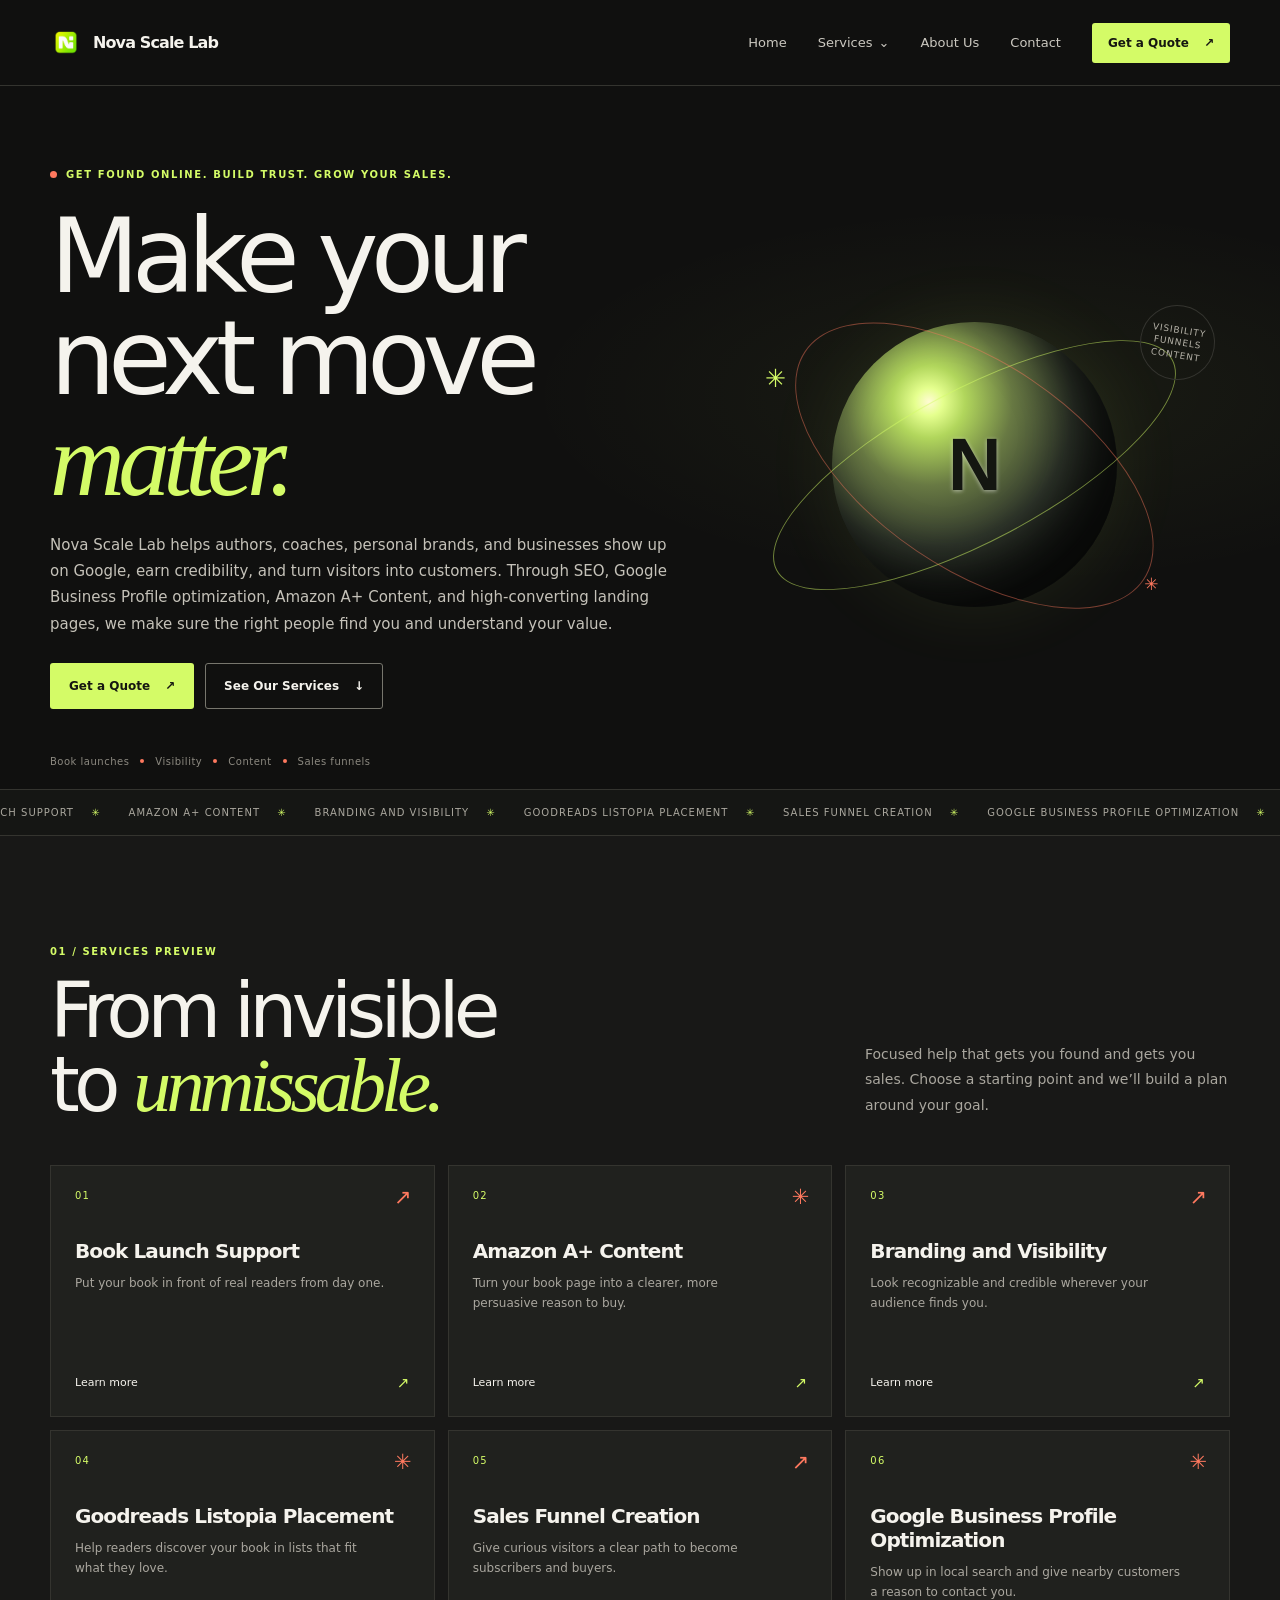
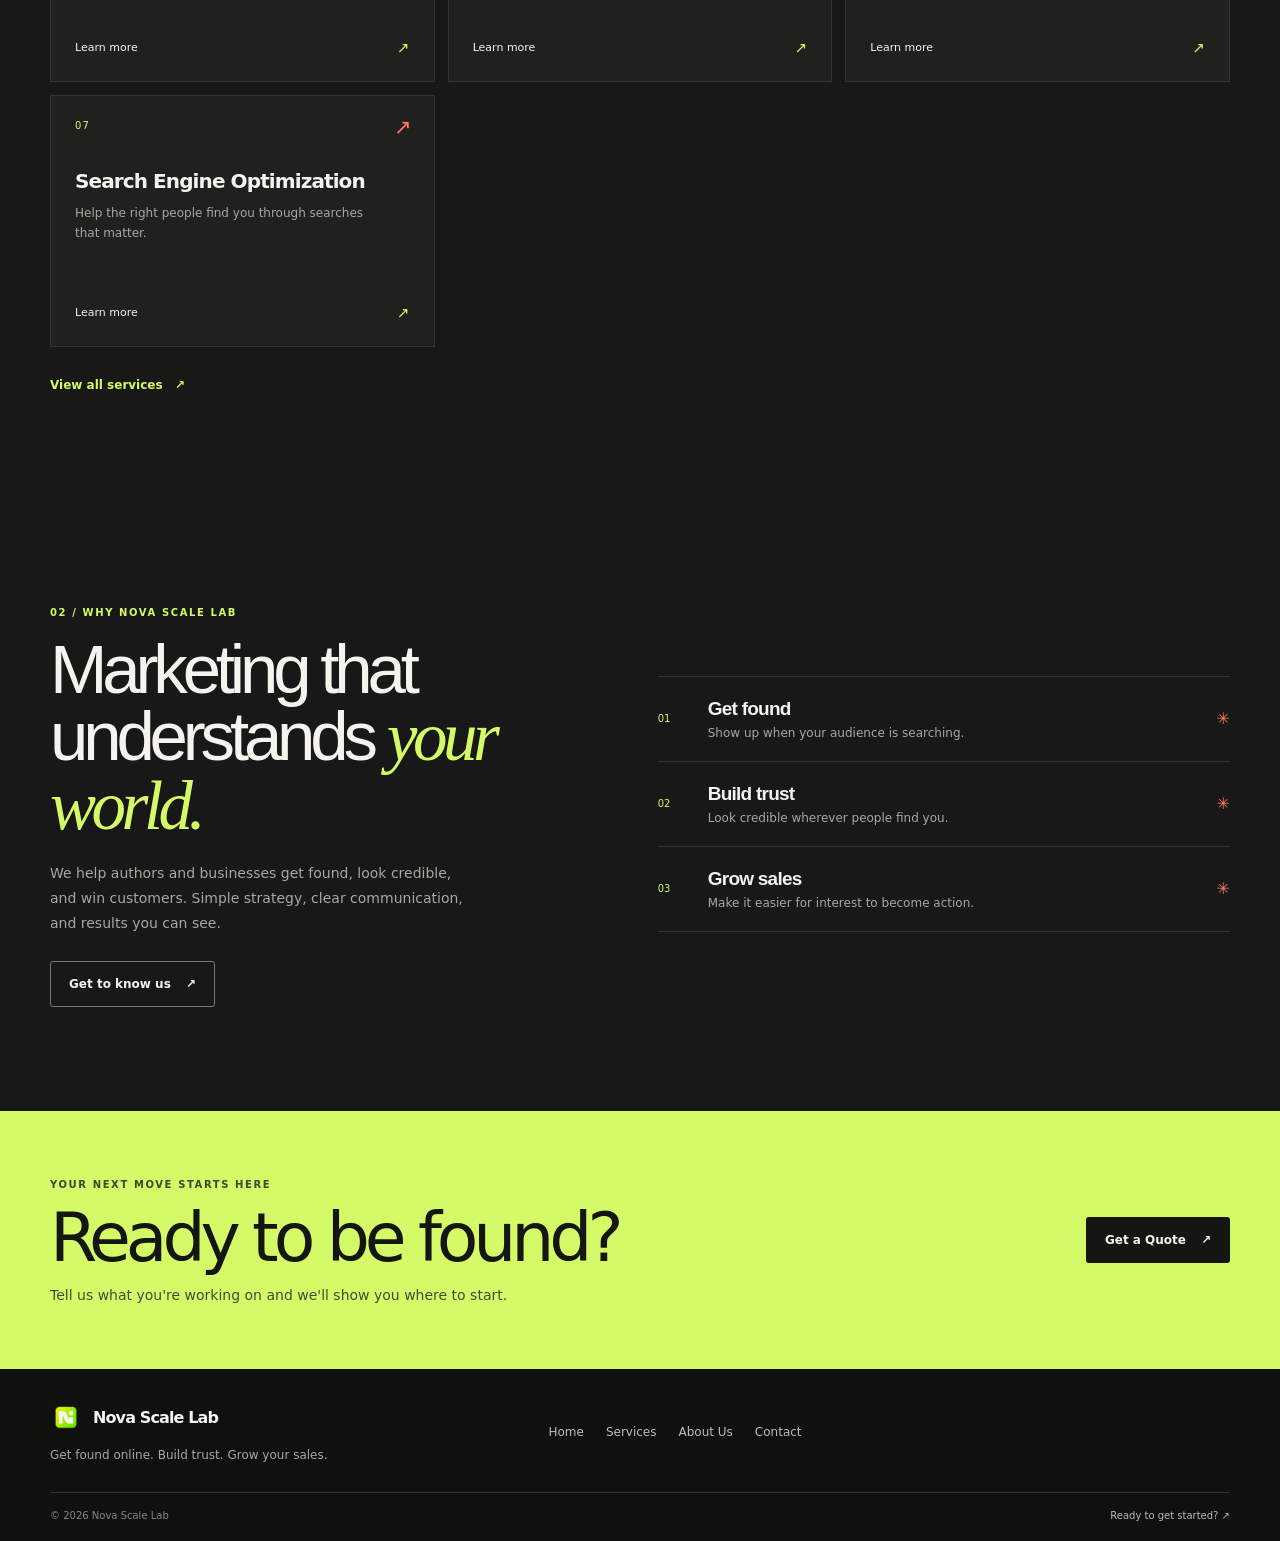
<file: index.html>
<!doctype html>
<html lang="en">
    <head>
        <meta charset="utf-8">
        <meta name="viewport" content="width=device-width, initial-scale=1">
        <meta name="theme-color" content="#10100f">
        <link rel="icon" type="image/png" href="favicon.png">
        <meta name="description" content="Get found online, build trust, and grow sales with Nova Scale Lab. SEO, book launch support, brand visibility, and digital growth services.">
        <title>Home | Nova Scale Lab</title>
        <link rel="stylesheet" href="css/style.css">
        <link rel="stylesheet" href="css/home.css">
    </head>
    <body>
        <header class="site-header">
            <div class="wrap header-inner">
                <a class="brand" href="index.html" aria-label="Nova Scale Lab home">
                    <span class="brand-mark" aria-hidden="true"></span>
                    <span>Nova Scale Lab</span>
                </a>
                <button class="menu-toggle" type="button" aria-expanded="false" aria-controls="primary-nav">
                    <span class="menu-lines" aria-hidden="true">☰</span>
                    <span class="sr-only">Open menu</span>
                </button>
                <nav class="primary-nav" id="primary-nav" aria-label="Main navigation">
                    <a href="index.html">Home</a>
                    <div class="nav-services">
                        <a class="nav-services-link" href="services.html">Services <span aria-hidden="true">⌄</span></a>
                        <div class="service-dropdown">
                            <a href="book-launch-support.html">Book Launch Support</a>
                            <a href="amazon-a-plus-content.html">Amazon A+ Content</a>
                            <a href="branding-visibility.html">Branding and Visibility</a>
                            <a href="goodreads-listopia-placement.html">Goodreads Listopia Placement</a>
                            <a href="sales-funnel-creation.html">Sales Funnel Creation</a>
                            <a href="google-business-profile-optimization.html">Google Business Profile Optimization</a>
                            <a href="search-engine-optimization.html">Search Engine Optimization</a>
                        </div>
                    </div>
                    <a href="about.html">About Us</a>
                    <a href="contact.html">Contact</a>
                    <a class="button button-primary nav-quote" href="contact.html">Get a Quote <span aria-hidden="true">↗</span></a>
                </nav>
            </div>
        </header>
        <main>
            <section class="home-hero">
                <div class="wrap hero-layout">
                    <div class="hero-copy">
                        <span class="eyebrow">
                            <span class="eyebrow-dot"></span> Get found online. Build trust. Grow your sales.
                        </span>
                        <h1>Make your next move <em>matter.</em></h1>
                        <p>Nova Scale Lab helps authors, coaches, personal brands, and businesses show up on Google, earn credibility, and turn visitors into customers. Through SEO, Google Business Profile optimization, Amazon A+ Content, and high-converting landing pages, we make sure the right people find you and understand your value.</p>
                        <div class="hero-actions">
                            <a class="button button-primary" href="contact.html">Get a Quote <span aria-hidden="true">↗</span></a>
                            <a class="button button-outline" href="#services-preview">See Our Services <span aria-hidden="true">↓</span></a>
                        </div>
                        <div class="hero-proof">
                            <span>Book launches</span><i></i>
                            <span>Visibility</span><i></i>
                            <span>Content</span><i></i>
                            <span>Sales funnels</span>
                        </div>
                    </div>
                    <div class="hero-art" aria-label="Abstract Nova Scale Lab visibility graphic">
                        <div class="art-orbit orbit-one"></div>
                        <div class="art-orbit orbit-two"></div>
                        <div class="art-sun">
                            <span>N</span>
                        </div>
                        <div class="art-caption">VISIBILITY<br>FUNNELS<br>CONTENT</div>
                        <span class="art-star star-one">✳</span>
                        <span class="art-star star-two">✳</span>
                    </div>
                </div>
                <!-- <a class="scroll-cue" href="#services-preview">
                    <span>Explore what we do</span><span class="scroll-arrow" aria-hidden="true">↓</span>
                </a> -->
            </section>
            <div class="service-ticker" aria-label="Our services">
                <div class="wrap ticker-track">
                    <span>Book Launch Support <b>✳</b></span>
                    <span>Amazon A+ Content <b>✳</b></span>
                    <span>Branding and Visibility <b>✳</b></span>
                    <span>Goodreads Listopia Placement <b>✳</b></span>
                    <span>Sales Funnel Creation <b>✳</b></span>
                    <span>Google Business Profile Optimization <b>✳</b></span>
                    <span>Search Engine Optimization <b>✳</b></span>
                </div>
            </div>
            <section class="home-services section-pad" id="services-preview">
                <div class="wrap">
                    <div class="section-intro"><div>
                        <span class="eyebrow">01 / Services preview</span>
                        <h2>From invisible<br>to <em>unmissable.</em></h2></div>
                        <p>Focused help that gets you found and gets you sales. Choose a starting point and we’ll build a plan around your goal.</p>
                    </div>
                    <div class="service-card-grid">
                        <a class="service-card" href="book-launch-support.html">
                            <span class="card-number">01</span>
                            <span class="card-icon" aria-hidden="true">↗</span>
                            <h3>Book Launch Support</h3>
                            <p>Put your book in front of real readers from day one.</p>
                            <span class="card-link">Learn more <b aria-hidden="true">↗</b></span>
                        </a>
                        <a class="service-card" href="amazon-a-plus-content.html">
                            <span class="card-number">02</span>
                            <span class="card-icon" aria-hidden="true">✳</span>
                            <h3>Amazon A+ Content</h3>
                            <p>Turn your book page into a clearer, more persuasive reason to buy.</p>
                            <span class="card-link">Learn more <b aria-hidden="true">↗</b></span>
                        </a>
                        <a class="service-card" href="branding-visibility.html">
                            <span class="card-number">03</span>
                            <span class="card-icon" aria-hidden="true">↗</span>
                            <h3>Branding and Visibility</h3>
                            <p>Look recognizable and credible wherever your audience finds you.</p>
                            <span class="card-link">Learn more <b aria-hidden="true">↗</b></span>
                        </a>
                        <a class="service-card" href="goodreads-listopia-placement.html">
                            <span class="card-number">04</span>
                            <span class="card-icon" aria-hidden="true">✳</span>
                            <h3>Goodreads Listopia Placement</h3>
                            <p>Help readers discover your book in lists that fit what they love.</p>
                            <span class="card-link">Learn more <b aria-hidden="true">↗</b></span>
                        </a>
                        <a class="service-card" href="sales-funnel-creation.html">
                            <span class="card-number">05</span>
                            <span class="card-icon" aria-hidden="true">↗</span>
                            <h3>Sales Funnel Creation</h3>
                            <p>Give curious visitors a clear path to become subscribers and buyers.</p>
                            <span class="card-link">Learn more <b aria-hidden="true">↗</b></span>
                        </a>
                        <a class="service-card" href="google-business-profile-optimization.html">
                            <span class="card-number">06</span>
                            <span class="card-icon" aria-hidden="true">✳</span>
                            <h3>Google Business Profile Optimization</h3>
                            <p>Show up in local search and give nearby customers a reason to contact you.</p>
                            <span class="card-link">Learn more <b aria-hidden="true">↗</b></span>
                        </a>
                        <a class="service-card" href="search-engine-optimization.html">
                            <span class="card-number">07</span>
                            <span class="card-icon" aria-hidden="true">↗</span>
                            <h3>Search Engine Optimization</h3>
                            <p>Help the right people find you through searches that matter.</p>
                            <span class="card-link">Learn more <b aria-hidden="true">↗</b></span>
                        </a>
                    </div>
                    <div class="section-action">
                        <a class="text-link" href="services.html">View all services <span aria-hidden="true">↗</span></a>
                    </div>
                </div>
            </section>
            <section class="why-section section-pad">
                <div class="wrap why-layout">
                    <div>
                        <span class="eyebrow">02 / Why Nova Scale Lab</span>
                        <h2>Marketing that understands <em>your world.</em></h2>
                        <p>We help authors and businesses get found, look credible, and win customers. Simple strategy, clear communication, and results you can see.</p>
                        <a class="button button-outline" href="about.html">Get to know us <span aria-hidden="true">↗</span></a>
                    </div>
                    <div class="promise-list">
                        <article>
                            <span>01</span>
                            <div>
                                <h3>Get found</h3>
                                <p>Show up when your audience is searching.</p>
                            </div>
                            <span class="promise-mark">✳</span>
                        </article>
                        <article>
                            <span>02</span>
                            <div>
                                <h3>Build trust</h3>
                                <p>Look credible wherever people find you.</p>
                            </div>
                            <span class="promise-mark">✳</span>
                        </article>
                        <article>
                            <span>03</span>
                            <div>
                                <h3>Grow sales</h3>
                                <p>Make it easier for interest to become action.</p>
                            </div>
                            <span class="promise-mark">✳</span>
                        </article>
                    </div>
                </div>
            </section>
            <section class="closing-cta">
                <div class="wrap cta-inner">
                    <div>
                        <span class="eyebrow">Your next move starts here</span>
                        <h2>Ready to be found?</h2>
                        <p>Tell us what you're working on and we'll show you where to start.</p>
                    </div>
                    <a class="button button-dark" href="contact.html">Get a Quote <span aria-hidden="true">↗</span></a>
                </div>
            </section>
        </main>
        <footer class="site-footer">
            <div class="wrap footer-main">
                <div>
                    <a class="brand" href="index.html">
                        <span class="brand-mark" aria-hidden="true"></span>
                        <span>Nova Scale Lab</span>
                    </a>
                    <p>Get found online. Build trust. Grow your sales.</p>
                </div>
                <nav class="footer-links" aria-label="Footer navigation">
                    <a href="index.html">Home</a>
                    <a href="services.html">Services</a>
                    <a href="about.html">About Us</a>
                    <a href="contact.html">Contact</a>
                </nav>
                <!-- <a class="footer-email" href="mailto:hello@novascalelab.com">hello@novascalelab.com <span aria-hidden="true">↗</span></a>-->
            </div>
            <div class="wrap footer-bottom">
                <span>© <span data-year>2026</span> Nova Scale Lab</span>
                <a href="contact.html">Ready to get started? <span aria-hidden="true">↗</span></a>
            </div>
        </footer>
        <script src="js/home.js" defer></script>
        <script src="js/common.js" defer></script>
    </body>
</html>
</file>
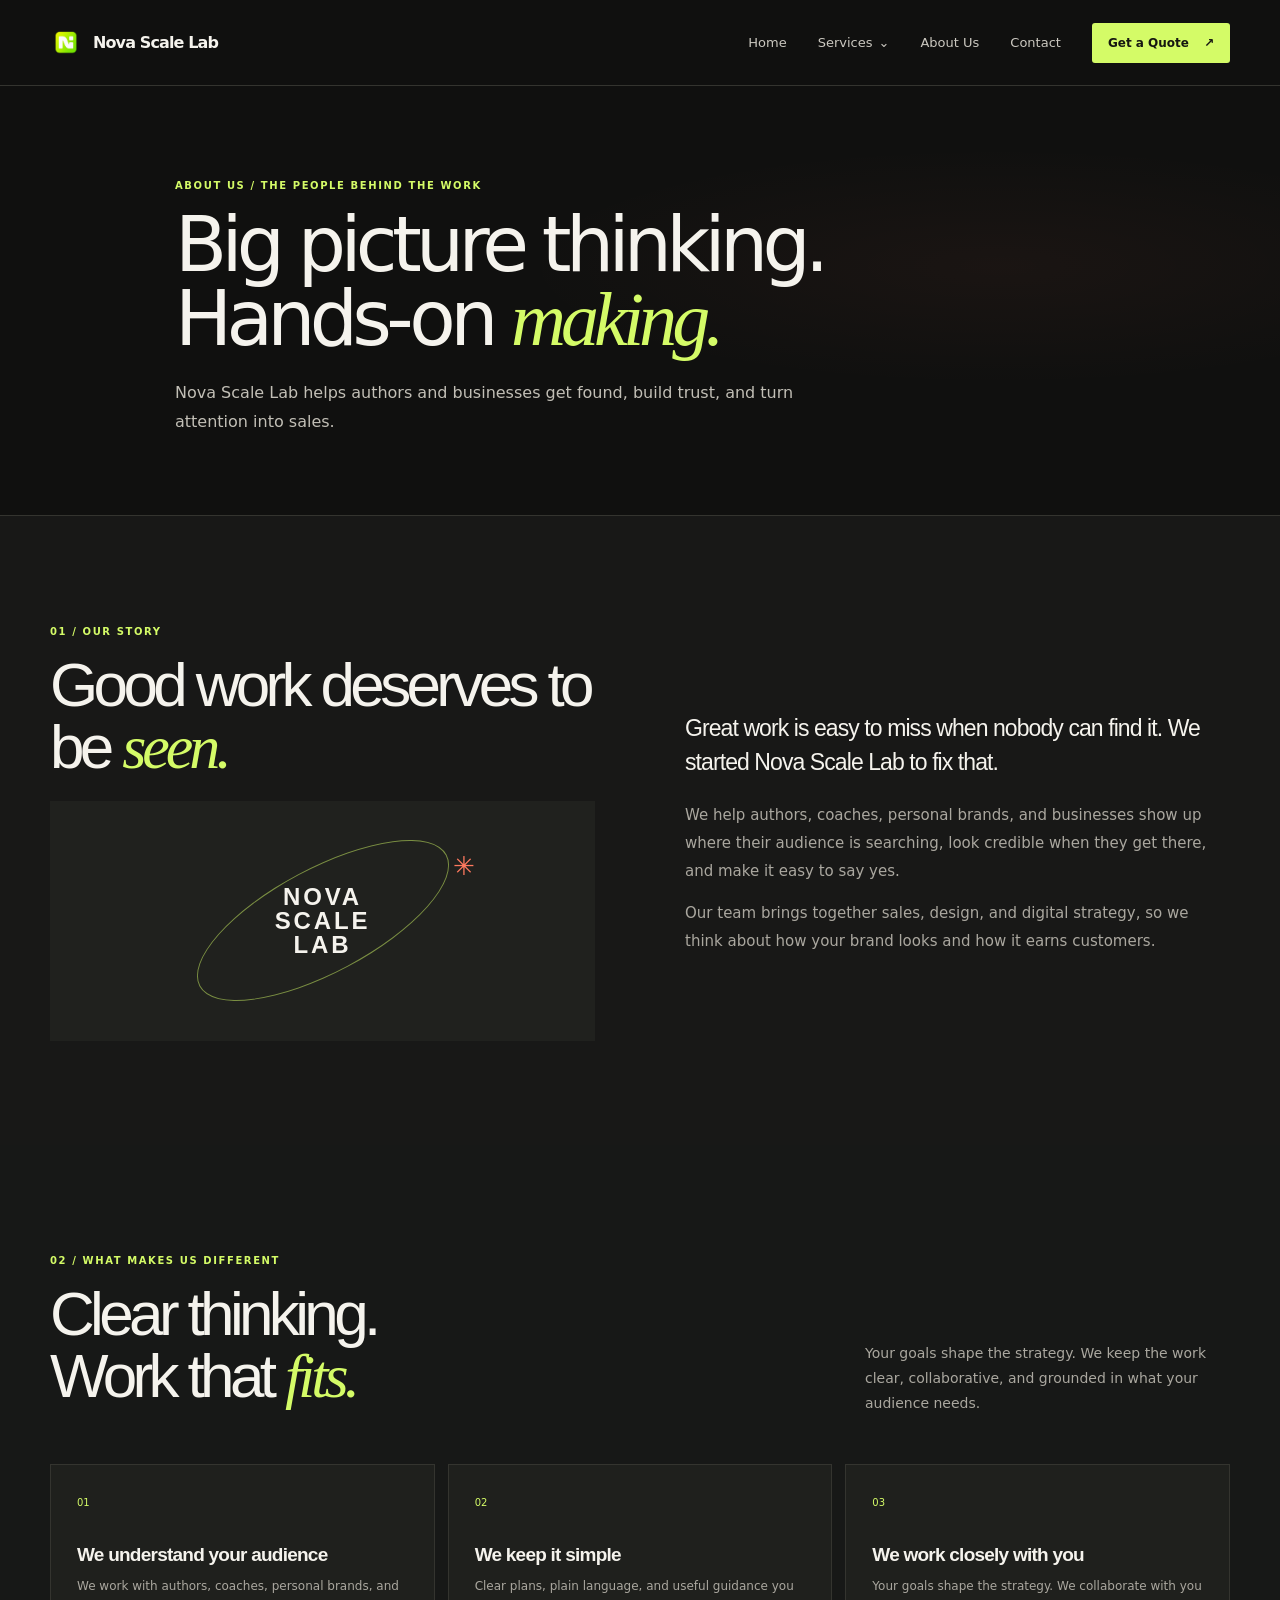
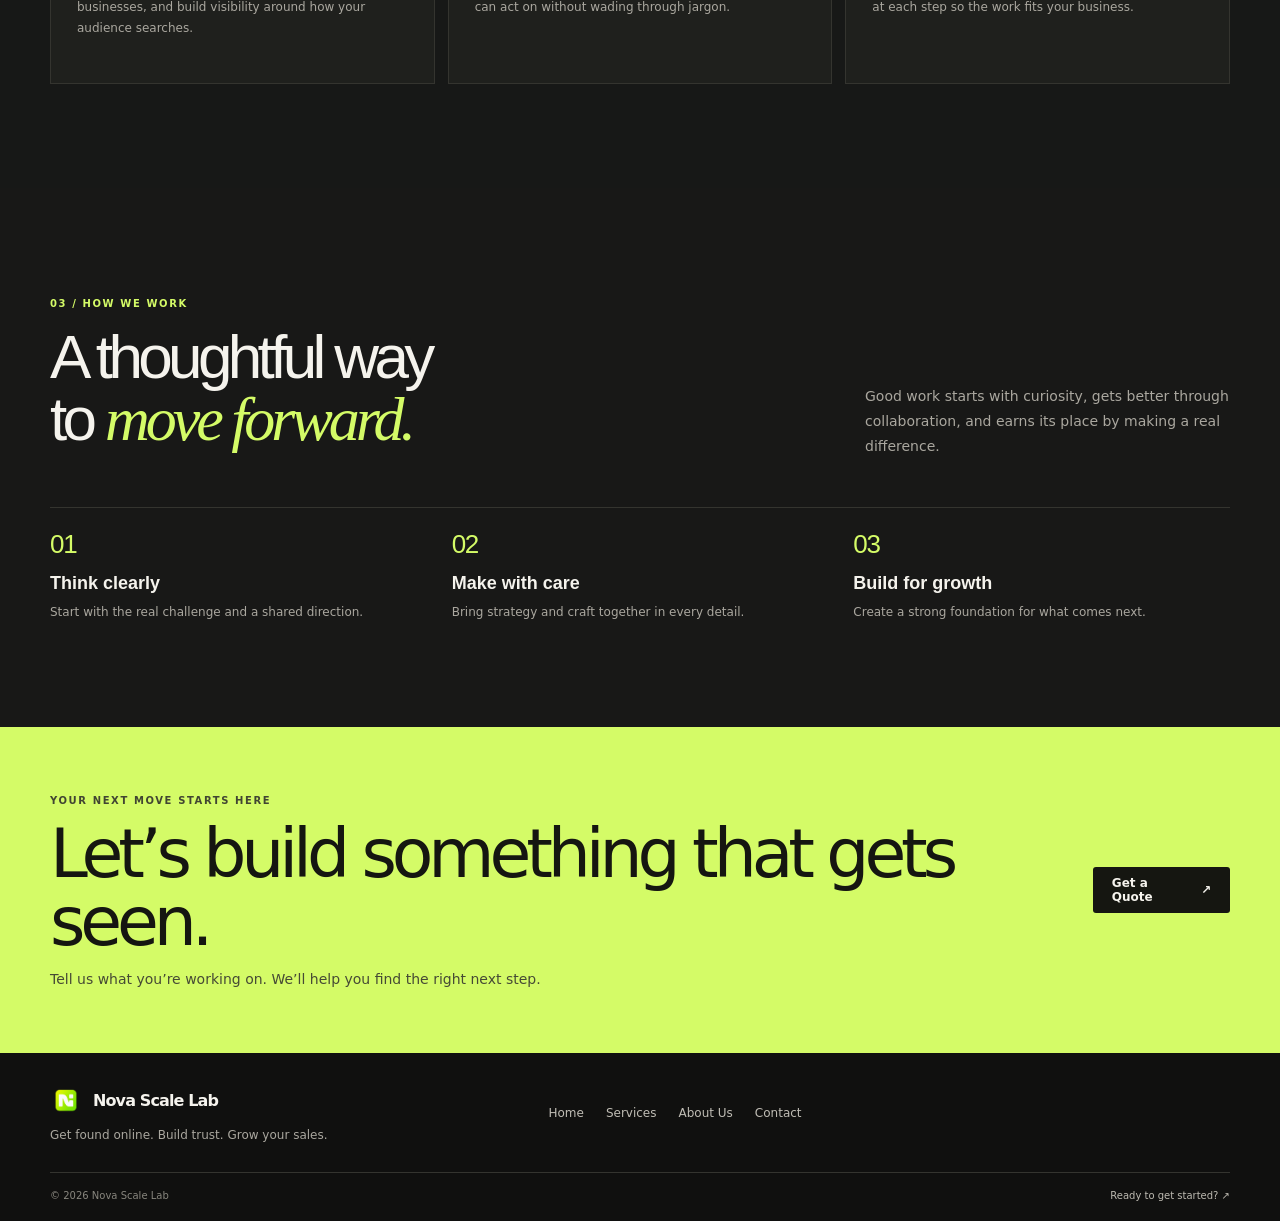
<file: about.html>
<!doctype html>
<html lang="en">
    <head>
        <meta charset="utf-8">
        <meta name="viewport" content="width=device-width, initial-scale=1">
        <meta name="theme-color" content="#10100f">
        <link rel="icon" type="image/png" href="favicon.png">
        <meta name="description" content="Meet Nova Scale Lab, a digital growth studio helping authors, coaches, personal brands, and businesses get seen.">
        <title>About Us | Nova Scale Lab</title>
        <link rel="stylesheet" href="css/style.css">
        <link rel="stylesheet" href="css/about.css">
    </head>
    <body>
        <header class="site-header">
            <div class="wrap header-inner">
                <a class="brand" href="index.html" aria-label="Nova Scale Lab home">
                    <span class="brand-mark" aria-hidden="true">✳</span><span>Nova Scale Lab</span>
                </a>
                <button class="menu-toggle" type="button" aria-expanded="false" aria-controls="primary-nav">
                    <span class="menu-lines" aria-hidden="true">☰</span>
                    <span class="sr-only">Open menu</span>
                </button>
                <nav class="primary-nav" id="primary-nav" aria-label="Main navigation">
                    <a href="index.html">Home</a>
                    <div class="nav-services">
                        <a class="nav-services-link" href="services.html">Services <span aria-hidden="true">⌄</span></a>
                        <div class="service-dropdown">
                            <a href="book-launch-support.html">Book Launch Support</a>
                            <a href="amazon-a-plus-content.html">Amazon A+ Content</a>
                            <a href="branding-visibility.html">Branding and Visibility</a>
                            <a href="goodreads-listopia-placement.html">Goodreads Listopia Placement</a>
                            <a href="sales-funnel-creation.html">Sales Funnel Creation</a>
                            <a href="google-business-profile-optimization.html">Google Business Profile Optimization</a>
                            <a href="search-engine-optimization.html">Search Engine Optimization</a>
                        </div>
                    </div>
                    <a href="about.html">About Us</a>
                    <a href="contact.html">Contact</a>
                    <a class="button button-primary nav-quote" href="contact.html">Get a Quote <span aria-hidden="true">↗</span></a>
                </nav>
            </div>
        </header>
        <main>
            <section class="page-hero about-page-hero">
                <div class="wrap page-hero-inner">
                    <span class="eyebrow">About us / The people behind the work</span>
                    <h1>Big picture thinking.<br>Hands-on <em>making.</em></h1>
                    <p>Nova Scale Lab helps authors and businesses get found, build trust, and turn attention into sales.</p>
                </div>
            </section>
            <section class="story-section section-pad">
                <div class="wrap story-layout">
                    <div class="story-heading">
                        <span class="eyebrow">01 / Our story</span>
                        <h2>Good work deserves to be <em>seen.</em></h2>
                        <div class="story-graphic" aria-hidden="true">
                            <span class="story-orbit"></span>
                            <span class="story-star">✳</span>
                            <span class="story-word">NOVA<br>SCALE<br>LAB</span>
                        </div>
                    </div>
                    <div class="story-copy">
                        <p class="lead">Great work is easy to miss when nobody can find it. We started Nova Scale Lab to fix that.</p>
                        <p>We help authors, coaches, personal brands, and businesses show up where their audience is searching, look credible when they get there, and make it easy to say yes.</p>
                        <p>Our team brings together sales, design, and digital strategy, so we think about how your brand looks and how it earns customers.</p>
                    </div>
                </div>
            </section>
            <section class="difference-section section-pad">
                <div class="wrap">
                    <div class="section-intro">
                        <div>
                            <span class="eyebrow">02 / What makes us different</span>
                            <h2>Clear thinking.<br>Work that <em>fits.</em></h2>
                        </div>
                        <p>Your goals shape the strategy. We keep the work clear, collaborative, and grounded in what your audience needs.</p>
                    </div>
                    <div class="difference-grid">
                        <article>
                            <span>01</span>
                            <h3>We understand your audience</h3>
                            <p>We work with authors, coaches, personal brands, and businesses, and build visibility around how your audience searches.</p>
                        </article>
                        <article>
                            <span>02</span>
                            <h3>We keep it simple</h3>
                            <p>Clear plans, plain language, and useful guidance you can act on without wading through jargon.</p>
                        </article>
                        <article>
                            <span>03</span>
                            <h3>We work closely with you</h3>
                            <p>Your goals shape the strategy. We collaborate with you at each step so the work fits your business.</p>
                        </article>
                    </div>
                </div>
            </section>
            <section class="how-section section-pad">
                <div class="wrap">
                    <div class="section-intro">
                        <div>
                            <span class="eyebrow">03 / How we work</span>
                            <h2>A thoughtful way<br>to <em>move forward.</em></h2>
                        </div>
                        <p>Good work starts with curiosity, gets better through collaboration, and earns its place by making a real difference.</p>
                    </div>
                    <div class="principle-grid">
                        <article>
                            <strong>01</strong>
                            <h3>Think clearly</h3>
                            <p>Start with the real challenge and a shared direction.</p>
                        </article>
                        <article>
                            <strong>02</strong>
                            <h3>Make with care</h3>
                            <p>Bring strategy and craft together in every detail.</p>
                        </article>
                        <article>
                            <strong>03</strong>
                            <h3>Build for growth</h3>
                            <p>Create a strong foundation for what comes next.</p>
                        </article>
                    </div>
                </div>
            </section>
            <section class="closing-cta">
                <div class="wrap cta-inner">
                    <div>
                        <span class="eyebrow">Your next move starts here</span>
                        <h2>Let’s build something that gets seen.</h2>
                        <p>Tell us what you’re working on. We’ll help you find the right next step.</p>
                    </div>
                    <a class="button button-dark" href="contact.html">Get a Quote <span aria-hidden="true">↗</span></a>
                </div>
            </section>
        </main>
        <footer class="site-footer">
            <div class="wrap footer-main">
                <div>
                    <a class="brand" href="index.html">
                        <span class="brand-mark" aria-hidden="true">✳</span><span>Nova Scale Lab</span>
                    </a>
                    <p>Get found online. Build trust. Grow your sales.</p>
                </div>
                <nav class="footer-links" aria-label="Footer navigation">
                    <a href="index.html">Home</a>
                    <a href="services.html">Services</a>
                    <a href="about.html">About Us</a>
                    <a href="contact.html">Contact</a>
                </nav>
                <!-- <a class="footer-email" href="mailto:hello@novascalelab.com">hello@novascalelab.com <span aria-hidden="true">↗</span></a>-->
            </div>
            <div class="wrap footer-bottom">
                <span>© <span data-year>2026</span> Nova Scale Lab</span>
                <a href="contact.html">Ready to get started? <span aria-hidden="true">↗</span></a>
            </div>
        </footer>
        <script src="js/common.js" defer></script>
    </body>
</html>
</file>
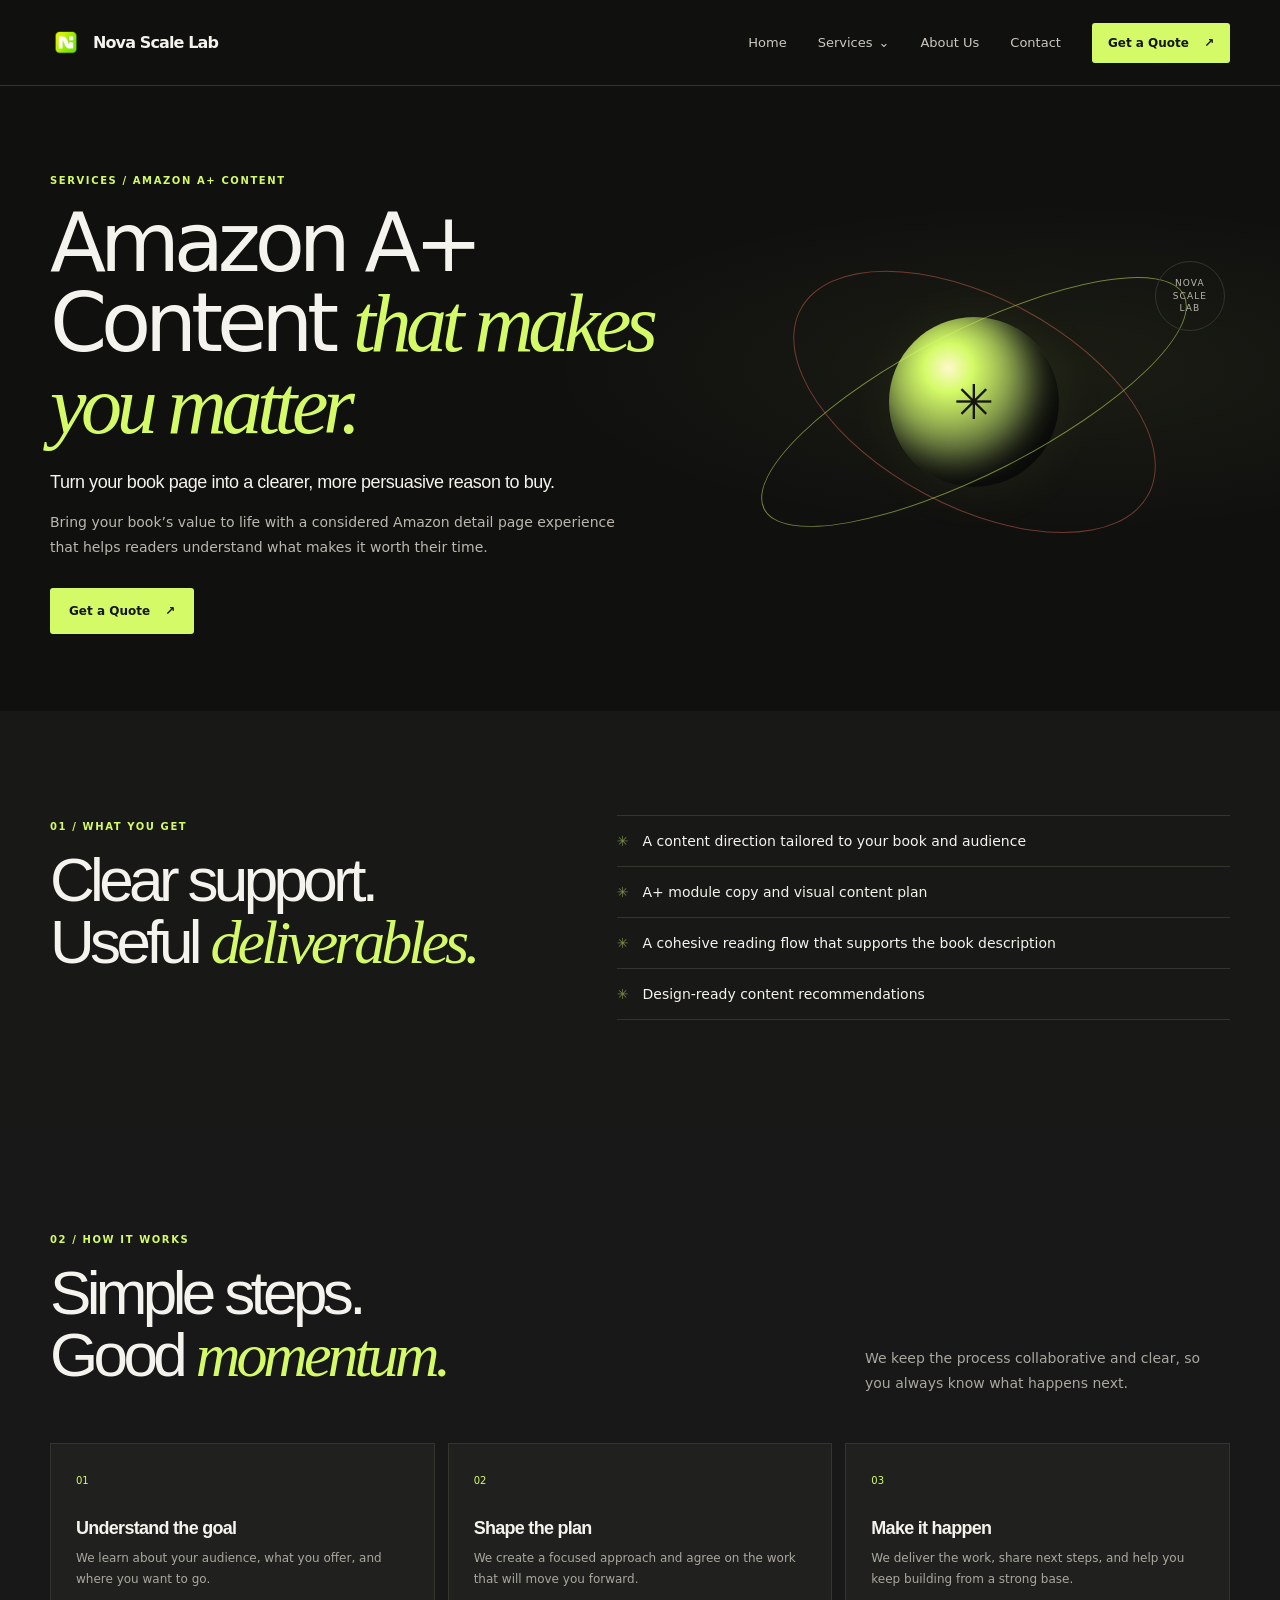
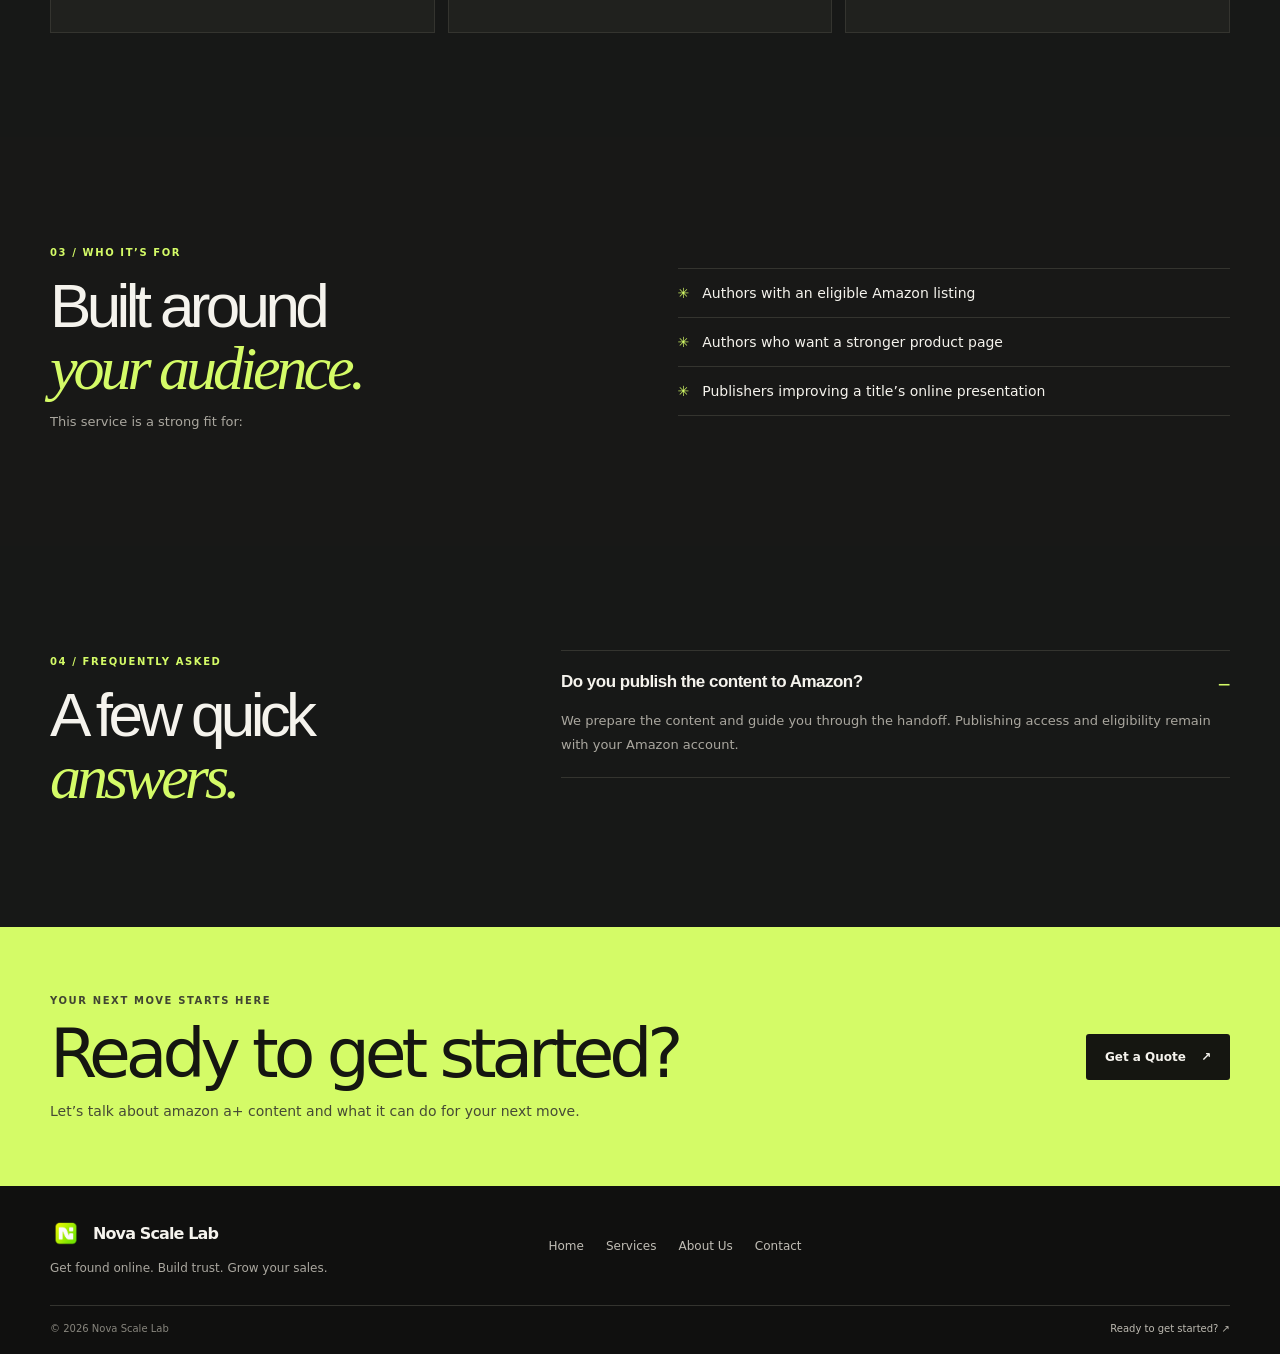
<file: amazon-a-plus-content.html>
<!doctype html>
<html lang="en">
    <head>
        <meta charset="utf-8">
        <meta name="viewport" content="width=device-width, initial-scale=1">
        <meta name="theme-color" content="#10100f">
        <link rel="icon" type="image/png" href="favicon.png">
        <meta name="description" content="Bring your book’s value to life with a considered Amazon detail page experience that helps readers understand what makes it worth their time.">
        <title>Amazon A+ Content | Nova Scale Lab</title>
        <link rel="stylesheet" href="css/style.css">
        <link rel="stylesheet" href="css/service-detail.css">
    </head>
    <body>
        <header class="site-header">
            <div class="wrap header-inner">
                <a class="brand" href="index.html" aria-label="Nova Scale Lab home">
                    <span class="brand-mark" aria-hidden="true">✳</span>
                    <span>Nova Scale Lab</span>
                </a>
                <button class="menu-toggle" type="button" aria-expanded="false" aria-controls="primary-nav">
                    <span class="menu-lines" aria-hidden="true">☰</span>
                    <span class="sr-only">Open menu</span>
                </button>
                <nav class="primary-nav" id="primary-nav" aria-label="Main navigation">
                    <a href="index.html">Home</a>
                    <div class="nav-services">
                        <a class="nav-services-link" href="services.html">Services <span aria-hidden="true">⌄</span></a>
                        <div class="service-dropdown">
                            <a href="book-launch-support.html">Book Launch Support</a>
                            <a href="amazon-a-plus-content.html">Amazon A+ Content</a>
                            <a href="branding-visibility.html">Branding and Visibility</a>
                            <a href="goodreads-listopia-placement.html">Goodreads Listopia Placement</a>
                            <a href="sales-funnel-creation.html">Sales Funnel Creation</a>
                            <a href="google-business-profile-optimization.html">Google Business Profile Optimization</a>
                            <a href="search-engine-optimization.html">Search Engine Optimization</a>
                        </div>
                    </div>
                    <a href="about.html">About Us</a>
                    <a href="contact.html">Contact</a>
                    <a class="button button-primary nav-quote" href="contact.html">Get a Quote <span aria-hidden="true">↗</span></a>
                </nav>
            </div>
        </header>
        <main>
            <section class="detail-hero">
                <div class="wrap detail-hero-grid">
                    <div>
                        <span class="eyebrow">Services / Amazon A+ Content</span>
                        <h1>Amazon A+ Content <em>that makes you matter.</em></h1>
                        <p class="detail-promise">Turn your book page into a clearer, more persuasive reason to buy.</p>
                        <p>Bring your book’s value to life with a considered Amazon detail page experience that helps readers understand what makes it worth their time.</p>
                        <a class="button button-primary" href="contact.html?service=amazon-a-plus-content">Get a Quote <span aria-hidden="true">↗</span></a>
                    </div>
                    <div class="detail-art" aria-hidden="true">
                        <span class="detail-art-ring"></span>
                        <span class="detail-art-core">✳</span>
                        <span class="detail-art-label">NOVA<br>SCALE<br>LAB</span>
                    </div>
                </div>
            </section>
            <section class="included-section section-pad">
                <div class="wrap detail-split">
                    <div>
                        <span class="eyebrow">01 / What you get</span>
                        <h2>Clear support.<br>Useful <em>deliverables.</em></h2>
                    </div>
                    <ul class="included-list">
                        <li><span>✳</span>A content direction tailored to your book and audience</li>
                        <li><span>✳</span>A+ module copy and visual content plan</li>
                        <li><span>✳</span>A cohesive reading flow that supports the book description</li>
                        <li><span>✳</span>Design-ready content recommendations</li>
                    </ul>
                </div>
            </section>
            <section class="process-section section-pad">
                <div class="wrap">
                    <div class="section-intro">
                        <div>
                            <span class="eyebrow">02 / How it works</span>
                            <h2>Simple steps.<br>Good <em>momentum.</em></h2>
                        </div>
                        <p>We keep the process collaborative and clear, so you always know what happens next.</p>
                    </div>
                    <div class="process-grid">
                        <article>
                            <span>01</span>
                            <h3>Understand the goal</h3>
                            <p>We learn about your audience, what you offer, and where you want to go.</p>
                        </article>
                        <article>
                            <span>02</span>
                            <h3>Shape the plan</h3>
                            <p>We create a focused approach and agree on the work that will move you forward.</p>
                        </article>
                        <article>
                            <span>03</span>
                            <h3>Make it happen</h3>
                            <p>We deliver the work, share next steps, and help you keep building from a strong base.</p>
                        </article>
                    </div>
                </div>
            </section>
            <section class="audience-section section-pad">
                <div class="wrap audience-layout">
                    <div>
                        <span class="eyebrow">03 / Who it’s for</span>
                        <h2>Built around<br><em>your audience.</em></h2>
                        <p>This service is a strong fit for:</p>
                    </div>
                    <ul class="audience-list">
                        <li>Authors with an eligible Amazon listing</li>
                        <li>Authors who want a stronger product page</li>
                        <li>Publishers improving a title’s online presentation</li>
                    </ul>
                </div>
            </section>
            <section class="faq-section section-pad">
                <div class="wrap faq-layout">
                    <div>
                        <span class="eyebrow">04 / Frequently asked</span>
                        <h2>A few quick <em>answers.</em></h2>
                    </div>
                    <details class="faq-item" open>
                        <summary>Do you publish the content to Amazon?</summary>
                        <p>We prepare the content and guide you through the handoff. Publishing access and eligibility remain with your Amazon account.</p>
                    </details>
                </div>
            </section>
            <section class="closing-cta">
                <div class="wrap cta-inner">
                    <div>
                        <span class="eyebrow">Your next move starts here</span>
                        <h2>Ready to get started?</h2>
                        <p>Let’s talk about amazon a+ content and what it can do for your next move.</p>
                    </div>
                    <a class="button button-dark" href="contact.html">Get a Quote <span aria-hidden="true">↗</span></a>
                </div>
            </section>
        </main>
        <footer class="site-footer">
            <div class="wrap footer-main">
                <div>
                    <a class="brand" href="index.html">
                        <span class="brand-mark" aria-hidden="true">✳</span>
                        <span>Nova Scale Lab</span>
                    </a>
                    <p>Get found online. Build trust. Grow your sales.</p>
                </div>
                <nav class="footer-links" aria-label="Footer navigation">
                    <a href="index.html">Home</a>
                    <a href="services.html">Services</a>
                    <a href="about.html">About Us</a>
                    <a href="contact.html">Contact</a>
                </nav>
                <!-- <a class="footer-email" href="mailto:hello@novascalelab.com">hello@novascalelab.com <span aria-hidden="true">↗</span></a>-->
            </div>
            <div class="wrap footer-bottom">
                <span>© <span data-year>2026</span> Nova Scale Lab</span>
                <a href="contact.html">Ready to get started? <span aria-hidden="true">↗</span></a>
            </div>
        </footer>
        <script src="js/service-detail.js" defer></script>
        <script src="js/common.js" defer></script>
        <script src="js/service-detail.js" defer></script>
    </body>
</html>
</file>
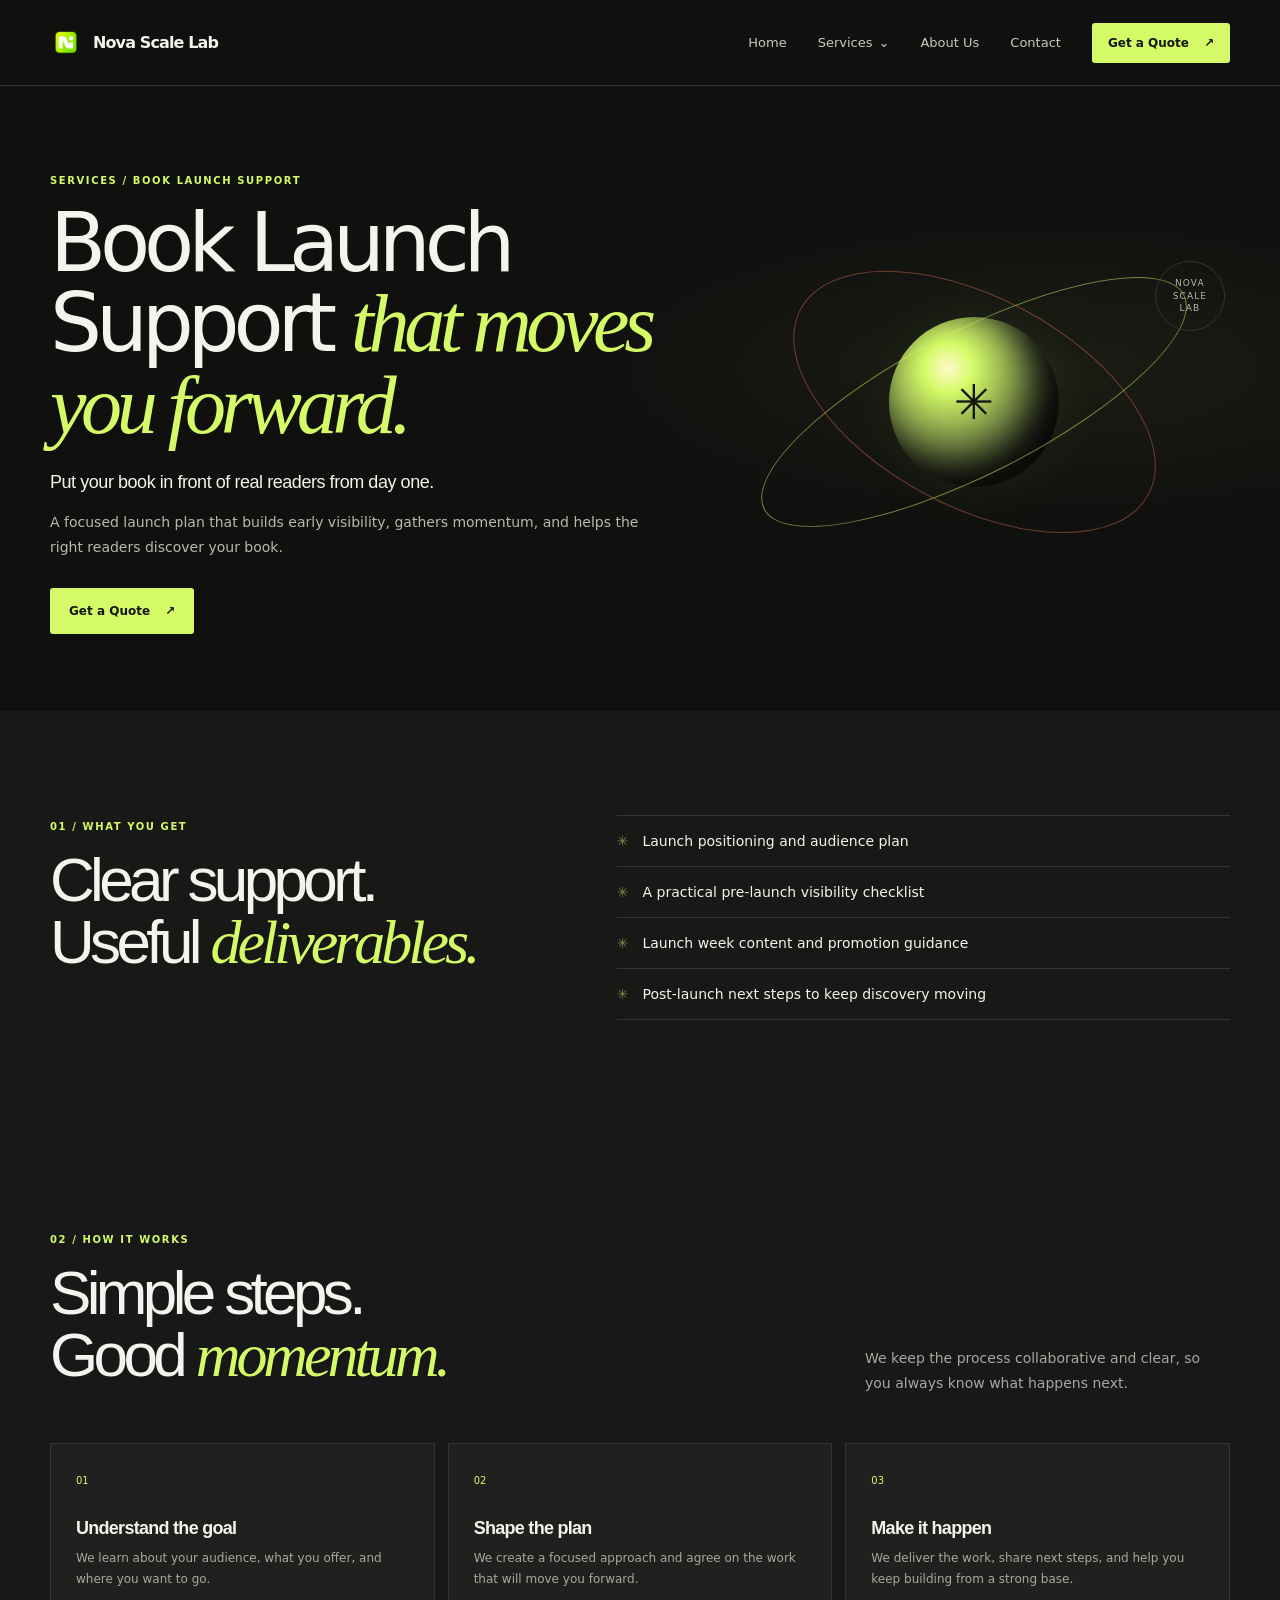
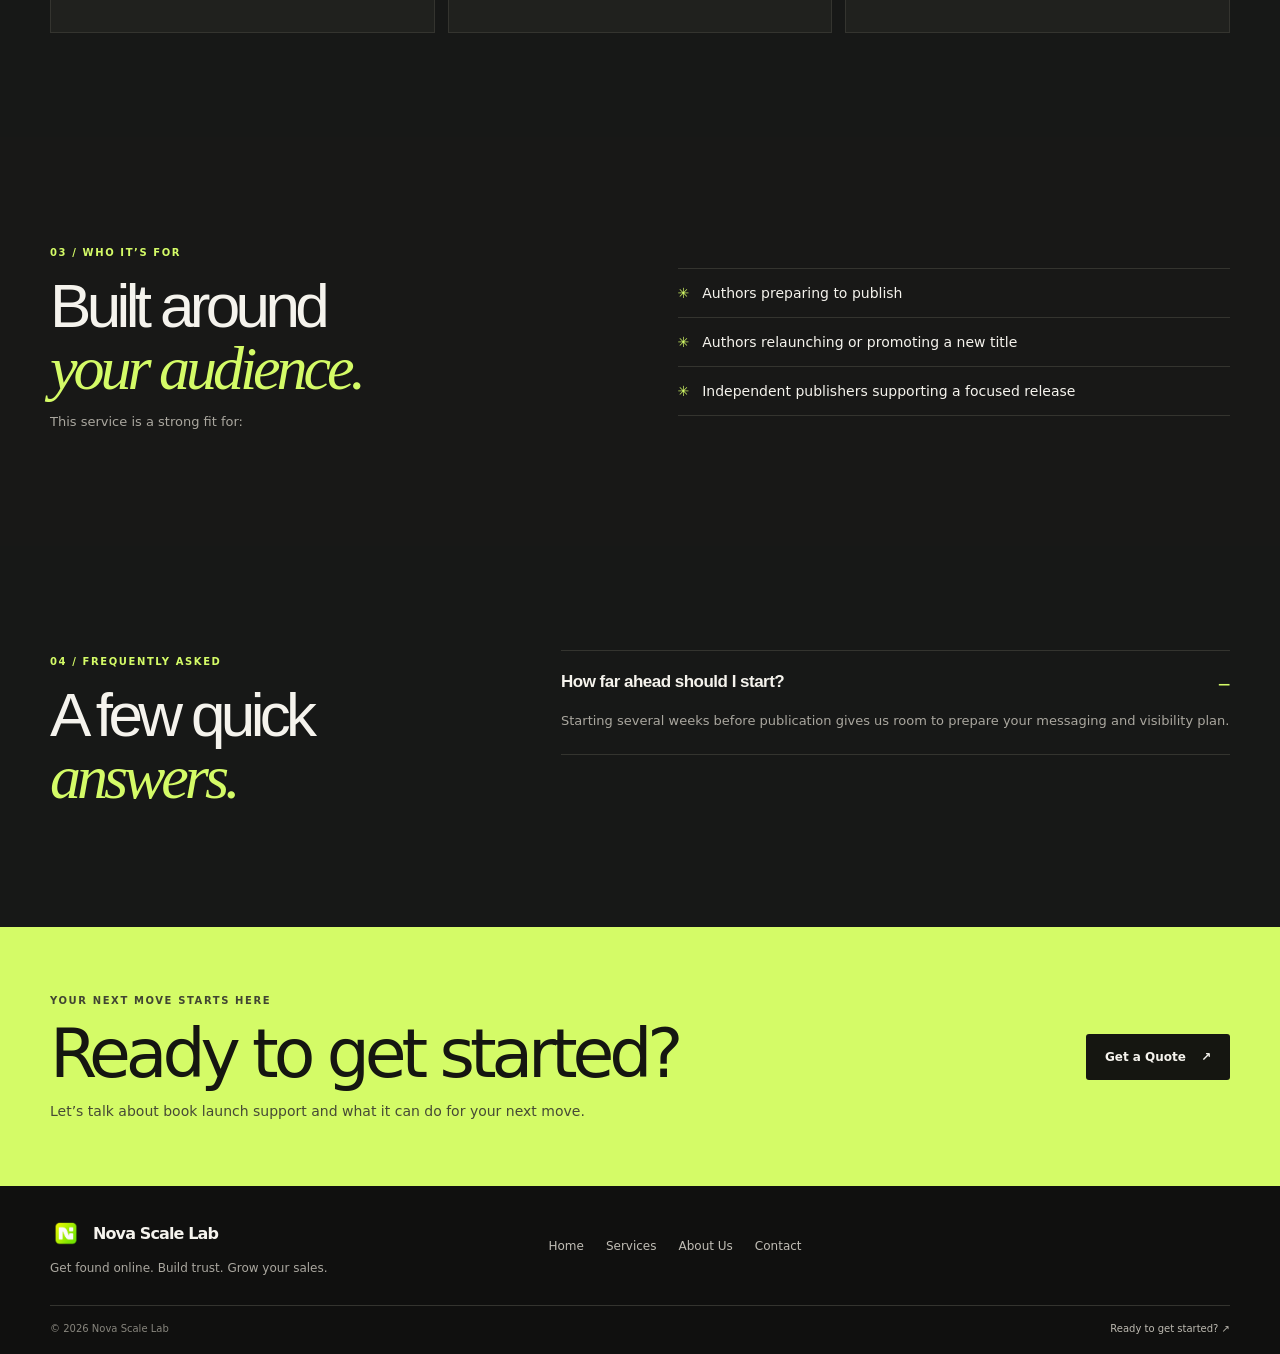
<file: book-launch-support.html>
<!doctype html>
<html lang="en">
    <head>
        <meta charset="utf-8">
        <meta name="viewport" content="width=device-width, initial-scale=1">
        <meta name="theme-color" content="#10100f">
        <link rel="icon" type="image/png" href="favicon.png">
        <meta name="description" content="A focused launch plan that builds early visibility, gathers momentum, and helps the right readers discover your book.">
        <title>Book Launch Support | Nova Scale Lab</title>
        <link rel="stylesheet" href="css/style.css">
        <link rel="stylesheet" href="css/service-detail.css">
    </head>
    <body>
        <header class="site-header">
            <div class="wrap header-inner">
                <a class="brand" href="index.html" aria-label="Nova Scale Lab home">
                    <span class="brand-mark" aria-hidden="true">✳</span>
                    <span>Nova Scale Lab</span>
                </a>
                <button class="menu-toggle" type="button" aria-expanded="false" aria-controls="primary-nav">
                    <span class="menu-lines" aria-hidden="true">☰</span>
                    <span class="sr-only">Open menu</span>
                </button>
                <nav class="primary-nav" id="primary-nav" aria-label="Main navigation">
                    <a href="index.html">Home</a>
                    <div class="nav-services">
                        <a class="nav-services-link" href="services.html">Services <span aria-hidden="true">⌄</span></a>
                        <div class="service-dropdown">
                            <a href="book-launch-support.html">Book Launch Support</a>
                            <a href="amazon-a-plus-content.html">Amazon A+ Content</a>
                            <a href="branding-visibility.html">Branding and Visibility</a>
                            <a href="goodreads-listopia-placement.html">Goodreads Listopia Placement</a>
                            <a href="sales-funnel-creation.html">Sales Funnel Creation</a>
                            <a href="google-business-profile-optimization.html">Google Business Profile Optimization</a>
                            <a href="search-engine-optimization.html">Search Engine Optimization</a>
                        </div>
                    </div>
                    <a href="about.html">About Us</a>
                    <a href="contact.html">Contact</a>
                    <a class="button button-primary nav-quote" href="contact.html">Get a Quote <span aria-hidden="true">↗</span></a>
                </nav>
            </div>
        </header>
        <main>
            <section class="detail-hero">
                <div class="wrap detail-hero-grid">
                    <div>
                        <span class="eyebrow">Services / Book Launch Support</span>
                        <h1>Book Launch Support <em>that moves you forward.</em></h1>
                        <p class="detail-promise">Put your book in front of real readers from day one.</p>
                        <p>A focused launch plan that builds early visibility, gathers momentum, and helps the right readers discover your book.</p>
                        <a class="button button-primary" href="contact.html?service=book-launch-support">Get a Quote <span aria-hidden="true">↗</span></a>
                    </div>
                    <div class="detail-art" aria-hidden="true">
                        <span class="detail-art-ring"></span>
                        <span class="detail-art-core">✳</span>
                        <span class="detail-art-label">NOVA<br>SCALE<br>LAB</span>
                    </div>
                </div>
            </section>
            <section class="included-section section-pad">
                <div class="wrap detail-split">
                    <div><span class="eyebrow">01 / What you get</span>
                        <h2>Clear support.<br>Useful <em>deliverables.</em></h2>
                    </div>
                    <ul class="included-list">
                        <li><span>✳</span>Launch positioning and audience plan</li>
                        <li><span>✳</span>A practical pre-launch visibility checklist</li>
                        <li><span>✳</span>Launch week content and promotion guidance</li>
                        <li><span>✳</span>Post-launch next steps to keep discovery moving</li>
                    </ul>
                </div>
            </section>
            <section class="process-section section-pad">
                <div class="wrap">
                    <div class="section-intro">
                        <div>
                            <span class="eyebrow">02 / How it works</span>
                            <h2>Simple steps.<br>Good <em>momentum.</em></h2>
                        </div>
                        <p>We keep the process collaborative and clear, so you always know what happens next.</p>
                    </div>
                    <div class="process-grid">
                        <article>
                            <span>01</span>
                            <h3>Understand the goal</h3>
                            <p>We learn about your audience, what you offer, and where you want to go.</p>
                        </article>
                        <article>
                            <span>02</span>
                            <h3>Shape the plan</h3>
                            <p>We create a focused approach and agree on the work that will move you forward.</p>
                        </article>
                        <article>
                            <span>03</span>
                            <h3>Make it happen</h3>
                            <p>We deliver the work, share next steps, and help you keep building from a strong base.</p>
                        </article>
                    </div>
                </div>
            </section>
            <section class="audience-section section-pad">
                <div class="wrap audience-layout">
                    <div>
                        <span class="eyebrow">03 / Who it’s for</span>
                        <h2>Built around<br><em>your audience.</em></h2>
                        <p>This service is a strong fit for:</p>
                    </div>
                    <ul class="audience-list">
                        <li>Authors preparing to publish</li>
                        <li>Authors relaunching or promoting a new title</li>
                        <li>Independent publishers supporting a focused release</li>
                    </ul>
                </div>
            </section>
            <section class="faq-section section-pad">
                <div class="wrap faq-layout">
                    <div>
                        <span class="eyebrow">04 / Frequently asked</span>
                        <h2>A few quick <em>answers.</em></h2>
                    </div>
                    <details class="faq-item" open>
                        <summary>How far ahead should I start?</summary>
                        <p>Starting several weeks before publication gives us room to prepare your messaging and visibility plan.</p>
                    </details>
                </div>
            </section>
            <section class="closing-cta">
                <div class="wrap cta-inner">
                    <div>
                        <span class="eyebrow">Your next move starts here</span>
                        <h2>Ready to get started?</h2>
                        <p>Let’s talk about book launch support and what it can do for your next move.</p>
                    </div>
                    <a class="button button-dark" href="contact.html">Get a Quote <span aria-hidden="true">↗</span></a>
                </div>
            </section>
        </main>
        <footer class="site-footer">
            <div class="wrap footer-main">
                <div>
                    <a class="brand" href="index.html">
                        <span class="brand-mark" aria-hidden="true">✳</span>
                        <span>Nova Scale Lab</span>
                    </a>
                    <p>Get found online. Build trust. Grow your sales.</p>
                </div>
                <nav class="footer-links" aria-label="Footer navigation">
                    <a href="index.html">Home</a>
                    <a href="services.html">Services</a>
                    <a href="about.html">About Us</a>
                    <a href="contact.html">Contact</a>
                </nav>
                <!-- <a class="footer-email" href="mailto:hello@novascalelab.com">hello@novascalelab.com <span aria-hidden="true">↗</span></a>-->
            </div>
            <div class="wrap footer-bottom">
                <span>© <span data-year>2026</span> Nova Scale Lab</span>
                <a href="contact.html">Ready to get started? <span aria-hidden="true">↗</span></a>
            </div>
        </footer>
        <script src="js/service-detail.js" defer></script>
        <script src="js/common.js" defer></script>
        <script src="js/service-detail.js" defer></script>
    </body>
</html>
</file>
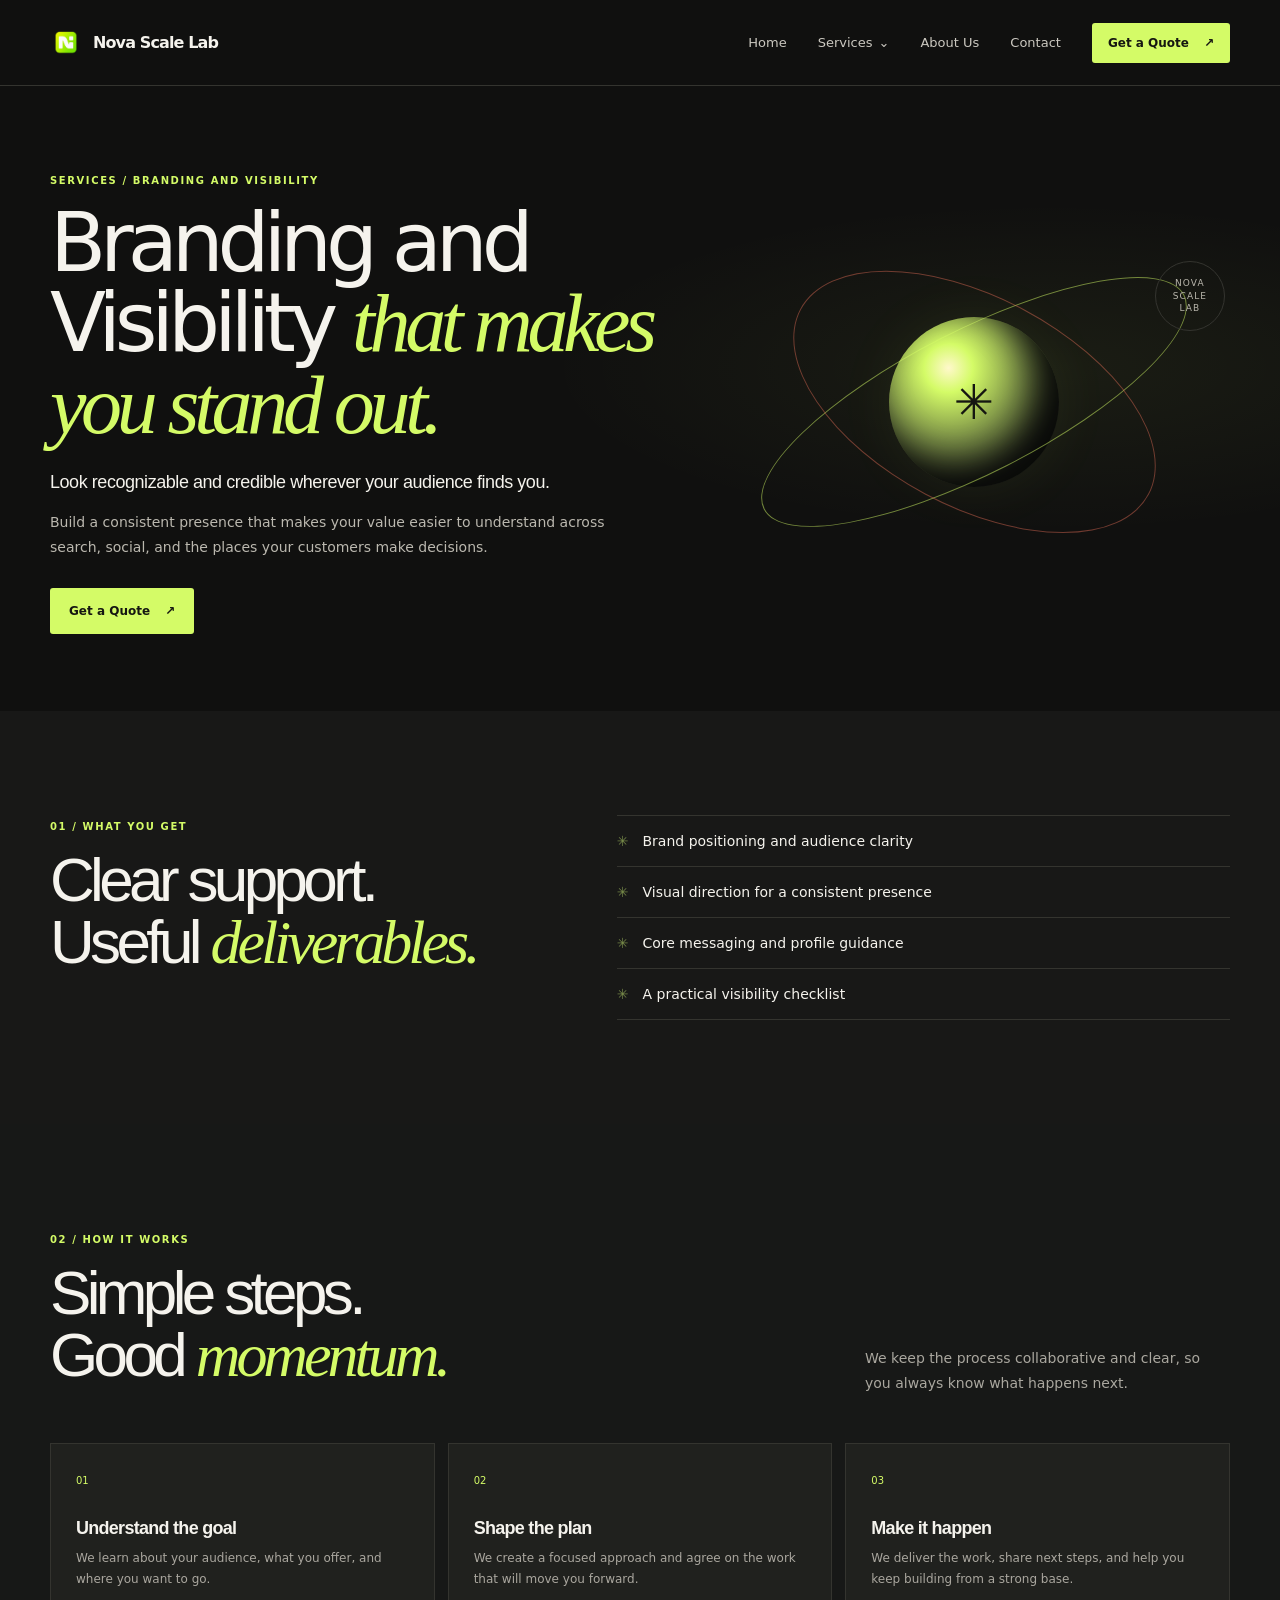
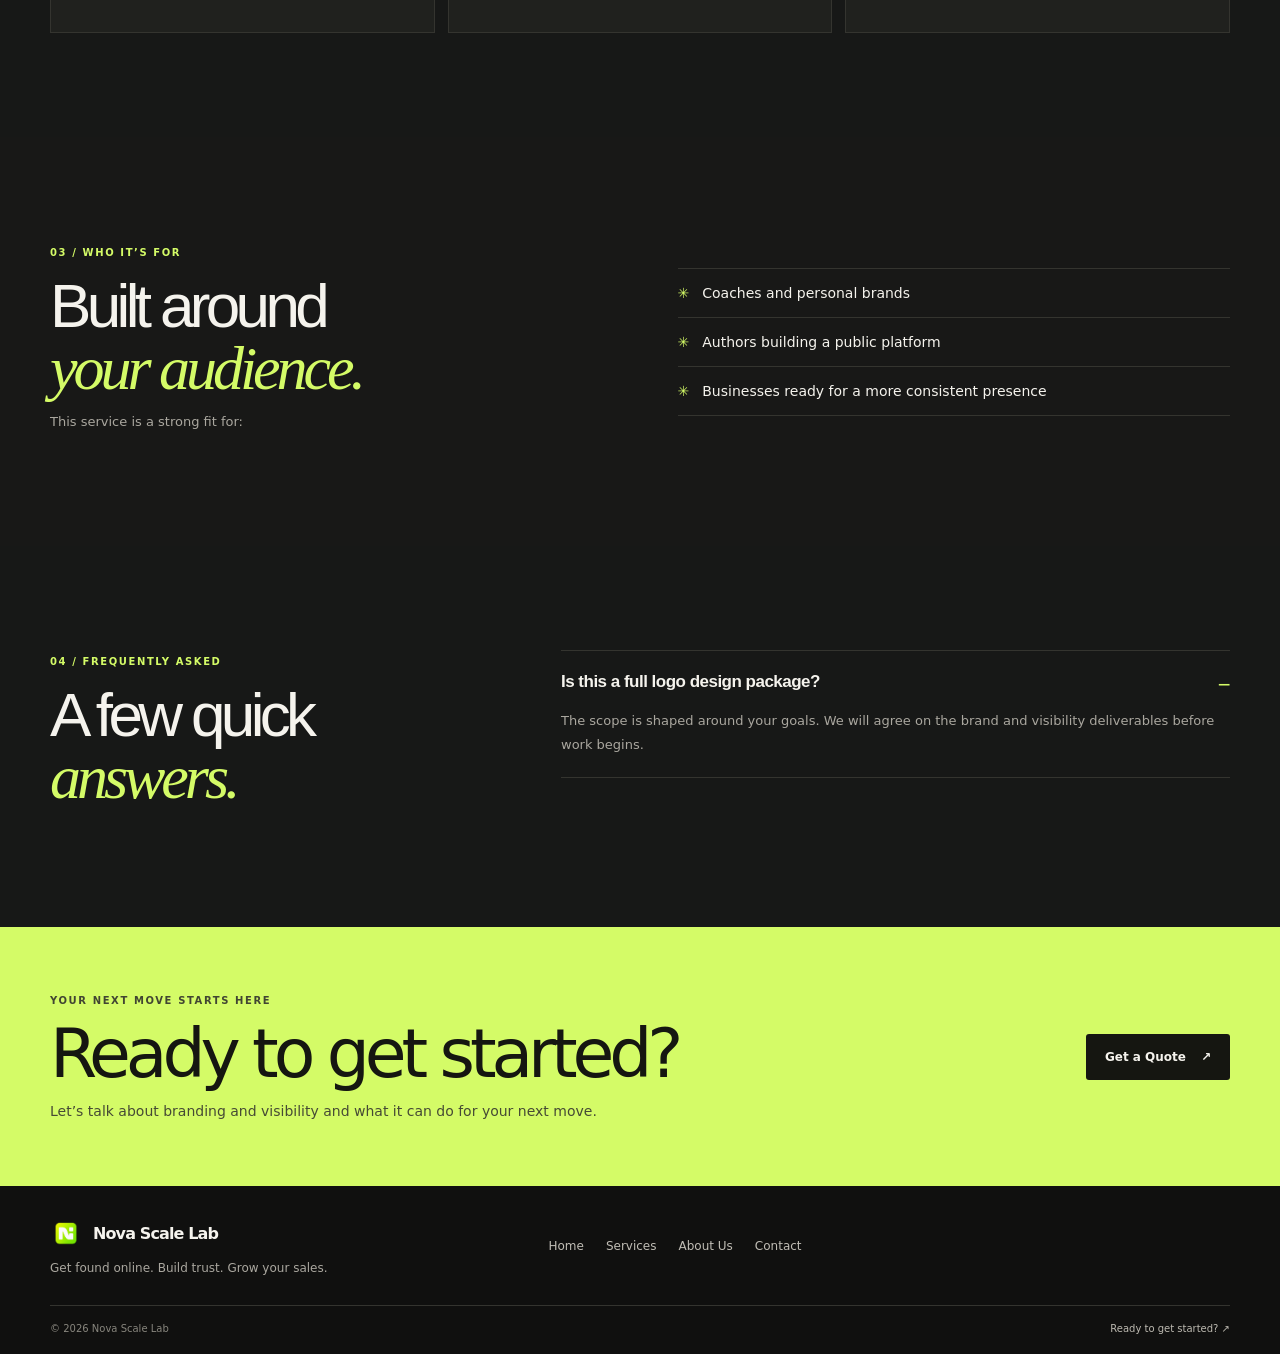
<file: branding-visibility.html>
<!doctype html>
<html lang="en">
    <head>
        <meta charset="utf-8">
        <meta name="viewport" content="width=device-width, initial-scale=1">
        <meta name="theme-color" content="#10100f">
        <link rel="icon" type="image/png" href="favicon.png">
        <meta name="description" content="Build a consistent presence that makes your value easier to understand across search, social, and the places your customers make decisions.">
        <title>Branding and Visibility | Nova Scale Lab</title>
        <link rel="stylesheet" href="css/style.css">
        <link rel="stylesheet" href="css/service-detail.css">
    </head>
    <body>
        <header class="site-header">
            <div class="wrap header-inner">
                <a class="brand" href="index.html" aria-label="Nova Scale Lab home">
                    <span class="brand-mark" aria-hidden="true">✳</span>
                    <span>Nova Scale Lab</span>
                </a>
                <button class="menu-toggle" type="button" aria-expanded="false" aria-controls="primary-nav">
                    <span class="menu-lines" aria-hidden="true">☰</span>
                    <span class="sr-only">Open menu</span>
                </button>
                <nav class="primary-nav" id="primary-nav" aria-label="Main navigation">
                    <a href="index.html">Home</a>
                    <div class="nav-services">
                        <a class="nav-services-link" href="services.html">Services <span aria-hidden="true">⌄</span></a>
                        <div class="service-dropdown">
                            <a href="book-launch-support.html">Book Launch Support</a>
                            <a href="amazon-a-plus-content.html">Amazon A+ Content</a>
                            <a href="branding-visibility.html">Branding and Visibility</a>
                            <a href="goodreads-listopia-placement.html">Goodreads Listopia Placement</a>
                            <a href="sales-funnel-creation.html">Sales Funnel Creation</a>
                            <a href="google-business-profile-optimization.html">Google Business Profile Optimization</a>
                            <a href="search-engine-optimization.html">Search Engine Optimization</a>
                        </div>
                    </div>
                    <a href="about.html">About Us</a>
                    <a href="contact.html">Contact</a>
                    <a class="button button-primary nav-quote" href="contact.html">Get a Quote <span aria-hidden="true">↗</span></a>
                </nav>
            </div>
        </header>
        <main>
            <section class="detail-hero">
                <div class="wrap detail-hero-grid">
                    <div>
                        <span class="eyebrow">Services / Branding and Visibility</span>
                        <h1>Branding and Visibility <em>that makes you stand out.</em></h1>
                        <p class="detail-promise">Look recognizable and credible wherever your audience finds you.</p>
                        <p>Build a consistent presence that makes your value easier to understand across search, social, and the places your customers make decisions.</p>
                        <a class="button button-primary" href="contact.html?service=branding-visibility">Get a Quote <span aria-hidden="true">↗</span></a>
                    </div>
                    <div class="detail-art" aria-hidden="true">
                        <span class="detail-art-ring"></span>
                        <span class="detail-art-core">✳</span>
                        <span class="detail-art-label">NOVA<br>SCALE<br>LAB</span>
                    </div>
                </div>
            </section>
            <section class="included-section section-pad">
                <div class="wrap detail-split">
                    <div>
                        <span class="eyebrow">01 / What you get</span>
                        <h2>Clear support.<br>Useful <em>deliverables.</em></h2>
                    </div>
                    <ul class="included-list">
                        <li><span>✳</span>Brand positioning and audience clarity</li>
                        <li><span>✳</span>Visual direction for a consistent presence</li>
                        <li><span>✳</span>Core messaging and profile guidance</li>
                        <li><span>✳</span>A practical visibility checklist</li>
                    </ul>
                </div>
            </section>
            <section class="process-section section-pad">
                <div class="wrap">
                    <div class="section-intro">
                        <div>
                            <span class="eyebrow">02 / How it works</span>
                            <h2>Simple steps.<br>Good <em>momentum.</em></h2>
                        </div>
                        <p>We keep the process collaborative and clear, so you always know what happens next.</p>
                    </div>
                    <div class="process-grid">
                        <article>
                            <span>01</span><h3>Understand the goal</h3>
                            <p>We learn about your audience, what you offer, and where you want to go.</p>
                        </article>
                        <article>
                            <span>02</span><h3>Shape the plan</h3>
                            <p>We create a focused approach and agree on the work that will move you forward.</p>
                        </article>
                        <article>
                            <span>03</span><h3>Make it happen</h3>
                            <p>We deliver the work, share next steps, and help you keep building from a strong base.</p>
                        </article>
                    </div>
                </div>
            </section>
            <section class="audience-section section-pad">
                <div class="wrap audience-layout">
                    <div>
                        <span class="eyebrow">03 / Who it’s for</span>
                        <h2>Built around<br><em>your audience.</em></h2>
                        <p>This service is a strong fit for:</p>
                    </div>
                    <ul class="audience-list">
                        <li>Coaches and personal brands</li>
                        <li>Authors building a public platform</li>
                        <li>Businesses ready for a more consistent presence</li>
                    </ul>
                </div>
            </section>
            <section class="faq-section section-pad">
                <div class="wrap faq-layout">
                    <div>
                        <span class="eyebrow">04 / Frequently asked</span>
                        <h2>A few quick <em>answers.</em></h2>
                    </div>
                    <details class="faq-item" open>
                        <summary>Is this a full logo design package?</summary>
                        <p>The scope is shaped around your goals. We will agree on the brand and visibility deliverables before work begins.</p>
                    </details>
                </div>
            </section>
            <section class="closing-cta">
                <div class="wrap cta-inner">
                    <div>
                        <span class="eyebrow">Your next move starts here</span>
                        <h2>Ready to get started?</h2>
                        <p>Let’s talk about branding and visibility and what it can do for your next move.</p>
                    </div>
                    <a class="button button-dark" href="contact.html">Get a Quote <span aria-hidden="true">↗</span></a>
                </div>
            </section>
        </main>
        <footer class="site-footer">
            <div class="wrap footer-main">
                <div>
                    <a class="brand" href="index.html">
                        <span class="brand-mark" aria-hidden="true">✳</span>
                        <span>Nova Scale Lab</span>
                    </a>
                    <p>Get found online. Build trust. Grow your sales.</p>
                </div>
                <nav class="footer-links" aria-label="Footer navigation">
                    <a href="index.html">Home</a>
                    <a href="services.html">Services</a>
                    <a href="about.html">About Us</a>
                    <a href="contact.html">Contact</a>
                </nav>
                <!-- <a class="footer-email" href="mailto:hello@novascalelab.com">hello@novascalelab.com <span aria-hidden="true">↗</span></a> -->
            </div>
            <div class="wrap footer-bottom">
                <span>© <span data-year>2026</span> Nova Scale Lab</span>
                <a href="contact.html">Ready to get started? <span aria-hidden="true">↗</span></a>
            </div>
        </footer>
        <script src="js/service-detail.js" defer></script>
        <script src="js/common.js" defer></script>
        <script src="js/service-detail.js" defer></script>
    </body>
</html>
</file>
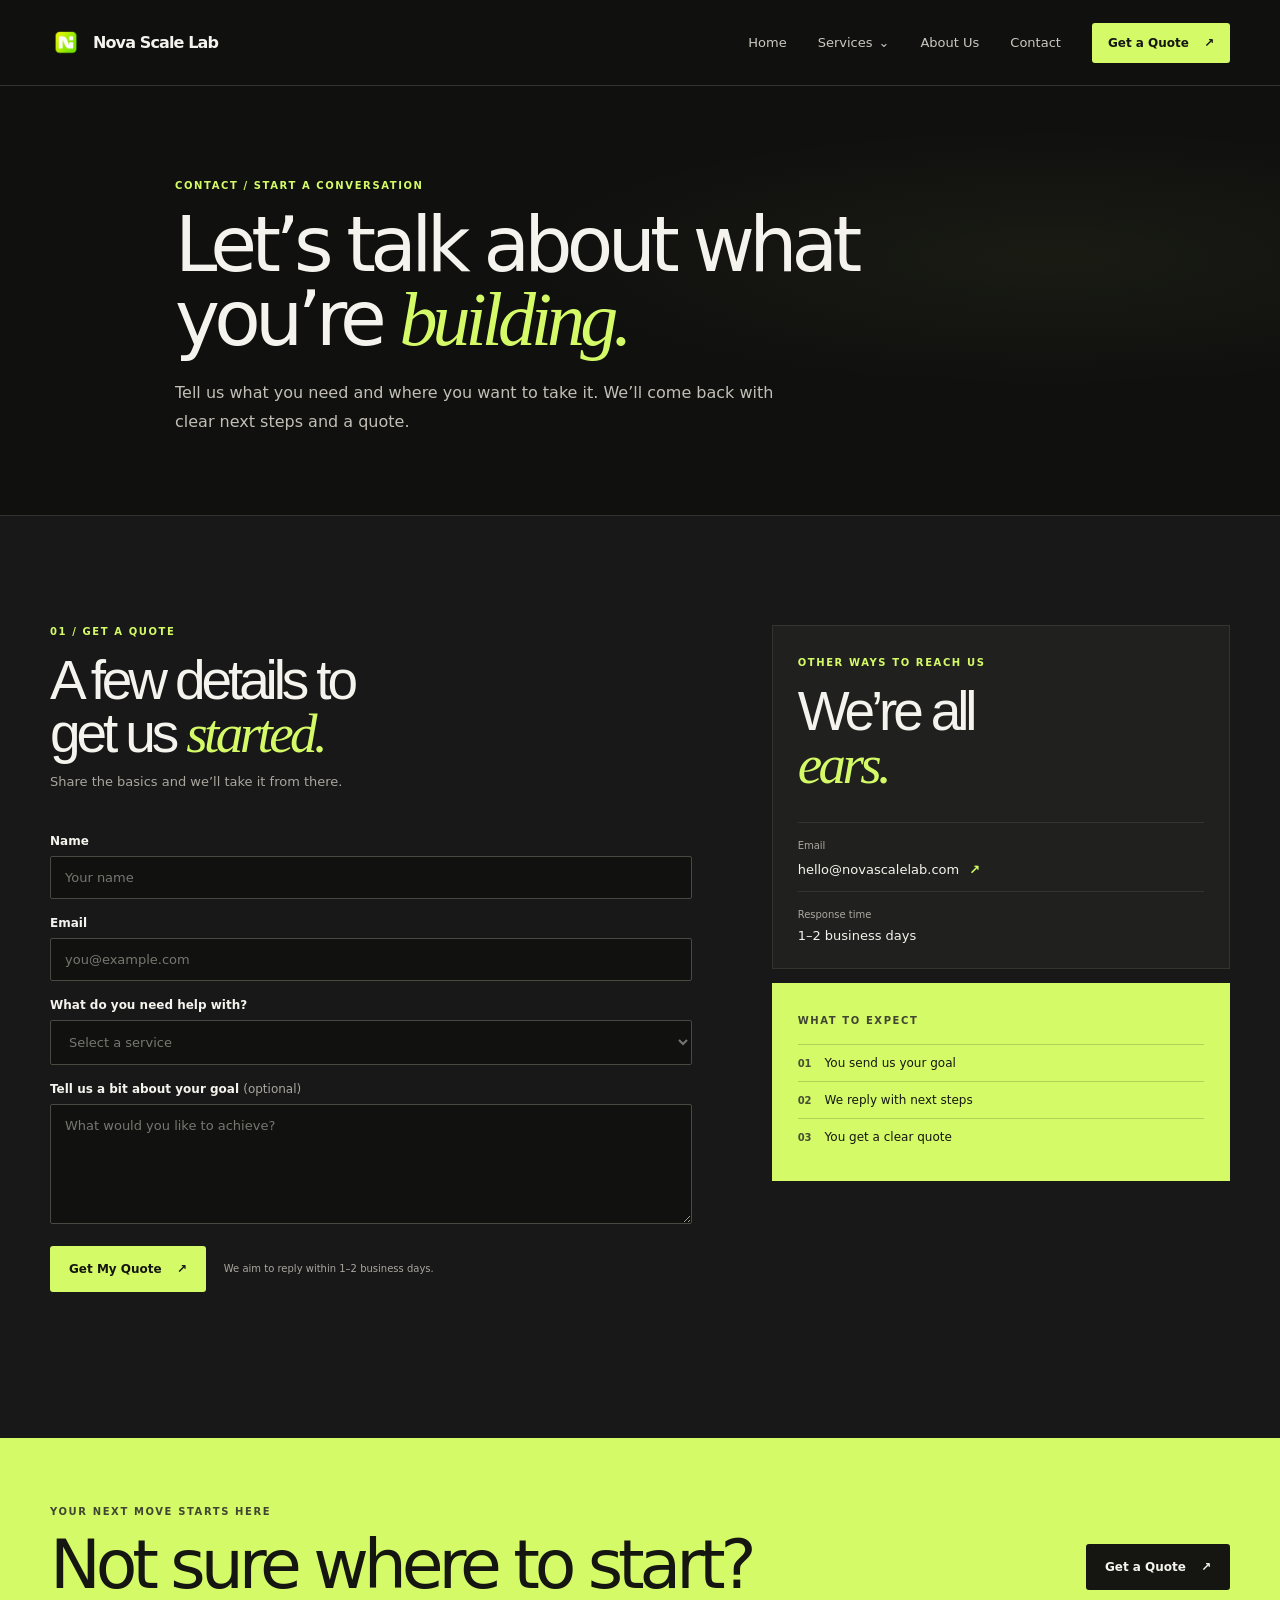
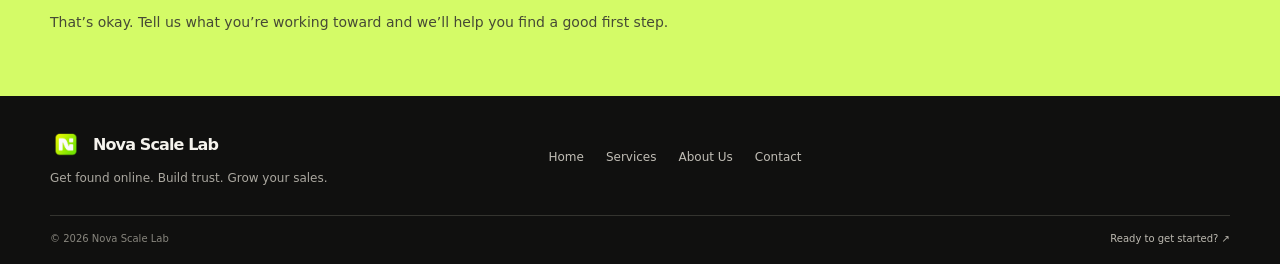
<file: contact.html>
<!doctype html>
<html lang="en">
    <head>
        <meta charset="utf-8">
        <meta name="viewport" content="width=device-width, initial-scale=1">
        <meta name="theme-color" content="#10100f">
        <link rel="icon" type="image/png" href="favicon.png">
        <meta name="description" content="Tell Nova Scale Lab what you are building and request a quote for digital growth services.">
        <title>Contact | Nova Scale Lab</title>
        <link rel="stylesheet" href="css/style.css">
        <link rel="stylesheet" href="css/contact.css">
    </head>
    <body>
        <header class="site-header">
            <div class="wrap header-inner">
                <a class="brand" href="index.html" aria-label="Nova Scale Lab home">
                    <span class="brand-mark" aria-hidden="true">✳</span><span>Nova Scale Lab</span>
                </a>
                <button class="menu-toggle" type="button" aria-expanded="false" aria-controls="primary-nav">
                    <span class="menu-lines" aria-hidden="true">☰</span>
                    <span class="sr-only">Open menu</span>
                </button>
                <nav class="primary-nav" id="primary-nav" aria-label="Main navigation">
                    <a href="index.html">Home</a>
                    <div class="nav-services">
                        <a class="nav-services-link" href="services.html">Services <span aria-hidden="true">⌄</span></a>
                        <div class="service-dropdown"><a href="book-launch-support.html">Book Launch Support</a>
                            <a href="amazon-a-plus-content.html">Amazon A+ Content</a>
                            <a href="branding-visibility.html">Branding and Visibility</a>
                            <a href="goodreads-listopia-placement.html">Goodreads Listopia Placement</a>
                            <a href="sales-funnel-creation.html">Sales Funnel Creation</a>
                            <a href="google-business-profile-optimization.html">Google Business Profile Optimization</a>
                            <a href="search-engine-optimization.html">Search Engine Optimization</a>
                        </div>
                    </div>
                    <a href="about.html">About Us</a>
                    <a href="contact.html">Contact</a>
                    <a class="button button-primary nav-quote" href="contact.html">Get a Quote <span aria-hidden="true">↗</span></a>
                </nav>
            </div>
        </header>
        <main>
            <section class="page-hero contact-page-hero">
                <div class="wrap page-hero-inner">
                    <span class="eyebrow">Contact / Start a conversation</span>
                    <h1>Let’s talk about what you’re <em>building.</em></h1>
                    <p>Tell us what you need and where you want to take it. We’ll come back with clear next steps and a quote.</p>
                </div>
            </section>
            <section class="contact-section section-pad">
                <div class="wrap contact-layout">
                    <div class="contact-form-column">
                        <div class="form-heading">
                            <span class="eyebrow">01 / Get a quote</span>
                            <h2>A few details to<br>get us <em>started.</em></h2>
                            <p>Share the basics and we’ll take it from there.</p>
                        </div>
                        <form id="quote-form" class="quote-form">
                            <label for="name">Name</label>
                            <input id="name" name="name" autocomplete="name" required placeholder="Your name">
                            <label for="email">Email</label>
                            <input id="email" name="email" type="email" autocomplete="email" required placeholder="you@example.com">
                            <label for="service">What do you need help with?</label>
                            <select id="service" name="service" required>
                                <option value="" disabled selected>Select a service</option>
                                <option value="book-launch-support">Book Launch Support</option>\
                                <option value="amazon-a-plus-content">Amazon A+ Content</option>
                                <option value="branding-visibility">Branding and Visibility</option>
                                <option value="goodreads-listopia-placement">Goodreads Listopia Placement</option>
                                <option value="sales-funnel-creation">Sales Funnel Creation</option>
                                <option value="google-business-profile-optimization">Google Business Profile Optimization</option>
                                <option value="search-engine-optimization">Search Engine Optimization</option>
                                <option value="not-sure-yet">Not sure yet</option>
                            </select>
                            <label for="goal">Tell us a bit about your goal <span>(optional)</span></label>
                            <textarea id="goal" name="goal" rows="5" placeholder="What would you like to achieve?"></textarea>
                            <div class="form-submit-row">
                                <button class="button button-primary" type="submit">Get My Quote <span aria-hidden="true">↗</span></button>
                                <p>We aim to reply within 1–2 business days.</p>
                            </div>
                            <p class="form-status" id="form-status" aria-live="polite"></p>
                        </form>
                    </div>
                    <aside class="contact-aside">
                        <div class="contact-info-card">
                            <span class="eyebrow">Other ways to reach us</span>
                            <h2>We’re all<br><em>ears.</em></h2>
                            <div class="contact-detail">
                                <span>Email</span>
                                <a href="mailto:hello@novascalelab.com">hello@novascalelab.com <b>↗</b></a>
                            </div>
                            <div class="contact-detail">
                                <span>Response time</span>
                                <p>1–2 business days</p>
                            </div>
                        </div>
                        <div class="expect-card">
                            <span class="eyebrow">What to expect</span>
                            <ol>
                                <li><span>01</span>You send us your goal</li>
                                <li><span>02</span>We reply with next steps</li>
                                <li><span>03</span>You get a clear quote</li>
                            </ol>
                        </div>
                    </aside>
                </div>
            </section>
            <section class="closing-cta">
                <div class="wrap cta-inner">
                    <div>
                        <span class="eyebrow">Your next move starts here</span>
                        <h2>Not sure where to start?</h2>
                        <p>That’s okay. Tell us what you’re working toward and we’ll help you find a good first step.</p>
                    </div>
                    <a class="button button-dark" href="contact.html">Get a Quote <span aria-hidden="true">↗</span></a>
                </div>
            </section>
        </main>
        <footer class="site-footer">
            <div class="wrap footer-main">
                <div>
                    <a class="brand" href="index.html">
                        <span class="brand-mark" aria-hidden="true">✳</span>
                        <span>Nova Scale Lab</span>
                    </a>
                    <p>Get found online. Build trust. Grow your sales.</p>
                </div>
                <nav class="footer-links" aria-label="Footer navigation">
                    <a href="index.html">Home</a>
                    <a href="services.html">Services</a>
                    <a href="about.html">About Us</a>
                    <a href="contact.html">Contact</a>
                </nav>
                <!-- <a class="footer-email" href="mailto:hello@novascalelab.com">hello@novascalelab.com <span aria-hidden="true">↗</span></a>-->
            </div>
            <div class="wrap footer-bottom">
                <span>© <span data-year>2026</span> Nova Scale Lab</span>
                <a href="contact.html">Ready to get started? <span aria-hidden="true">↗</span></a>
            </div>
        </footer>
        <script src="js/contact.js" defer></script>
        <script src="js/common.js" defer></script>
        <script src="js/contact.js" defer></script>
    </body>
</html>
</file>
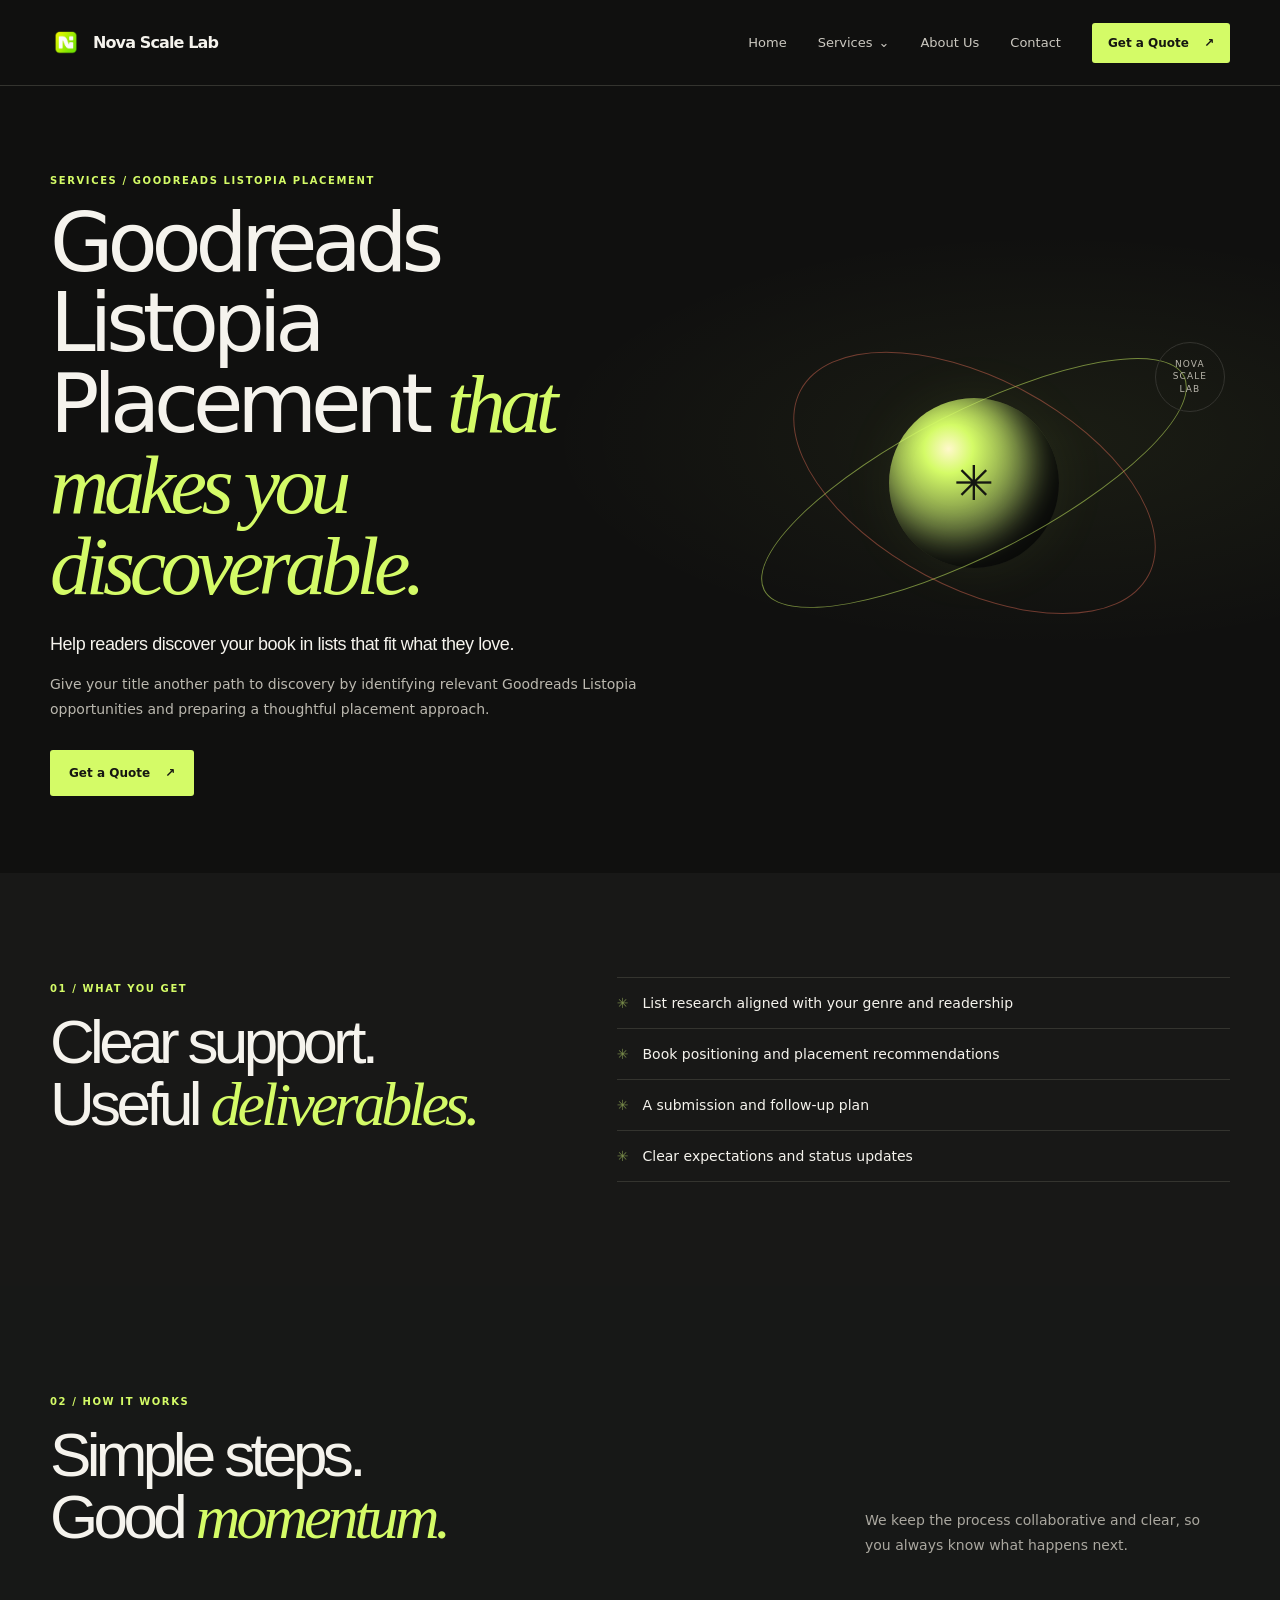
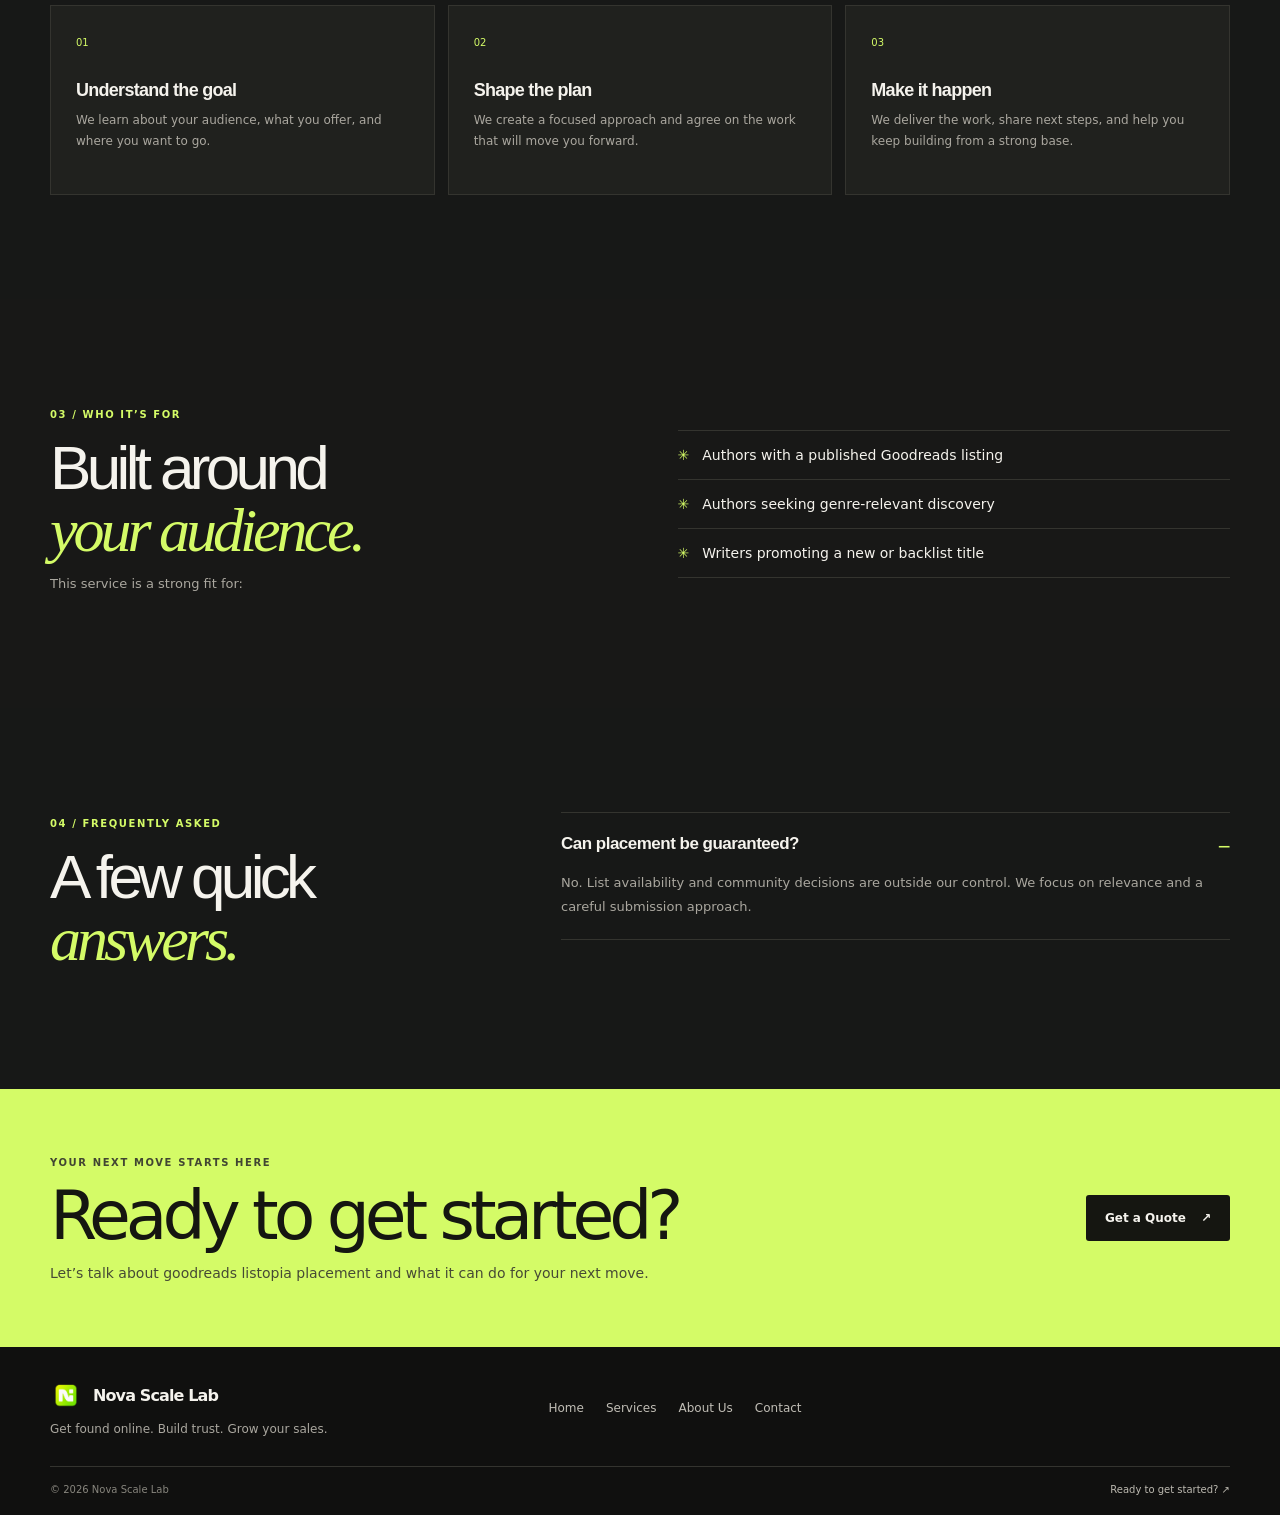
<file: goodreads-listopia-placement.html>
<!doctype html>
<html lang="en">
    <head>
        <meta charset="utf-8">
        <meta name="viewport" content="width=device-width, initial-scale=1">
        <meta name="theme-color" content="#10100f">
        <link rel="icon" type="image/png" href="favicon.png">
        <meta name="description" content="Give your title another path to discovery by identifying relevant Goodreads Listopia opportunities and preparing a thoughtful placement approach.">
        <title>Goodreads Listopia Placement | Nova Scale Lab</title>
        <link rel="stylesheet" href="css/style.css">
        <link rel="stylesheet" href="css/service-detail.css">
    </head>
    <body>
        <header class="site-header">
            <div class="wrap header-inner">
                <a class="brand" href="index.html" aria-label="Nova Scale Lab home">
                    <span class="brand-mark" aria-hidden="true">✳</span><span>Nova Scale Lab</span>
                </a>
                <button class="menu-toggle" type="button" aria-expanded="false" aria-controls="primary-nav">
                    <span class="menu-lines" aria-hidden="true">☰</span>
                    <span class="sr-only">Open menu</span>
                </button>
                <nav class="primary-nav" id="primary-nav" aria-label="Main navigation">
                    <a href="index.html">Home</a>
                    <div class="nav-services">
                        <a class="nav-services-link" href="services.html">Services <span aria-hidden="true">⌄</span></a>
                        <div class="service-dropdown">
                            <a href="book-launch-support.html">Book Launch Support</a>
                            <a href="amazon-a-plus-content.html">Amazon A+ Content</a>
                            <a href="branding-visibility.html">Branding and Visibility</a>
                            <a href="goodreads-listopia-placement.html">Goodreads Listopia Placement</a>
                            <a href="sales-funnel-creation.html">Sales Funnel Creation</a>
                            <a href="google-business-profile-optimization.html">Google Business Profile Optimization</a>
                            <a href="search-engine-optimization.html">Search Engine Optimization</a>
                        </div>
                    </div>
                    <a href="about.html">About Us</a>
                    <a href="contact.html">Contact</a>
                    <a class="button button-primary nav-quote" href="contact.html">Get a Quote <span aria-hidden="true">↗</span></a>
                </nav>
            </div>
        </header>
        <main>
            <section class="detail-hero">
                <div class="wrap detail-hero-grid">
                    <div>
                        <span class="eyebrow">Services / Goodreads Listopia Placement</span>
                        <h1>Goodreads Listopia Placement <em>that makes you discoverable.</em></h1>
                        <p class="detail-promise">Help readers discover your book in lists that fit what they love.</p>
                        <p>Give your title another path to discovery by identifying relevant Goodreads Listopia opportunities and preparing a thoughtful placement approach.</p>
                        <a class="button button-primary" href="contact.html?service=goodreads-listopia-placement">Get a Quote <span aria-hidden="true">↗</span></a>
                    </div>
                    <div class="detail-art" aria-hidden="true">
                        <span class="detail-art-ring"></span>
                        <span class="detail-art-core">✳</span>
                        <span class="detail-art-label">NOVA<br>SCALE<br>LAB</span>
                    </div>
                </div>
            </section>
            <section class="included-section section-pad">
                <div class="wrap detail-split">
                    <div>
                        <span class="eyebrow">01 / What you get</span>
                        <h2>Clear support.<br>Useful <em>deliverables.</em></h2>
                    </div>
                    <ul class="included-list">
                        <li><span>✳</span>List research aligned with your genre and readership</li>
                        <li><span>✳</span>Book positioning and placement recommendations</li>
                        <li><span>✳</span>A submission and follow-up plan</li>
                        <li><span>✳</span>Clear expectations and status updates</li>
                    </ul>
                </div>
            </section>
            <section class="process-section section-pad">
                <div class="wrap">
                    <div class="section-intro">
                        <div>
                            <span class="eyebrow">02 / How it works</span>
                            <h2>Simple steps.<br>Good <em>momentum.</em></h2>
                        </div>
                        <p>We keep the process collaborative and clear, so you always know what happens next.</p>
                    </div>
                    <div class="process-grid">
                        <article>
                            <span>01</span><h3>Understand the goal</h3>
                            <p>We learn about your audience, what you offer, and where you want to go.</p>
                        </article>
                        <article>
                            <span>02</span><h3>Shape the plan</h3>
                            <p>We create a focused approach and agree on the work that will move you forward.</p>
                        </article>
                        <article>
                            <span>03</span><h3>Make it happen</h3>
                            <p>We deliver the work, share next steps, and help you keep building from a strong base.</p>
                        </article>
                    </div>
                </div>
            </section>
            <section class="audience-section section-pad">
                <div class="wrap audience-layout">
                    <div>
                        <span class="eyebrow">03 / Who it’s for</span>
                        <h2>Built around<br><em>your audience.</em></h2>
                        <p>This service is a strong fit for:</p>
                    </div>
                    <ul class="audience-list">
                        <li>Authors with a published Goodreads listing</li>
                        <li>Authors seeking genre-relevant discovery</li>
                        <li>Writers promoting a new or backlist title</li>
                    </ul>
                </div>
            </section>
            <section class="faq-section section-pad">
                <div class="wrap faq-layout">
                    <div>
                        <span class="eyebrow">04 / Frequently asked</span>
                        <h2>A few quick <em>answers.</em></h2>
                    </div>
                    <details class="faq-item" open>
                        <summary>Can placement be guaranteed?</summary>
                        <p>No. List availability and community decisions are outside our control. We focus on relevance and a careful submission approach.</p>
                    </details>
                </div>
            </section>
            <section class="closing-cta">
                <div class="wrap cta-inner">
                    <div>
                        <span class="eyebrow">Your next move starts here</span>
                        <h2>Ready to get started?</h2>
                        <p>Let’s talk about goodreads listopia placement and what it can do for your next move.</p>
                    </div>
                    <a class="button button-dark" href="contact.html">Get a Quote <span aria-hidden="true">↗</span></a>
                </div>
            </section>
        </main>
        <footer class="site-footer">
            <div class="wrap footer-main">
                <div>
                    <a class="brand" href="index.html">
                        <span class="brand-mark" aria-hidden="true">✳</span><span>Nova Scale Lab</span>
                    </a>
                    <p>Get found online. Build trust. Grow your sales.</p>
                </div>
                <nav class="footer-links" aria-label="Footer navigation">
                    <a href="index.html">Home</a>
                    <a href="services.html">Services</a>
                    <a href="about.html">About Us</a>
                    <a href="contact.html">Contact</a>
                </nav>
                <!-- <a class="footer-email" href="mailto:hello@novascalelab.com">hello@novascalelab.com <span aria-hidden="true">↗</span></a>-->
            </div>
            <div class="wrap footer-bottom"><span>© <span data-year>2026</span> Nova Scale Lab</span>
                <a href="contact.html">Ready to get started? <span aria-hidden="true">↗</span></a>
            </div>
        </footer>
        <script src="js/service-detail.js" defer></script>
        <script src="js/common.js" defer></script>
        <script src="js/service-detail.js" defer></script>
    </body>
</html>
</file>
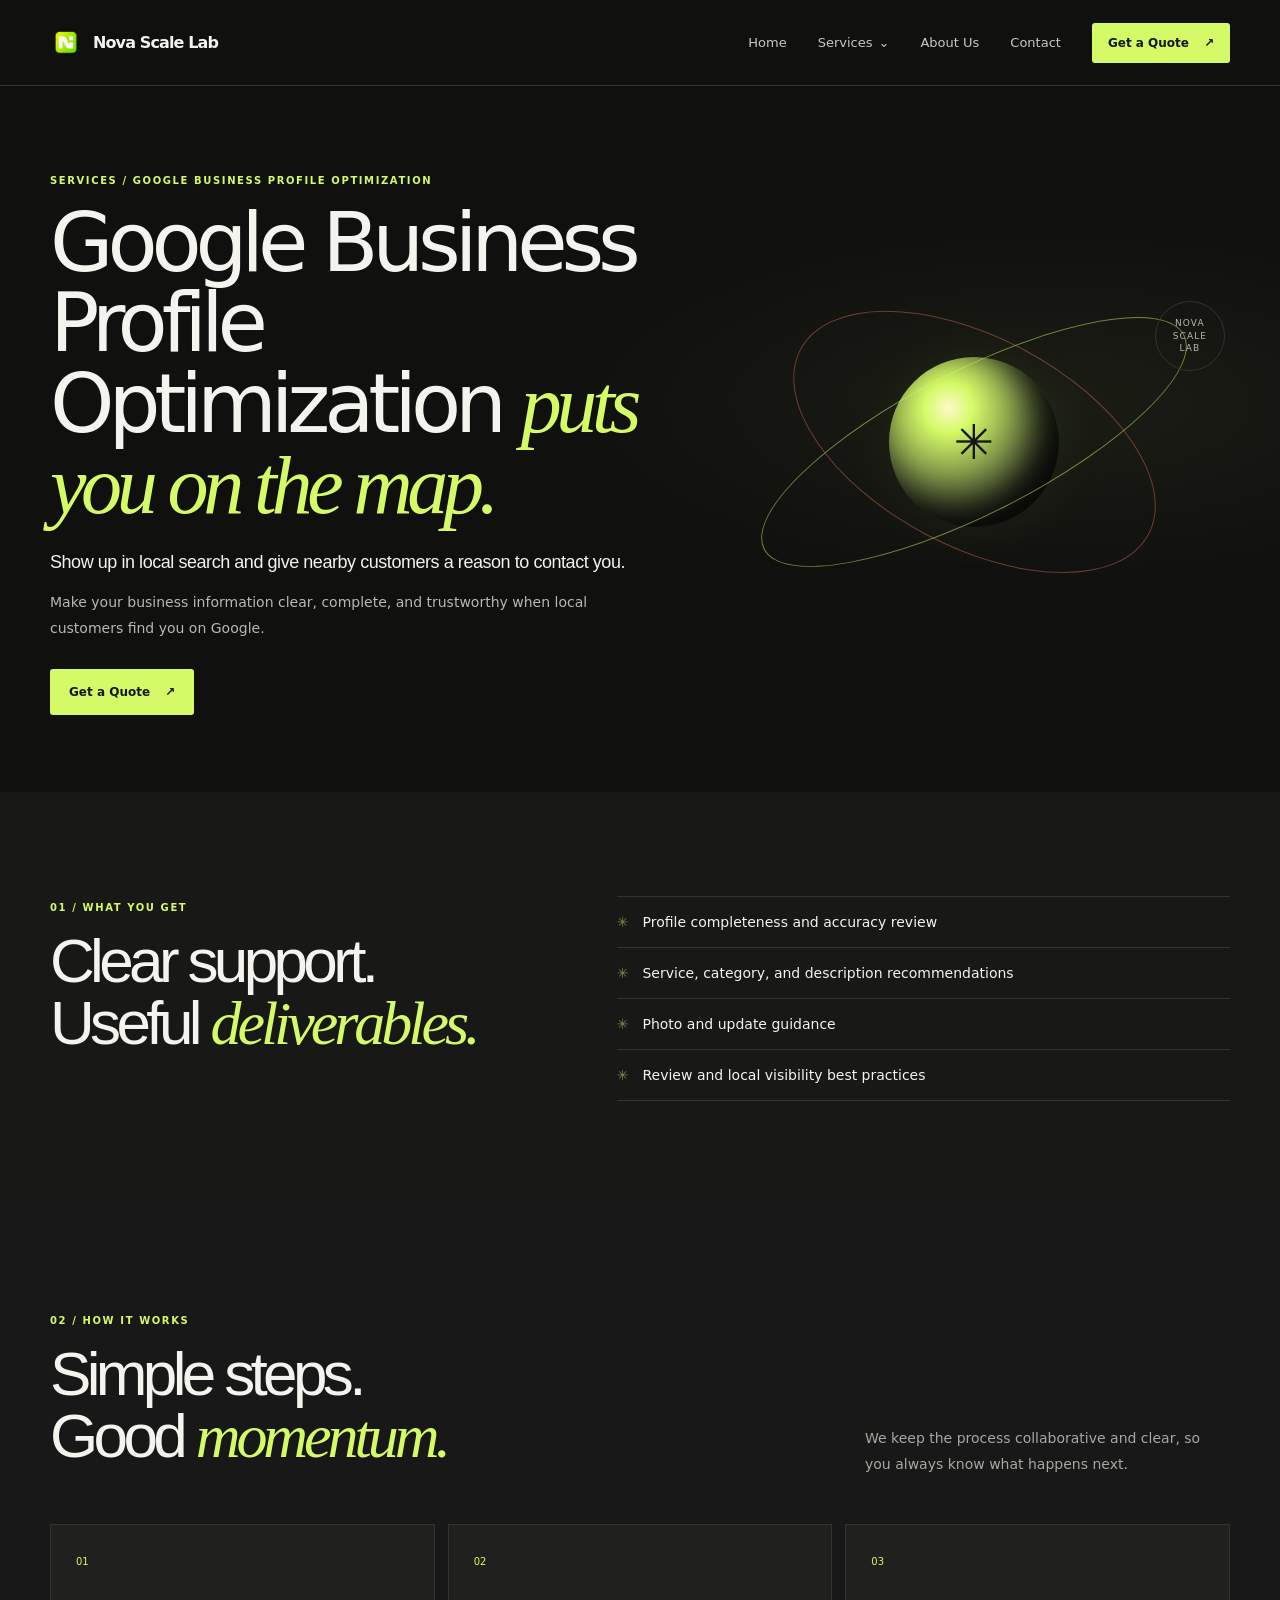
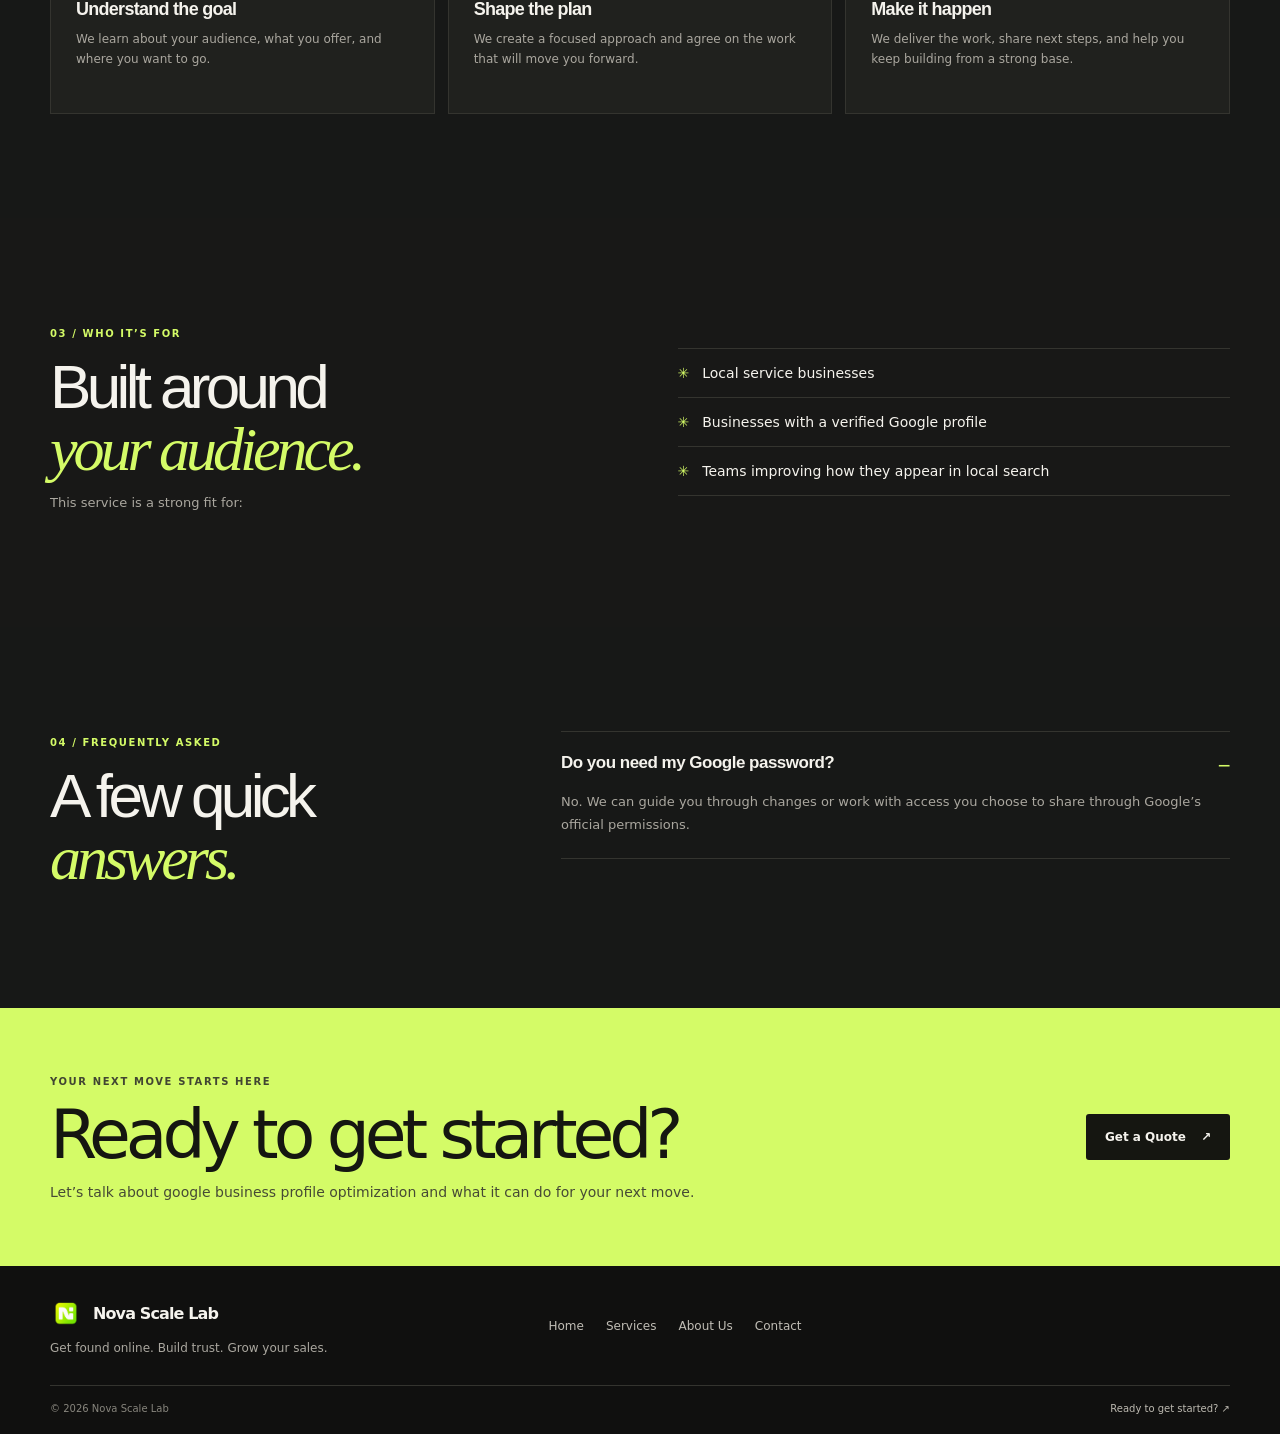
<file: google-business-profile-optimization.html>
<!doctype html>
<html lang="en">
    <head>
        <meta charset="utf-8">
        <meta name="viewport" content="width=device-width, initial-scale=1">
        <meta name="theme-color" content="#10100f">
        <link rel="icon" type="image/png" href="favicon.png">
        <meta name="description" content="Make your business information clear, complete, and trustworthy when local customers find you on Google.">
        <title>Google Business Profile Optimization | Nova Scale Lab</title>
        <link rel="stylesheet" href="css/style.css">
        <link rel="stylesheet" href="css/service-detail.css">
    </head>
    <body>
        <header class="site-header">
            <div class="wrap header-inner">
                <a class="brand" href="index.html" aria-label="Nova Scale Lab home">
                    <span class="brand-mark" aria-hidden="true">✳</span><span>Nova Scale Lab</span>
                </a>
                <button class="menu-toggle" type="button" aria-expanded="false" aria-controls="primary-nav">
                    <span class="menu-lines" aria-hidden="true">☰</span>
                    <span class="sr-only">Open menu</span>
                </button>
                <nav class="primary-nav" id="primary-nav" aria-label="Main navigation">
                    <a href="index.html">Home</a>
                    <div class="nav-services">
                        <a class="nav-services-link" href="services.html">Services <span aria-hidden="true">⌄</span></a>
                        <div class="service-dropdown">
                            <a href="book-launch-support.html">Book Launch Support</a>
                            <a href="amazon-a-plus-content.html">Amazon A+ Content</a>
                            <a href="branding-visibility.html">Branding and Visibility</a>
                            <a href="goodreads-listopia-placement.html">Goodreads Listopia Placement</a>
                            <a href="sales-funnel-creation.html">Sales Funnel Creation</a>
                            <a href="google-business-profile-optimization.html">Google Business Profile Optimization</a>
                            <a href="search-engine-optimization.html">Search Engine Optimization</a>
                        </div>
                    </div>
                    <a href="about.html">About Us</a>
                    <a href="contact.html">Contact</a>
                    <a class="button button-primary nav-quote" href="contact.html">Get a Quote <span aria-hidden="true">↗</span></a>
                </nav>
            </div>
        </header>
        <main>
            <section class="detail-hero">
                <div class="wrap detail-hero-grid">
                    <div>
                        <span class="eyebrow">Services / Google Business Profile Optimization</span>
                        <h1>Google Business Profile Optimization <em>puts you on the map.</em></h1>
                        <p class="detail-promise">Show up in local search and give nearby customers a reason to contact you.</p>
                        <p>Make your business information clear, complete, and trustworthy when local customers find you on Google.</p>
                        <a class="button button-primary" href="contact.html?service=google-business-profile-optimization">Get a Quote <span aria-hidden="true">↗</span></a>
                    </div>
                    <div class="detail-art" aria-hidden="true">
                        <span class="detail-art-ring"></span>
                        <span class="detail-art-core">✳</span>
                        <span class="detail-art-label">NOVA<br>SCALE<br>LAB</span>
                    </div>
                </div>
            </section>
            <section class="included-section section-pad">
                <div class="wrap detail-split">
                    <div>
                        <span class="eyebrow">01 / What you get</span>
                        <h2>Clear support.<br>Useful <em>deliverables.</em></h2>
                    </div>
                    <ul class="included-list">
                        <li><span>✳</span>Profile completeness and accuracy review</li>
                        <li><span>✳</span>Service, category, and description recommendations</li>
                        <li><span>✳</span>Photo and update guidance</li>
                        <li><span>✳</span>Review and local visibility best practices</li>
                    </ul>
                </div>
            </section>
            <section class="process-section section-pad">
                <div class="wrap">
                    <div class="section-intro">
                        <div>
                            <span class="eyebrow">02 / How it works</span>
                            <h2>Simple steps.<br>Good <em>momentum.</em></h2>
                        </div>
                        <p>We keep the process collaborative and clear, so you always know what happens next.</p>
                    </div>
                    <div class="process-grid">
                        <article>
                            <span>01</span><h3>Understand the goal</h3>
                            <p>We learn about your audience, what you offer, and where you want to go.</p>
                        </article>
                        <article>
                            <span>02</span><h3>Shape the plan</h3>
                            <p>We create a focused approach and agree on the work that will move you forward.</p>
                        </article>
                        <article>
                            <span>03</span><h3>Make it happen</h3>
                            <p>We deliver the work, share next steps, and help you keep building from a strong base.</p>
                        </article>
                    </div>
                </div>
            </section>
            <section class="audience-section section-pad">
                <div class="wrap audience-layout">
                    <div>
                        <span class="eyebrow">03 / Who it’s for</span>
                        <h2>Built around<br><em>your audience.</em></h2>
                        <p>This service is a strong fit for:</p>
                    </div>
                    <ul class="audience-list">
                        <li>Local service businesses</li>
                        <li>Businesses with a verified Google profile</li>
                        <li>Teams improving how they appear in local search</li>
                    </ul>
                </div>
            </section>
            <section class="faq-section section-pad">
                <div class="wrap faq-layout">
                    <div>
                        <span class="eyebrow">04 / Frequently asked</span>
                        <h2>A few quick <em>answers.</em></h2>
                    </div>
                    <details class="faq-item" open>
                        <summary>Do you need my Google password?</summary>
                        <p>No. We can guide you through changes or work with access you choose to share through Google’s official permissions.</p>
                    </details>
                </div>
            </section>
            <section class="closing-cta">
                <div class="wrap cta-inner">
                    <div>
                        <span class="eyebrow">Your next move starts here</span>
                        <h2>Ready to get started?</h2>
                        <p>Let’s talk about google business profile optimization and what it can do for your next move.</p>
                    </div>
                    <a class="button button-dark" href="contact.html">Get a Quote <span aria-hidden="true">↗</span></a>
                </div>
            </section>
        </main>
        <footer class="site-footer">
            <div class="wrap footer-main">
                <div>
                    <a class="brand" href="index.html">
                        <span class="brand-mark" aria-hidden="true">✳</span>
                        <span>Nova Scale Lab</span>
                    </a>
                    <p>Get found online. Build trust. Grow your sales.</p>
                </div>
                <nav class="footer-links" aria-label="Footer navigation">
                    <a href="index.html">Home</a>
                    <a href="services.html">Services</a>
                    <a href="about.html">About Us</a>
                    <a href="contact.html">Contact</a>
                </nav>
                <!-- <a class="footer-email" href="mailto:hello@novascalelab.com">hello@novascalelab.com <span aria-hidden="true">↗</span></a>-->
            </div>
            <div class="wrap footer-bottom"><span>© <span data-year>2026</span> Nova Scale Lab</span>
                <a href="contact.html">Ready to get started? <span aria-hidden="true">↗</span></a>
            </div>
        </footer>
        <script src="js/service-detail.js" defer></script>
        <script src="js/common.js" defer></script>
        <script src="js/service-detail.js" defer></script>
    </body>
</html>
</file>
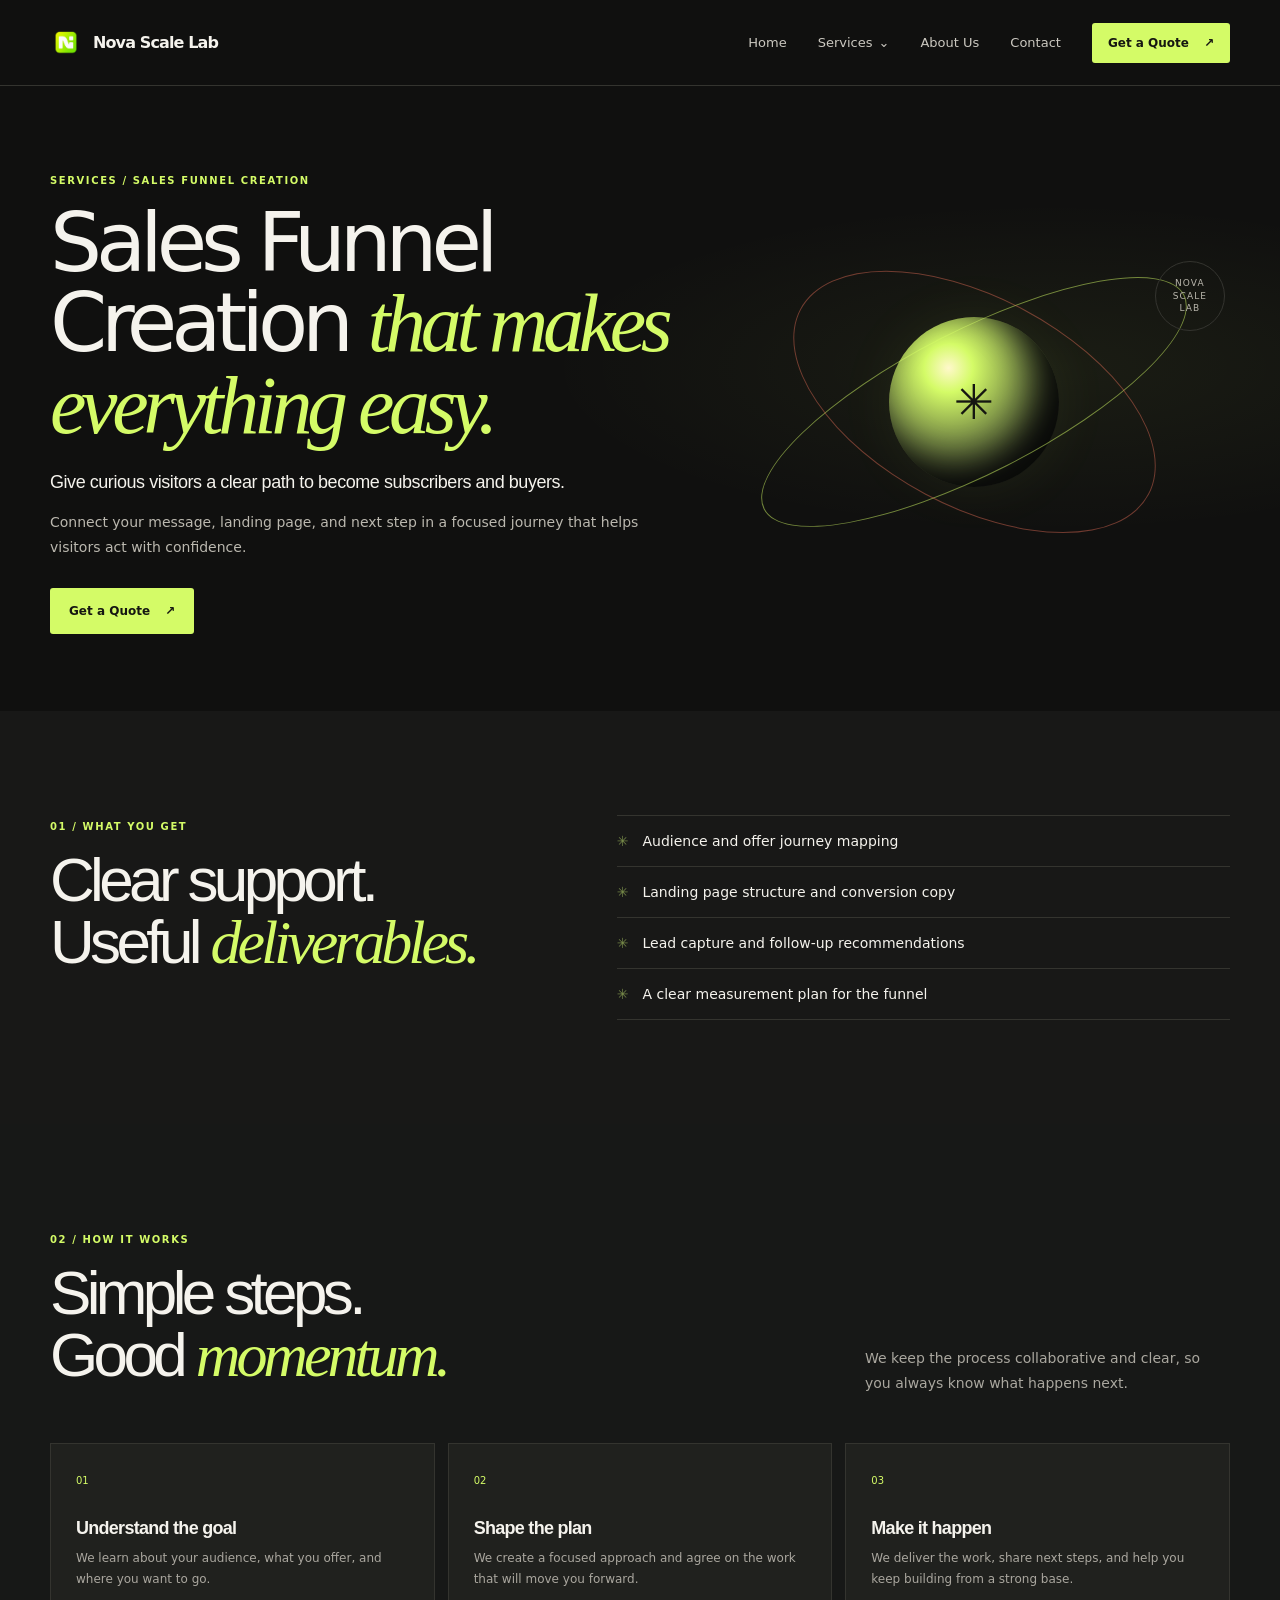
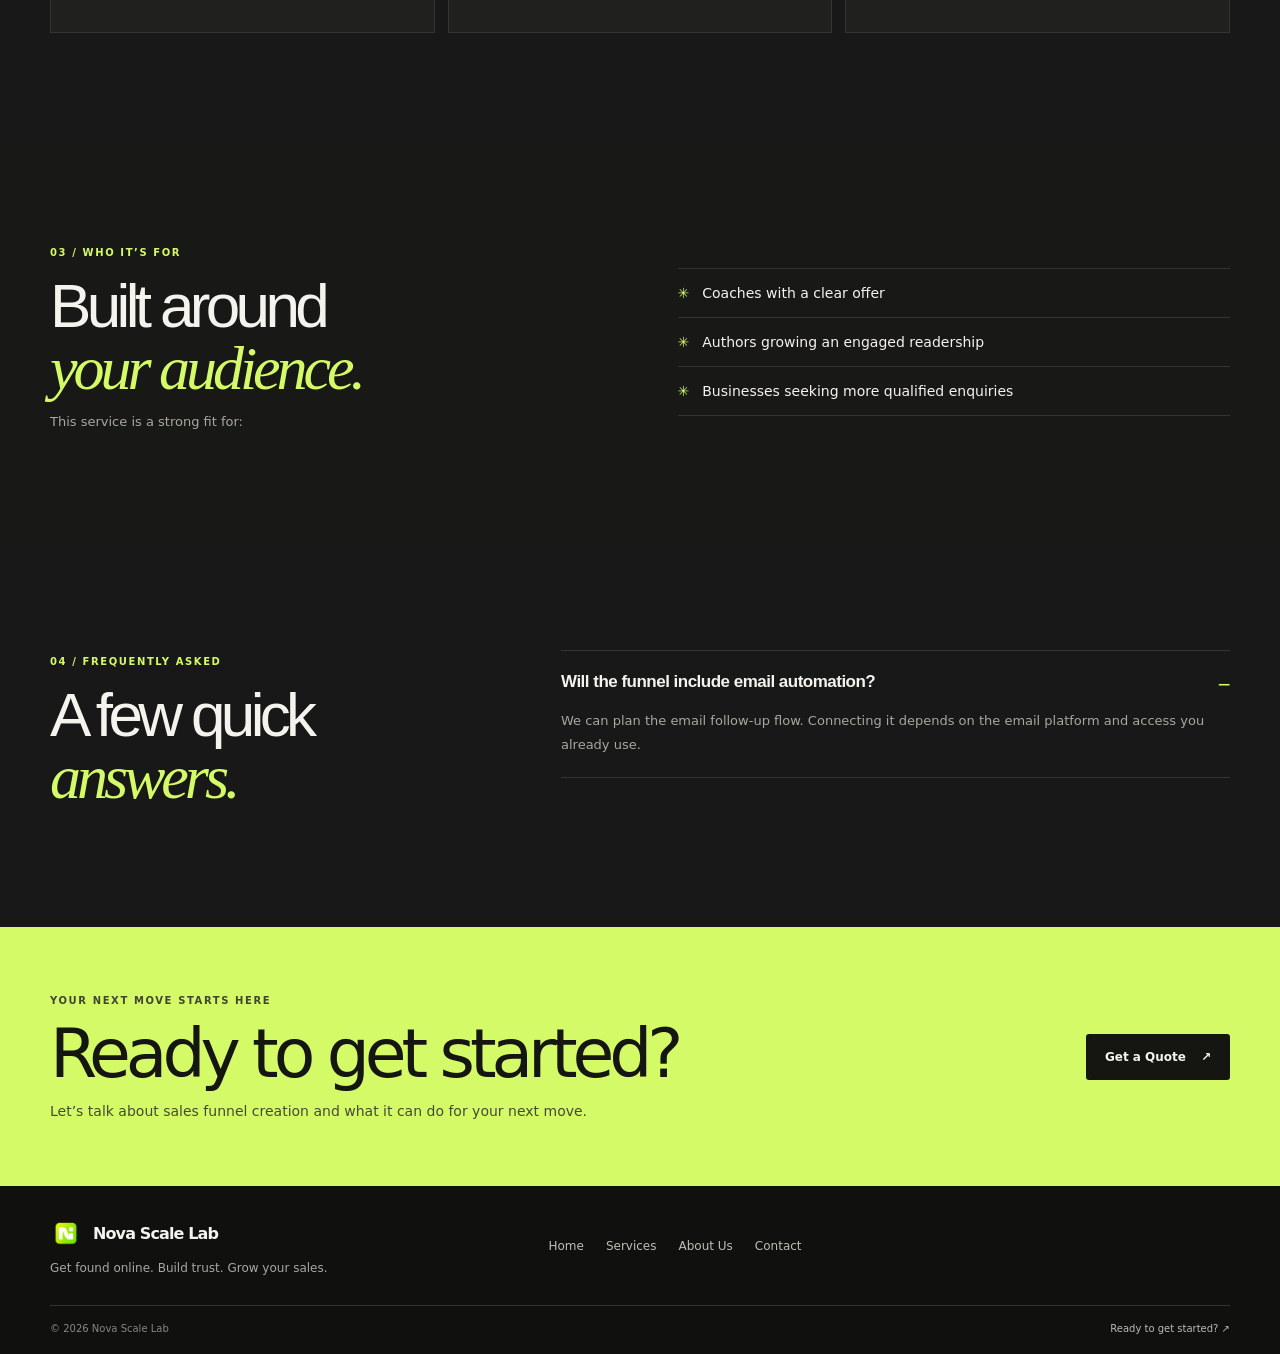
<file: sales-funnel-creation.html>
<!doctype html>
<html lang="en">
    <head>
        <meta charset="utf-8">
        <meta name="viewport" content="width=device-width, initial-scale=1">
        <meta name="theme-color" content="#10100f">
        <link rel="icon" type="image/png" href="favicon.png">
        <meta name="description" content="Connect your message, landing page, and next step in a focused journey that helps visitors act with confidence.">
        <title>Sales Funnel Creation | Nova Scale Lab</title>
        <link rel="stylesheet" href="css/style.css">
        <link rel="stylesheet" href="css/service-detail.css">
    </head>
    <body>
        <header class="site-header">
            <div class="wrap header-inner">
                <a class="brand" href="index.html" aria-label="Nova Scale Lab home">
                    <span class="brand-mark" aria-hidden="true">✳</span>
                    <span>Nova Scale Lab</span>
                </a>
                <button class="menu-toggle" type="button" aria-expanded="false" aria-controls="primary-nav">
                    <span class="menu-lines" aria-hidden="true">☰</span>
                    <span class="sr-only">Open menu</span>
                </button>
                <nav class="primary-nav" id="primary-nav" aria-label="Main navigation">
                    <a href="index.html">Home</a>
                    <div class="nav-services">
                        <a class="nav-services-link" href="services.html">Services <span aria-hidden="true">⌄</span></a>
                        <div class="service-dropdown">
                            <a href="book-launch-support.html">Book Launch Support</a>
                            <a href="amazon-a-plus-content.html">Amazon A+ Content</a>
                            <a href="branding-visibility.html">Branding and Visibility</a>
                            <a href="goodreads-listopia-placement.html">Goodreads Listopia Placement</a>
                            <a href="sales-funnel-creation.html">Sales Funnel Creation</a>
                            <a href="google-business-profile-optimization.html">Google Business Profile Optimization</a>
                            <a href="search-engine-optimization.html">Search Engine Optimization</a>
                        </div>
                    </div>
                    <a href="about.html">About Us</a>
                    <a href="contact.html">Contact</a>
                    <a class="button button-primary nav-quote" href="contact.html">Get a Quote <span aria-hidden="true">↗</span></a>
                </nav>
            </div>
        </header>
        <main>
            <section class="detail-hero">
                <div class="wrap detail-hero-grid">
                    <div>
                        <span class="eyebrow">Services / Sales Funnel Creation</span>
                        <h1>Sales Funnel Creation <em>that makes everything easy.</em></h1>
                        <p class="detail-promise">Give curious visitors a clear path to become subscribers and buyers.</p>
                        <p>Connect your message, landing page, and next step in a focused journey that helps visitors act with confidence.</p>
                        <a class="button button-primary" href="contact.html?service=sales-funnel-creation">Get a Quote <span aria-hidden="true">↗</span></a>
                    </div>
                    <div class="detail-art" aria-hidden="true">
                        <span class="detail-art-ring"></span>
                        <span class="detail-art-core">✳</span>
                        <span class="detail-art-label">NOVA<br>SCALE<br>LAB</span>
                    </div>
                </div>
            </section>
            <section class="included-section section-pad">
                <div class="wrap detail-split">
                    <div>
                        <span class="eyebrow">01 / What you get</span>
                        <h2>Clear support.<br>Useful <em>deliverables.</em></h2>
                    </div><ul class="included-list">
                        <li><span>✳</span>Audience and offer journey mapping</li>
                        <li><span>✳</span>Landing page structure and conversion copy</li>
                        <li><span>✳</span>Lead capture and follow-up recommendations</li>
                        <li><span>✳</span>A clear measurement plan for the funnel</li>
                    </ul>
                </div>
            </section>
            <section class="process-section section-pad">
                <div class="wrap">
                    <div class="section-intro">
                        <div>
                            <span class="eyebrow">02 / How it works</span>
                            <h2>Simple steps.<br>Good <em>momentum.</em></h2>
                        </div>
                        <p>We keep the process collaborative and clear, so you always know what happens next.</p>
                    </div>
                    <div class="process-grid">
                        <article>
                            <span>01</span><h3>Understand the goal</h3>
                            <p>We learn about your audience, what you offer, and where you want to go.</p>
                        </article>
                        <article>
                            <span>02</span><h3>Shape the plan</h3>
                            <p>We create a focused approach and agree on the work that will move you forward.</p>
                        </article>
                        <article>
                            <span>03</span><h3>Make it happen</h3>
                            <p>We deliver the work, share next steps, and help you keep building from a strong base.</p>
                        </article>
                    </div>
                </div>
            </section>
            <section class="audience-section section-pad">
                <div class="wrap audience-layout">
                    <div>
                        <span class="eyebrow">03 / Who it’s for</span>
                        <h2>Built around<br><em>your audience.</em></h2>
                        <p>This service is a strong fit for:</p>
                    </div>
                    <ul class="audience-list">
                        <li>Coaches with a clear offer</li>
                        <li>Authors growing an engaged readership</li>
                        <li>Businesses seeking more qualified enquiries</li>
                    </ul>
                </div>
            </section>
            <section class="faq-section section-pad">
                <div class="wrap faq-layout">
                    <div>
                        <span class="eyebrow">04 / Frequently asked</span>
                        <h2>A few quick <em>answers.</em></h2>
                    </div>
                    <details class="faq-item" open>
                        <summary>Will the funnel include email automation?</summary>
                        <p>We can plan the email follow-up flow. Connecting it depends on the email platform and access you already use.</p>
                    </details>
                </div>
            </section>
            <section class="closing-cta">
                <div class="wrap cta-inner">
                    <div>
                        <span class="eyebrow">Your next move starts here</span>
                        <h2>Ready to get started?</h2>
                        <p>Let’s talk about sales funnel creation and what it can do for your next move.</p>
                    </div>
                    <a class="button button-dark" href="contact.html">Get a Quote <span aria-hidden="true">↗</span></a>
                </div>
            </section>
        </main>
        <footer class="site-footer">
            <div class="wrap footer-main">
                <div>
                    <a class="brand" href="index.html">
                        <span class="brand-mark" aria-hidden="true">✳</span><span>Nova Scale Lab</span>
                    </a>
                    <p>Get found online. Build trust. Grow your sales.</p>
                </div>
                <nav class="footer-links" aria-label="Footer navigation">
                    <a href="index.html">Home</a>
                    <a href="services.html">Services</a>
                    <a href="about.html">About Us</a>
                    <a href="contact.html">Contact</a>
                </nav>
                <!-- <a class="footer-email" href="mailto:hello@novascalelab.com">hello@novascalelab.com <span aria-hidden="true">↗</span></a>-->
            </div>
            <div class="wrap footer-bottom">
                <span>© <span data-year>2026</span> Nova Scale Lab</span>
                <a href="contact.html">Ready to get started? <span aria-hidden="true">↗</span></a>
            </div>
        </footer>
        <script src="js/service-detail.js" defer></script>
        <script src="js/common.js" defer></script>
        <script src="js/service-detail.js" defer></script>
    </body>
</html>
</file>
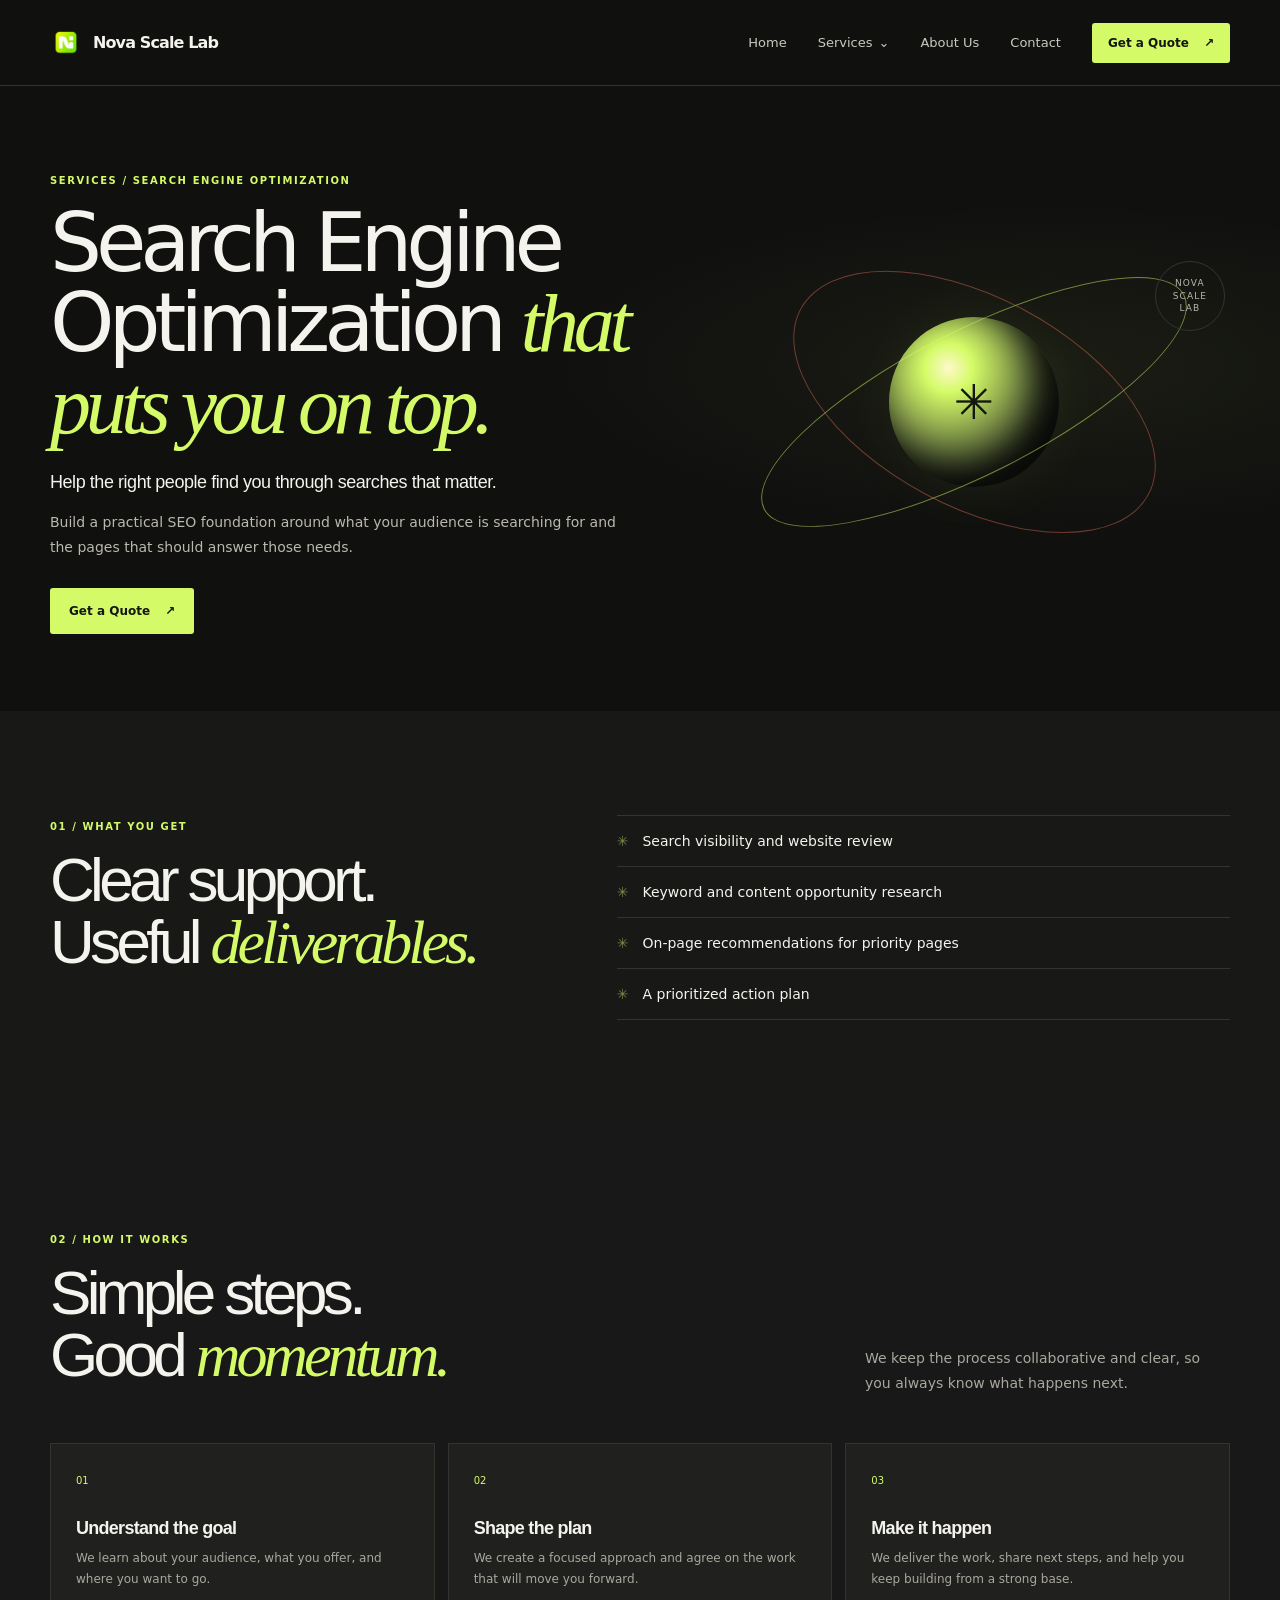
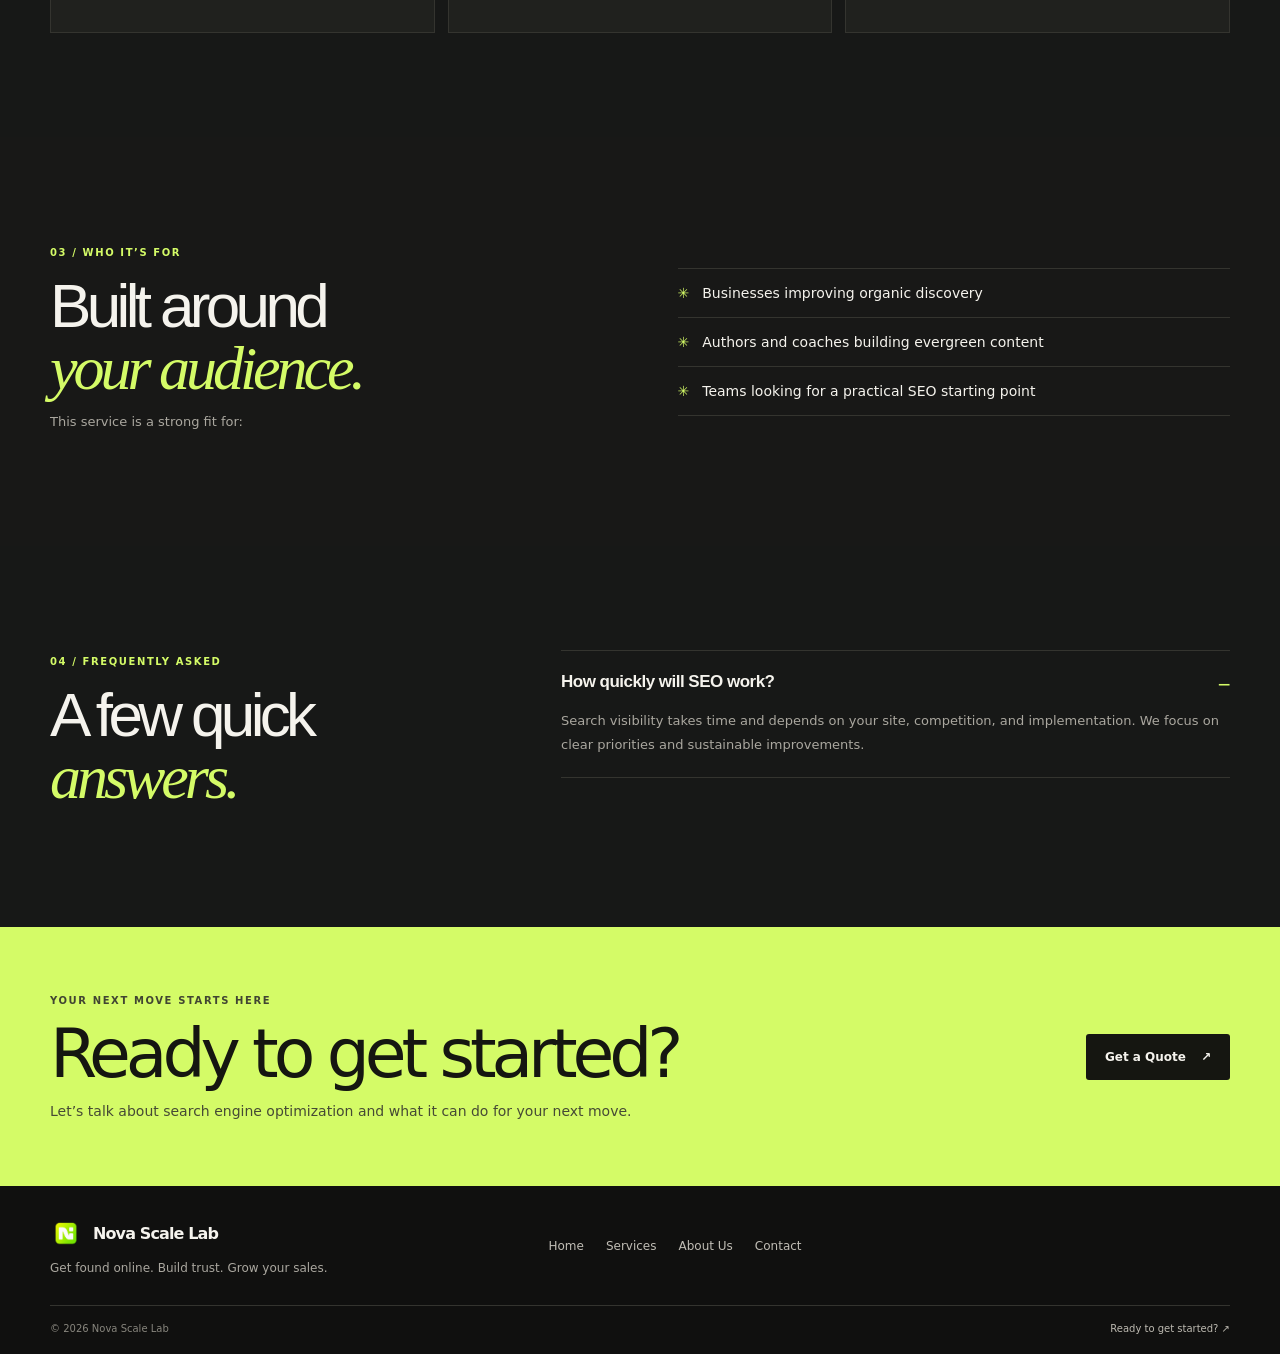
<file: search-engine-optimization.html>
<!doctype html>
<html lang="en">
    <head>
        <meta charset="utf-8">
        <meta name="viewport" content="width=device-width, initial-scale=1">
        <meta name="theme-color" content="#10100f">
        <link rel="icon" type="image/png" href="favicon.png">
        <meta name="description" content="Build a practical SEO foundation around what your audience is searching for and the pages that should answer those needs.">
        <title>Search Engine Optimization | Nova Scale Lab</title>
        <link rel="stylesheet" href="css/style.css">
        <link rel="stylesheet" href="css/service-detail.css">
    </head>
    <body>
        <header class="site-header">
            <div class="wrap header-inner">
                <a class="brand" href="index.html" aria-label="Nova Scale Lab home">
                    <span class="brand-mark" aria-hidden="true">✳</span>
                    <span>Nova Scale Lab</span>
                </a>
                <button class="menu-toggle" type="button" aria-expanded="false" aria-controls="primary-nav">
                    <span class="menu-lines" aria-hidden="true">☰</span>
                    <span class="sr-only">Open menu</span>
                </button>
                <nav class="primary-nav" id="primary-nav" aria-label="Main navigation">
                    <a href="index.html">Home</a>
                    <div class="nav-services">
                        <a class="nav-services-link" href="services.html">Services <span aria-hidden="true">⌄</span></a>
                        <div class="service-dropdown">
                            <a href="book-launch-support.html">Book Launch Support</a>
                            <a href="amazon-a-plus-content.html">Amazon A+ Content</a>
                            <a href="branding-visibility.html">Branding and Visibility</a>
                            <a href="goodreads-listopia-placement.html">Goodreads Listopia Placement</a>
                            <a href="sales-funnel-creation.html">Sales Funnel Creation</a>
                            <a href="google-business-profile-optimization.html">Google Business Profile Optimization</a>
                            <a href="search-engine-optimization.html">Search Engine Optimization</a>
                        </div>
                    </div>
                    <a href="about.html">About Us</a>
                    <a href="contact.html">Contact</a>
                    <a class="button button-primary nav-quote" href="contact.html">Get a Quote <span aria-hidden="true">↗</span></a>
                </nav>
            </div>
        </header>
        <main>
            <section class="detail-hero">
                <div class="wrap detail-hero-grid">
                    <div>
                        <span class="eyebrow">Services / Search Engine Optimization</span>
                        <h1>Search Engine Optimization <em>that puts you on top.</em></h1>
                        <p class="detail-promise">Help the right people find you through searches that matter.</p>
                        <p>Build a practical SEO foundation around what your audience is searching for and the pages that should answer those needs.</p>
                        <a class="button button-primary" href="contact.html?service=search-engine-optimization">Get a Quote <span aria-hidden="true">↗</span></a>
                    </div>
                    <div class="detail-art" aria-hidden="true">
                        <span class="detail-art-ring"></span>
                        <span class="detail-art-core">✳</span>
                        <span class="detail-art-label">NOVA<br>SCALE<br>LAB</span>
                    </div>
                </div>
            </section>
            <section class="included-section section-pad">
                <div class="wrap detail-split">
                    <div>
                        <span class="eyebrow">01 / What you get</span>
                        <h2>Clear support.<br>Useful <em>deliverables.</em></h2>
                    </div>
                    <ul class="included-list">
                        <li><span>✳</span>Search visibility and website review</li>
                        <li><span>✳</span>Keyword and content opportunity research</li>
                        <li><span>✳</span>On-page recommendations for priority pages</li>
                        <li><span>✳</span>A prioritized action plan</li>
                    </ul>
                </div>
            </section>
            <section class="process-section section-pad">
                <div class="wrap">
                    <div class="section-intro">
                        <div>
                            <span class="eyebrow">02 / How it works</span>
                            <h2>Simple steps.<br>Good <em>momentum.</em></h2>
                        </div>
                        <p>We keep the process collaborative and clear, so you always know what happens next.</p>
                    </div>
                    <div class="process-grid">
                        <article>
                            <span>01</span><h3>Understand the goal</h3>
                            <p>We learn about your audience, what you offer, and where you want to go.</p>
                        </article>
                        <article>
                            <span>02</span><h3>Shape the plan</h3>
                            <p>We create a focused approach and agree on the work that will move you forward.</p>
                        </article>
                        <article>
                            <span>03</span><h3>Make it happen</h3>
                            <p>We deliver the work, share next steps, and help you keep building from a strong base.</p>
                        </article>
                    </div>
                </div>
            </section>
            <section class="audience-section section-pad">
                <div class="wrap audience-layout">
                    <div>
                        <span class="eyebrow">03 / Who it’s for</span>
                        <h2>Built around<br><em>your audience.</em></h2>
                        <p>This service is a strong fit for:</p>
                    </div>
                    <ul class="audience-list">
                        <li>Businesses improving organic discovery</li>
                        <li>Authors and coaches building evergreen content</li>
                        <li>Teams looking for a practical SEO starting point</li>
                    </ul>
                </div>
            </section>
            <section class="faq-section section-pad">
                <div class="wrap faq-layout">
                    <div>
                        <span class="eyebrow">04 / Frequently asked</span>
                        <h2>A few quick <em>answers.</em></h2>
                    </div>
                    <details class="faq-item" open>
                        <summary>How quickly will SEO work?</summary>
                        <p>Search visibility takes time and depends on your site, competition, and implementation. We focus on clear priorities and sustainable improvements.</p>
                    </details>
                </div>
            </section>
            <section class="closing-cta">
                <div class="wrap cta-inner">
                    <div>
                        <span class="eyebrow">Your next move starts here</span>
                        <h2>Ready to get started?</h2>
                        <p>Let’s talk about search engine optimization and what it can do for your next move.</p>
                    </div>
                    <a class="button button-dark" href="contact.html">Get a Quote <span aria-hidden="true">↗</span></a>
                </div>
            </section>
        </main>
        <footer class="site-footer">
            <div class="wrap footer-main">
                <div>
                    <a class="brand" href="index.html">
                        <span class="brand-mark" aria-hidden="true">✳</span><span>Nova Scale Lab</span>
                    </a>
                    <p>Get found online. Build trust. Grow your sales.</p>
                </div>
                <nav class="footer-links" aria-label="Footer navigation">
                    <a href="index.html">Home</a>
                    <a href="services.html">Services</a>
                    <a href="about.html">About Us</a>
                    <a href="contact.html">Contact</a>
                </nav>
                <!-- <a class="footer-email" href="mailto:hello@novascalelab.com">hello@novascalelab.com <span aria-hidden="true">↗</span></a>-->
            </div>
            <div class="wrap footer-bottom">
                <span>© <span data-year>2026</span> Nova Scale Lab</span>
                <a href="contact.html">Ready to get started? <span aria-hidden="true">↗</span></a>
            </div>
        </footer>
        <script src="js/service-detail.js" defer></script>
        <script src="js/common.js" defer></script>
        <script src="js/service-detail.js" defer></script>
    </body>
</html>
</file>
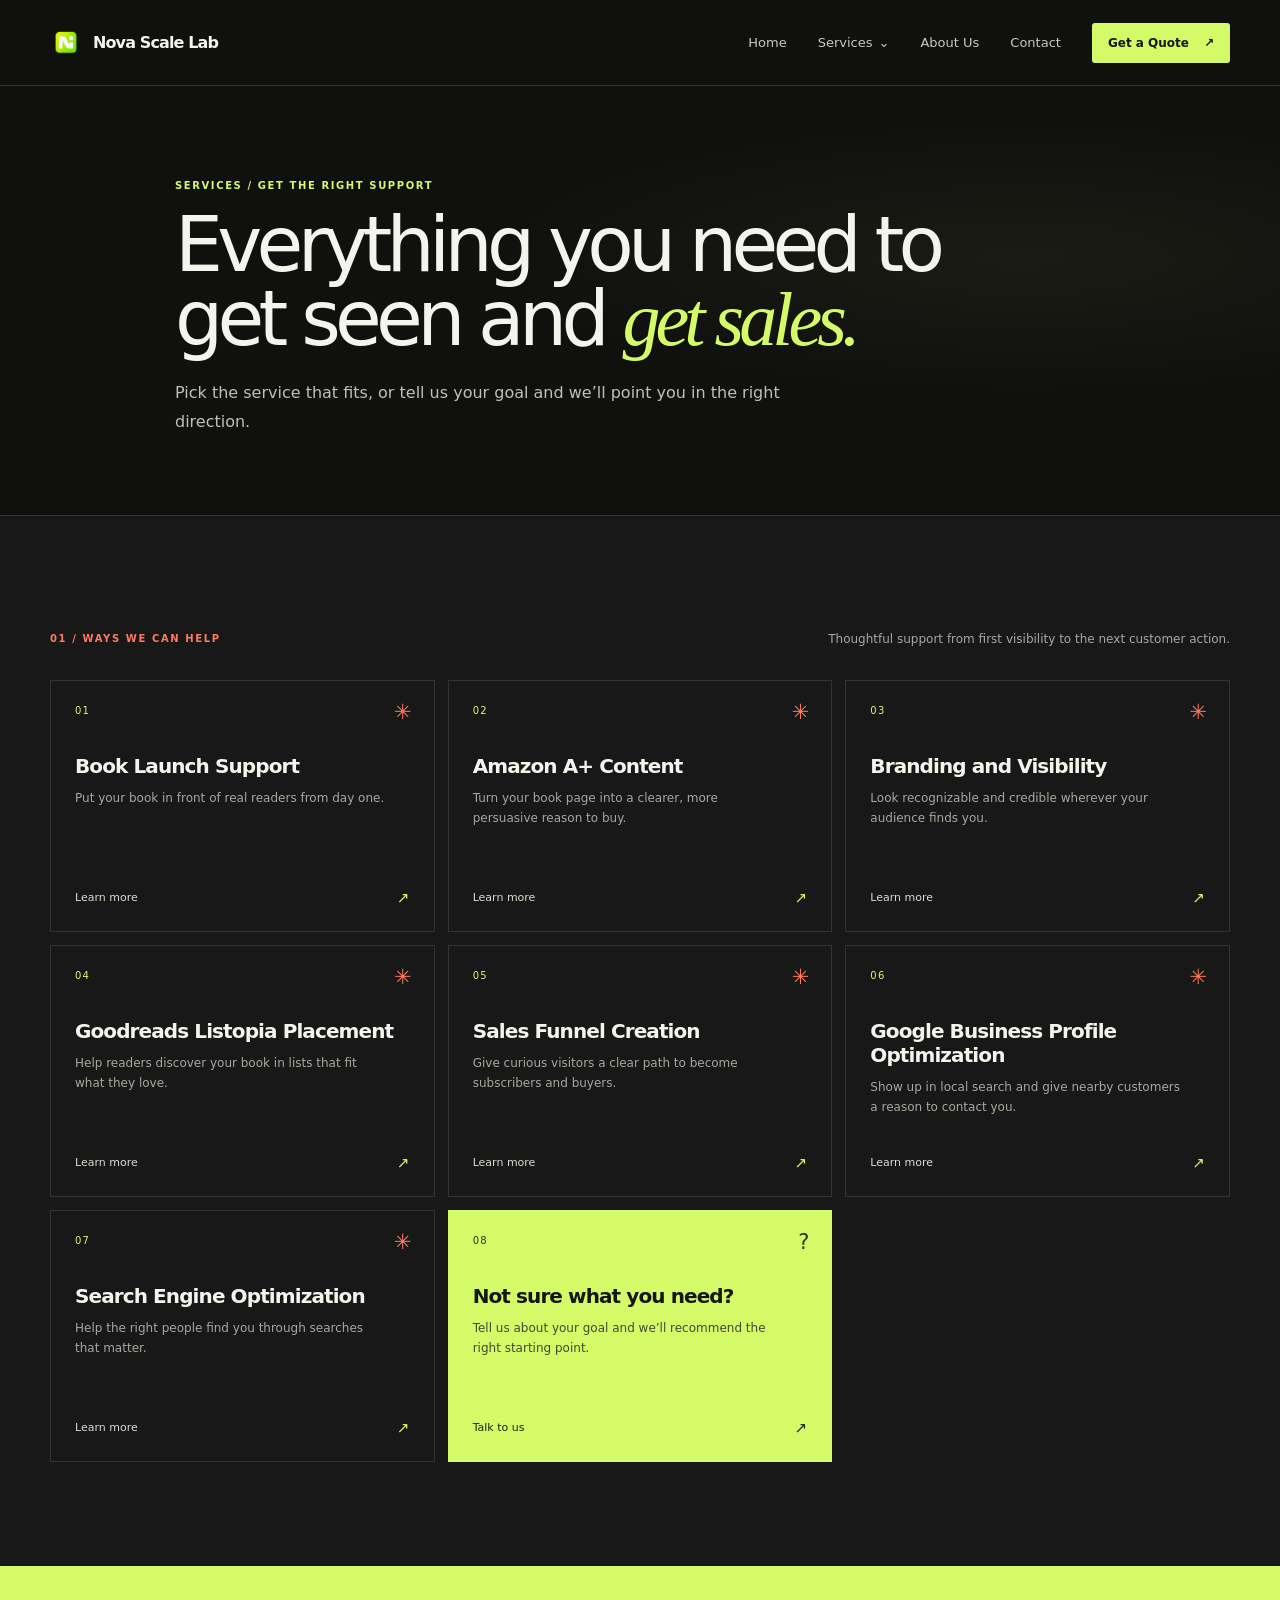
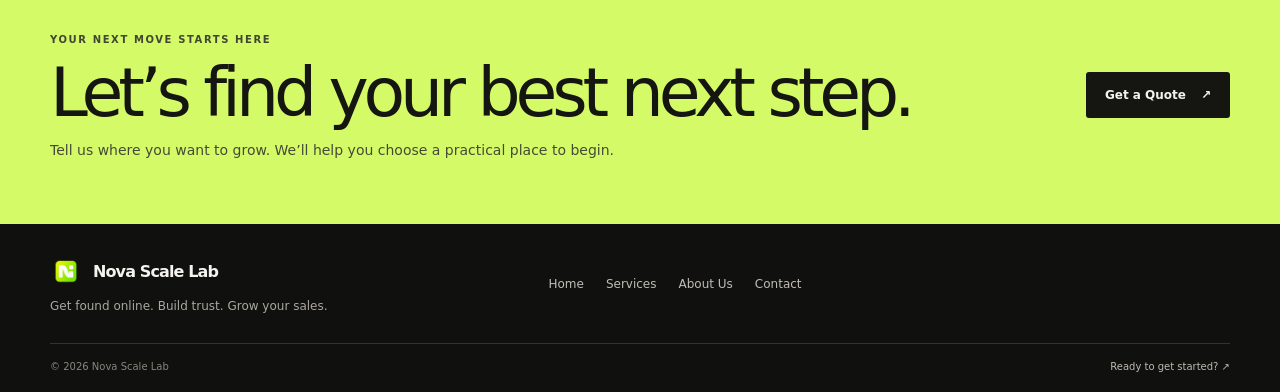
<file: services.html>
<!doctype html>
<html lang="en">
    <head>
        <meta charset="utf-8">
        <meta name="viewport" content="width=device-width, initial-scale=1">
        <meta name="theme-color" content="#10100f">
        <link rel="icon" type="image/png" href="favicon.png">
        <meta name="description" content="Explore book launch support, Amazon A+ content, branding, Goodreads placement, sales funnels, Google Business Profile optimization, and SEO.">
        <title>Services | Nova Scale Lab</title>
        <link rel="stylesheet" href="css/style.css">
        <link rel="stylesheet" href="css/services.css">
    </head>
    <body>
        <header class="site-header">
            <div class="wrap header-inner">
                <a class="brand" href="index.html" aria-label="Nova Scale Lab home">
                    <span class="brand-mark" aria-hidden="true">✳</span><span>Nova Scale Lab</span>
                </a>
                <button class="menu-toggle" type="button" aria-expanded="false" aria-controls="primary-nav">
                    <span class="menu-lines" aria-hidden="true">☰</span>
                    <span class="sr-only">Open menu</span>
                </button>
                <nav class="primary-nav" id="primary-nav" aria-label="Main navigation">
                    <a href="index.html">Home</a>
                    <div class="nav-services">
                        <a class="nav-services-link" href="services.html">Services <span aria-hidden="true">⌄</span></a>
                        <div class="service-dropdown">
                            <a href="book-launch-support.html">Book Launch Support</a>
                            <a href="amazon-a-plus-content.html">Amazon A+ Content</a>
                            <a href="branding-visibility.html">Branding and Visibility</a>
                            <a href="goodreads-listopia-placement.html">Goodreads Listopia Placement</a>
                            <a href="sales-funnel-creation.html">Sales Funnel Creation</a>
                            <a href="google-business-profile-optimization.html">Google Business Profile Optimization</a>
                            <a href="search-engine-optimization.html">Search Engine Optimization</a>
                        </div>
                    </div>
                    <a href="about.html">About Us</a>
                    <a href="contact.html">Contact</a>
                    <a class="button button-primary nav-quote" href="contact.html">Get a Quote <span aria-hidden="true">↗</span></a>
                </nav>
            </div>
        </header>
        <main>
            <section class="page-hero">
                <div class="wrap page-hero-inner">
                    <span class="eyebrow">Services / Get the right support</span>
                    <h1>Everything you need to get seen and <em>get sales.</em></h1>
                    <p>Pick the service that fits, or tell us your goal and we’ll point you in the right direction.</p>
                </div>
            </section>
            <section class="services-overview section-pad">
                <div class="wrap">
                    <div class="overview-top">
                        <span class="eyebrow">01 / Ways we can help</span>
                        <p>Thoughtful support from first visibility to the next customer action.</p>
                    </div>
                    <div class="service-card-grid">
                        <a class="service-card" href="book-launch-support.html">
                            <span class="card-number">01</span>
                            <span class="card-icon" aria-hidden="true">✳</span>
                            <h2>Book Launch Support</h2>
                            <p>Put your book in front of real readers from day one.</p>
                            <span class="card-link">Learn more <b aria-hidden="true">↗</b></span>
                        </a>
                        <a class="service-card" href="amazon-a-plus-content.html">
                            <span class="card-number">02</span>
                            <span class="card-icon" aria-hidden="true">✳</span>
                            <h2>Amazon A+ Content</h2>
                            <p>Turn your book page into a clearer, more persuasive reason to buy.</p>
                            <span class="card-link">Learn more <b aria-hidden="true">↗</b></span>
                        </a>
                        <a class="service-card" href="branding-visibility.html">
                            <span class="card-number">03</span>
                            <span class="card-icon" aria-hidden="true">✳</span>
                            <h2>Branding and Visibility</h2>
                            <p>Look recognizable and credible wherever your audience finds you.</p>
                            <span class="card-link">Learn more <b aria-hidden="true">↗</b></span>
                        </a>
                        <a class="service-card" href="goodreads-listopia-placement.html">
                            <span class="card-number">04</span>
                            <span class="card-icon" aria-hidden="true">✳</span>
                            <h2>Goodreads Listopia Placement</h2>
                            <p>Help readers discover your book in lists that fit what they love.</p>
                            <span class="card-link">Learn more <b aria-hidden="true">↗</b></span>
                        </a>
                        <a class="service-card" href="sales-funnel-creation.html">
                            <span class="card-number">05</span>
                            <span class="card-icon" aria-hidden="true">✳</span>
                            <h2>Sales Funnel Creation</h2>
                            <p>Give curious visitors a clear path to become subscribers and buyers.</p>
                            <span class="card-link">Learn more <b aria-hidden="true">↗</b></span>
                        </a>
                        <a class="service-card" href="google-business-profile-optimization.html">
                            <span class="card-number">06</span>
                            <span class="card-icon" aria-hidden="true">✳</span>
                            <h2>Google Business Profile Optimization</h2>
                            <p>Show up in local search and give nearby customers a reason to contact you.</p>
                            <span class="card-link">Learn more <b aria-hidden="true">↗</b></span>
                        </a>
                        <a class="service-card" href="search-engine-optimization.html">
                            <span class="card-number">07</span>
                            <span class="card-icon" aria-hidden="true">✳</span>
                            <h2>Search Engine Optimization</h2>
                            <p>Help the right people find you through searches that matter.</p>
                            <span class="card-link">Learn more <b aria-hidden="true">↗</b></span>
                        </a>
                        <a class="service-card service-card-question" href="contact.html">
                            <span class="card-number">08</span>
                            <span class="card-icon" aria-hidden="true">?</span>
                            <h2>Not sure what you need?</h2>
                            <p>Tell us about your goal and we’ll recommend the right starting point.</p>
                            <span class="card-link">Talk to us <b aria-hidden="true">↗</b></span>
                        </a>
                    </div>
                </div>
            </section>
            <section class="closing-cta">
                <div class="wrap cta-inner">
                    <div>
                        <span class="eyebrow">Your next move starts here</span>
                        <h2>Let’s find your best next step.</h2>
                        <p>Tell us where you want to grow. We’ll help you choose a practical place to begin.</p>
                    </div>
                    <a class="button button-dark" href="contact.html">Get a Quote <span aria-hidden="true">↗</span></a>
                </div>
            </section>
        </main>
        <footer class="site-footer">
            <div class="wrap footer-main">
                <div>
                    <a class="brand" href="index.html">
                        <span class="brand-mark" aria-hidden="true">✳</span><span>Nova Scale Lab</span>
                    </a>
                    <p>Get found online. Build trust. Grow your sales.</p>
                </div>
                <nav class="footer-links" aria-label="Footer navigation">
                    <a href="index.html">Home</a>
                    <a href="services.html">Services</a>
                    <a href="about.html">About Us</a>
                    <a href="contact.html">Contact</a>
                </nav>
                <!-- <a class="footer-email" href="mailto:hello@novascalelab.com">hello@novascalelab.com <span aria-hidden="true">↗</span></a>-->
            </div>
            <div class="wrap footer-bottom">
                <span>© <span data-year>2026</span> Nova Scale Lab</span>
                <a href="contact.html">Ready to get started? <span aria-hidden="true">↗</span></a>
            </div>
        </footer>
        <script src="js/common.js" defer></script>
    </body>
</html>
</file>
<file: css/style.css>
:root{
    color-scheme:dark;
    --bg:#10100f;
    --panel:#171817;
    --panel-2:#1d1e1b;
    --ink:#f5f3ed;
    --muted:#aaa79f;
    --line:#34342f;
    --lime:#d4fb67;
    --orange:#ff795f;
    --ink-dark:#151611;
    font-family:'DM Sans',Inter,ui-sans-serif,system-ui,sans-serif;
    font-synthesis:none;
    text-rendering:optimizeLegibility;
    -webkit-font-smoothing:antialiased;
    scroll-behavior:smooth
}
*{box-sizing:border-box}
body{
    margin:0;
    background:var(--bg);
    color:var(--ink)
}
a{
    color:inherit;
    text-decoration:none
}
button,input,select,textarea{font:inherit}
button,a{-webkit-tap-highlight-color:transparent}
.wrap{
    width:min(1180px,calc(100% - 48px));
    margin-inline:auto
}
.sr-only{
    position:absolute;
    width:1px;
    height:1px;
    padding:0;
    margin:-1px;
    overflow:hidden;
    clip:rect(0,0,0,0);
    white-space:nowrap;
    border:0
}
.site-header{
    height:86px;
    border-bottom:1px solid var(--line);
    position:relative;
    z-index:10;
    background:var(--bg)
}
.header-inner{
    height:100%;
    display:flex;
    align-items:center;
    justify-content:space-between
}
.brand{
    display:inline-flex;
    align-items:center;
    gap:11px;
    font:700 16px Inter,ui-sans-serif,system-ui,sans-serif;
    letter-spacing:-.055em
}
.brand-mark{
    display:grid;
    place-items:center;
    width:32px;
    height:32px;
    border-radius:50%;
    background:url('../favicon.png') center/contain no-repeat;
    font-size:0
}
.primary-nav{
    height:100%;
    display:flex;
    align-items:center;
    gap:31px;
    font-size:13px;
    color:#cbc8c0
}
.primary-nav>a:not(.button):hover,.nav-services-link:hover,.footer-links a:hover{color:var(--lime)}
.nav-services{
    height:100%;
    display:flex;
    align-items:center;
    position:relative
}
.nav-services-link{
    display:flex;
    align-items:center;
    gap:6px;
    height:100%
}
.service-dropdown{
    position:absolute;
    display:none;
    top:calc(100% - 1px);
    left:-18px;
    width:260px;
    padding:10px;
    background:#191a18;
    border:1px solid var(--line);
    box-shadow:0 20px 45px #0008
}
.nav-services:hover .service-dropdown,.nav-services:focus-within .service-dropdown{display:grid}
.service-dropdown a{
    padding:10px 12px;
    border-radius:3px;
    font-size:12px
}
.service-dropdown a:hover{
    background:#242520;
    color:var(--lime)
}
.button{
    min-height:46px;
    padding:0 18px;
    display:inline-flex;
    align-items:center;
    justify-content:center;
    gap:15px;
    border:1px solid transparent;
    border-radius:3px;
    font-size:12px;
    font-weight:700;
    transition:transform .2s,background .2s,border-color .2s,color .2s
}
.button:hover{transform:translateY(-2px)}
.button-primary{
    background:var(--lime);
    color:var(--ink-dark)
}
.button-primary:hover{background:#e1ff91}
.button-outline{
    border-color:#77766d;
    color:var(--ink)
}
.button-outline:hover{
    border-color:var(--lime);
    color:var(--lime)
}
.button-dark{
    background:var(--ink-dark);
    color:var(--ink)
}
.button-dark:hover{background:#2c2d27}
.nav-quote{
    min-height:40px;
    padding-inline:15px
}
.menu-toggle{display:none}
.eyebrow{
    display:inline-flex;
    align-items:center;
    gap:9px;
    color:var(--lime);
    font-size:10px;
    font-weight:700;
    letter-spacing:.16em;
    text-transform:uppercase
}
.section-pad{padding:104px 0}
.section-intro{
    display:flex;
    align-items:end;
    justify-content:space-between;
    gap:40px;
    margin-bottom:42px
}
.section-intro h2,.page-hero h1,.detail-hero h1,.home-hero h1{
    font:500 clamp(42px,6vw,76px)/.98 Inter,ui-sans-serif,system-ui,sans-serif;
    letter-spacing:-.075em;
    margin:15px 0 0
}
.section-intro h2 em,.page-hero h1 em,.detail-hero h1 em,.home-hero h1 em,.story-heading h2 em,.why-layout h2 em,.difference-section h2 em,.how-section h2 em,.contact-form-column h2 em,.contact-info-card h2 em,.included-section h2 em,.process-section h2 em,.audience-section h2 em,.faq-section h2 em{
    font-family:Georgia,serif;
    font-weight:400;
    color:var(--lime);
    letter-spacing:-.065em
}
.section-intro>p{
    max-width:365px;
    margin:0 0 5px;
    color:var(--muted);
    font-size:14px;
    line-height:1.8
}
.page-hero{
    padding:88px 0 78px;
    border-bottom:1px solid var(--line);
    background:radial-gradient(ellipse at 80% 40%,#d4fb670d,transparent 37%)
}
.page-hero-inner{max-width:930px}
.page-hero h1{max-width:880px}
.page-hero p{
    max-width:620px;
    color:#c2bfb6;
    font-size:16px;
    line-height:1.8;
    margin:22px 0 0
}
.closing-cta{
    background:var(--lime);
    color:var(--ink-dark);
    padding:62px 0
}
.cta-inner{
    display:flex;
    align-items:center;
    justify-content:space-between;
    gap:35px
}
.cta-inner .eyebrow{color:#414532}
.cta-inner h2{
    font:500 clamp(36px,5.8vw,68px)/1 Inter,ui-sans-serif,system-ui,sans-serif;
    letter-spacing:-.075em;
    margin:12px 0
}
.cta-inner p{
    margin:0;
    color:#464a35;
    font-size:14px;
    line-height:1.65
}
.site-footer{padding:32px 0 20px}
.footer-main{
    display:grid;
    grid-template-columns:1.2fr 1fr 1fr;
    gap:30px;
    align-items:center;
    padding-bottom:30px;
    border-bottom:1px solid var(--line)
}
.footer-main>div>p{
    color:var(--muted);
    font-size:12px;
    margin:11px 0 0
}
.footer-links{
    display:flex;
    justify-content:center;
    gap:22px;
    color:#c0bdb5;
    font-size:12px
}
.footer-email{
    justify-self:end;
    font-size:12px;
    color:var(--lime)
}
.footer-bottom{
    display:flex;
    justify-content:space-between;
    padding-top:17px;
    color:#88867e;
    font-size:10px
}
.footer-bottom a{color:#bdbab1}
.text-link{
    display:inline-flex;
    align-items:center;
    gap:12px;
    color:var(--lime);
    font-size:12px;
    font-weight:700
}
.text-link:hover{gap:17px}
.section-action{margin-top:27px}
.service-card-grid{
    display:grid;
    grid-template-columns:repeat(3,minmax(0,1fr));
    gap:13px
}
.service-card{
    min-height:252px;
    padding:24px;
    background:var(--panel);
    border:1px solid var(--line);
    display:flex;
    flex-direction:column;
    position:relative;
    transition:transform .2s,border-color .2s,background .2s
}
.service-card:hover{
    transform:translateY(-4px);
    border-color:#727a54;
    background:#1b1d18
}
.card-number{
    font-size:10px;
    color:var(--lime);
    letter-spacing:.12em
}
.card-icon{
    position:absolute;
    right:22px;
    top:19px;
    font-size:21px;
    color:var(--orange)
}
.service-card h2,.service-card h3{
    font:600 20px/1.2 Inter,ui-sans-serif,system-ui,sans-serif;
    letter-spacing:-.045em;
    margin:38px 0 10px
}
.service-card p{
    color:var(--muted);
    font-size:12px;
    line-height:1.7;
    margin:0;
    max-width:310px
}
.card-link{
    display:flex;
    justify-content:space-between;
    align-items:center;
    margin-top:auto;
    padding-top:24px;
    color:#dedbd2;
    font-size:11px
}
.card-link b{
    font-size:15px;
    color:var(--lime);
    font-weight:400
}
.service-card-question{
    background:var(--lime);
    color:var(--ink-dark);
    border-color:var(--lime)
}
.service-card-question .card-number,.service-card-question .card-icon{color:#303323}
.service-card-question p{color:#444735}
.service-card-question .card-link{color:#202219}
.service-card-question .card-link b{color:#202219}
.footer-links a,.footer-bottom a,.footer-email,.primary-nav a{transition:color .2s}
@media(max-width:800px){
    .wrap{width:min(100% - 38px,1180px)}
    .site-header{height:74px}
    .menu-toggle{
        display:grid;
        place-items:center;
        width:42px;
        height:40px;
        background:none;
        border:1px solid var(--line);
        border-radius:3px;
        color:var(--ink);
        font-size:17px;
        cursor:pointer
    }
    .primary-nav{
        display:none;
        position:absolute;
        left:0;
        right:0;
        top:73px;
        height:auto;
        padding:12px 20px 20px;
        background:#171817;
        border-bottom:1px solid var(--line);
        align-items:stretch;
        gap:0;
        flex-direction:column
    }
    .primary-nav.is-open{display:flex}
    .primary-nav>a:not(.button),.nav-services-link{
        padding:14px 2px;
        border-bottom:1px solid #2e2f2a
    }
    .nav-services{
        height:auto;
        display:block
    }
    .nav-services-link{
        height:auto;
        justify-content:space-between
    }
    .service-dropdown{
        display:grid;
        position:static;
        width:auto;
        box-shadow:none;
        border:0;
        border-bottom:1px solid var(--line);
        padding:0 0 8px 11px;
        background:transparent
    }
    .service-dropdown a{padding:9px 10px}
    .nav-quote{margin-top:14px}
    .section-pad{padding:76px 0}
    .section-intro{display:block}
    .section-intro>p{margin-top:17px}
    .service-card-grid{grid-template-columns:repeat(2,minmax(0,1fr))}
    .footer-main{grid-template-columns:1fr 1fr}
    .footer-links{
        justify-content:flex-start;
        flex-wrap:wrap
    }
    .footer-email{
        justify-self:start;
        grid-column:1/-1
    }
    .page-hero{padding:68px 0 60px}
}
@media(max-width:540px){
    .wrap{width:min(100% - 34px,1180px)}
    .section-pad{padding:66px 0}
    .section-intro h2,.page-hero h1,.detail-hero h1,.home-hero h1{font-size:clamp(40px,13vw,58px)}
    .service-card-grid{grid-template-columns:1fr}
    .service-card{min-height:218px}
    .cta-inner{
        align-items:flex-start;
        flex-direction:column
    }
    .closing-cta{padding:48px 0}
    .footer-main{
        grid-template-columns:1fr;
        gap:20px
    }
    .footer-email{grid-column:auto}
    .footer-bottom{
        gap:15px;
        flex-direction:column
    }
    .button{min-height:46px}
}
@media(prefers-reduced-motion:reduce){
    :root{scroll-behavior:auto}*,*:before,*:after{transition:none!important}
}
</file>
<file: css/home.css>
.home-hero{
    min-height:590px;
    padding:77px 0 22px;
    position:relative;
    overflow:hidden;
    background:radial-gradient(ellipse at 79% 44%,#d4fb670d,transparent 34%)
}
.hero-layout{
    display:grid;
    grid-template-columns:1.1fr .9fr;
    align-items:center;
    gap:45px
}
.hero-copy{max-width:665px}
.eyebrow-dot{
    width:7px;
    height:7px;
    border-radius:50%;
    background:var(--orange)
}
.home-hero h1{
    font-size:clamp(61px,8.1vw,104px);
    max-width:670px;
    margin:24px 0 20px
}
.hero-copy>p{
    max-width:620px;
    color:#c5c2b9;
    font-size:15px;
    line-height:1.75;
    margin:0
}
.hero-actions{
    display:flex;
    gap:11px;
    margin-top:26px
}
.hero-proof{
    display:flex;
    align-items:center;
    gap:11px;
    margin-top:47px;
    color:#8c8980;
    font-size:10px;
    letter-spacing:.05em
}
.hero-proof i{
    width:4px;
    height:4px;
    background:var(--orange);
    border-radius:50%
}
.hero-art{
    height:390px;
    position:relative;
    display:grid;
    place-items:center
}
.art-sun{
    width:min(66%,285px);
    aspect-ratio:1;
    border-radius:50%;
    display:grid;
    place-items:center;
    position:relative;
    z-index:1;
    background:radial-gradient(circle at 34% 28%,#fffbd4 0,#e5ff8e 5%,#b1d65c 13%,#687943 30%,#30372c 52%,#171916 72%,#10100f 74%);
    box-shadow:inset -30px -30px 55px #080908,0 0 75px #d4fb6715
}
.art-sun span{
    font:800 74px Manrope,sans-serif;
    color:#141611;
    text-shadow:0 1px 4px #fff8
}
.art-orbit{
    position:absolute;
    border:1px solid #d4fb6780;
    border-radius:50%;
    width:88%;
    height:39%;
    transform:rotate(-28deg);
    z-index:2
}
.orbit-two{
    width:80%;
    height:53%;
    transform:rotate(34deg);
    border-color:#ff795f70
}
.art-caption{
    position:absolute;
    right:3%;
    top:9%;
    z-index:3;
    width:75px;
    height:75px;
    border:1px solid var(--line);
    border-radius:50%;
    display:grid;
    place-items:center;
    text-align:center;
    color:#b4b1a7;
    font-size:9px;
    letter-spacing:.1em;
    line-height:1.4;
    transform:rotate(9deg)
}
.art-star{
    position:absolute;
    color:var(--lime);
    font-size:25px
}
.star-one{
    left:9%;
    top:24%
}
.star-two{
    right:14%;
    bottom:17%;
    font-size:17px;
    color:var(--orange)
}
.scroll-cue{
    display:flex;
    align-items:center;
    justify-content:flex-end;
    gap:15px;
    margin-top:3px;
    color:#8d8b82;
    font-size:10px
}
.scroll-arrow{
    width:38px;
    height:38px;
    border:1px solid #66645c;
    border-radius:50%;
    display:grid;
    place-items:center;
    color:var(--lime);
    font-size:16px
}
.service-ticker{
    overflow:hidden;
    padding:17px 0;
    border-block:1px solid var(--line);
    background:#151614
}
.ticker-track{
    display:flex;
    justify-content:space-between;
    gap:28px;
    white-space:nowrap;
    color:#aaa79e;
    font-size:10px;
    letter-spacing:.1em;
    text-transform:uppercase
}
.ticker-track b{
    color:var(--lime);
    font-weight:400;
    margin-left:13px
}
.home-services{
    background:#181817;
    color:var(--ink)
}
.home-services .eyebrow{color:var(--lime)}
.home-services .section-intro h2{color:var(--ink)}
.home-services .section-intro h2 em{color:var(--lime)}
.home-services .section-intro>p{color:var(--muted)}
.home-services .service-card{
    background:#20211e;
    border-color:var(--line)
}
.home-services .service-card:hover{
    border-color:#727a54;
    background:#252620
}
.home-services .service-card p{color:var(--muted)}
.home-services .service-card h3{color:var(--ink)}
.home-services .card-number{color:var(--lime)}
.home-services .card-link{color:var(--ink)}
.home-services .card-link b{color:var(--lime)}
.home-services .text-link{color:var(--lime)}
.why-section{background:#171817}
.why-layout{
    display:grid;
    grid-template-columns:.95fr 1.05fr;
    gap:90px;
    align-items:center
}
.why-layout h2{
    font:500 clamp(42px,5.4vw,69px)/.98 Manrope,sans-serif;
    letter-spacing:-.075em;
    margin:16px 0
}
.why-layout>div:first-child>p{
    max-width:430px;
    color:var(--muted);
    font-size:14px;
    line-height:1.8;
    margin:20px 0 25px
}
.promise-list{border-top:1px solid var(--line)}
.promise-list article{
    display:grid;
    grid-template-columns:35px 1fr 30px;
    gap:15px;
    align-items:center;
    padding:21px 0;
    border-bottom:1px solid var(--line)
}
.promise-list article>span:first-child{
    color:var(--lime);
    font-size:10px
}
.promise-list h3{
    margin:0;
    font:600 19px Manrope,sans-serif;
    letter-spacing:-.04em
}
.promise-list p{
    color:var(--muted);
    font-size:12px;
    margin:6px 0 0
}
.promise-mark{
    color:var(--orange);
    font-size:16px;
    text-align:right
}
@media(max-width:800px){
    .home-hero{
        padding:62px 0 20px;
        min-height:unset
    }
    .hero-layout{
        grid-template-columns:1fr;
        gap:0
    }
    .hero-copy{order:1}
    .hero-art{
        height:300px;
        order:0
    }
    .art-sun{width:205px}
    .art-sun span{font-size:57px}
    .art-orbit{width:80%}
    .hero-proof{
        flex-wrap:wrap;
        margin-top:32px
    }
    .scroll-cue{margin-top:28px}
    .ticker-track{
        justify-content:flex-start;
        min-width:1050px
    }
    .why-layout{
        grid-template-columns:1fr;
        gap:42px
    }
}
@media(max-width:540px){
    .hero-art{height:245px}
    .hero-copy>p{font-size:14px}
    .hero-actions{flex-wrap:wrap}
    .hero-proof{
        gap:8px;
        font-size:9px
    }
    .why-layout h2{font-size:48px}
}
</file>
<file: css/about.css>
.about-page-hero{background:radial-gradient(ellipse at 78% 42%,#ff795f0b,transparent 34%)}
.story-section{
    background:#181817;
    color:var(--ink)
}
.story-layout{
    display:grid;
    grid-template-columns:1fr 1fr;
    gap:90px;
    align-items:center
}
.story-heading .eyebrow,.difference-section .eyebrow,.how-section .eyebrow{color:var(--lime)}
.story-heading h2,.difference-section h2,.how-section h2{
    font:500 clamp(40px,5.1vw,62px)/1 Manrope,sans-serif;
    letter-spacing:-.075em;
    margin:15px 0
}
.story-heading h2 em,.difference-section h2 em,.how-section h2 em{color:var(--lime)}
.story-graphic{
    height:240px;
    margin-top:23px;
    position:relative;
    overflow:hidden;
    background:#20211e;
    display:grid;
    place-items:center
}
.story-orbit{
    position:absolute;
    width:280px;
    height:105px;
    border:1px solid #d4fb6780;
    border-radius:50%;
    transform:rotate(-28deg)
}
.story-star{
    position:absolute;
    right:22%;
    top:21%;
    font-size:26px;
    color:var(--orange)
}
.story-word{
    font:800 24px/1 Manrope,sans-serif;
    letter-spacing:.12em;
    color:var(--ink);
    text-align:center
}
.story-copy{max-width:530px}
.story-copy p{
    font-size:15px;
    line-height:1.85;
    color:var(--muted)
}
.story-copy .lead{
    font:500 23px/1.45 Manrope,sans-serif;
    letter-spacing:-.04em;
    color:var(--ink)
}
.difference-section{background:#171817}
.difference-section .section-intro h2,.how-section .section-intro h2{color:var(--ink)}
.difference-section .section-intro>p,.how-section .section-intro>p{color:var(--muted)}
.difference-grid{
    display:grid;
    grid-template-columns:repeat(3,1fr);
    gap:13px
}
.difference-grid article{
    padding:26px;
    background:#1f201d;
    border:1px solid var(--line);
    min-height:220px
}
.difference-grid article>span{
    color:var(--lime);
    font-size:10px
}
.difference-grid h3{
    font:600 19px/1.2 Manrope,sans-serif;
    letter-spacing:-.04em;
    margin:34px 0 10px
}
.difference-grid p,.principle-grid p{
    font-size:12px;
    line-height:1.75;
    color:var(--muted);
    margin:0
}
.how-section{
    background:#181817;
    color:var(--ink)
}
.principle-grid{
    display:grid;
    grid-template-columns:repeat(3,1fr);
    gap:25px;
    border-top:1px solid var(--line);
    padding-top:21px
}
.principle-grid article{padding-right:15px}
.principle-grid strong{
    font:500 26px Manrope,sans-serif;
    letter-spacing:-.05em;
    color:var(--lime)
}
.principle-grid h3{
    font:600 18px Manrope,sans-serif;
    margin:13px 0 8px
}
.principle-grid p{color:var(--muted)}
@media(max-width:760px){
    .story-layout{
        grid-template-columns:1fr;
        gap:30px
    }
    .story-graphic{max-width:420px}
    .difference-grid{grid-template-columns:1fr}
    .difference-grid article{min-height:unset}
    .difference-grid h3{margin-top:21px}
}
@media(max-width:540px){
    .principle-grid{
        grid-template-columns:1fr;
        gap:22px
    }
    .principle-grid article{
        border-bottom:1px solid var(--line);
        padding-bottom:18px
    }
}
</file>
<file: css/service-detail.css>
.detail-hero{
    padding:83px 0 77px;
    overflow:hidden;
    background:radial-gradient(ellipse at 82% 45%,#d4fb670e,transparent 34%)
}
.detail-hero-grid{
    display:grid;
    grid-template-columns:1.1fr .9fr;
    align-items:center;
    gap:40px
}
.detail-hero h1{
    max-width:710px;
    font-size:clamp(51px,7vw,82px)
}
.detail-hero-grid>div:first-child>p{
    max-width:590px;
    color:#bbb8af;
    font-size:14px;
    line-height:1.8
}
.detail-hero-grid>div:first-child>p.detail-promise{
    color:var(--ink);
    font:500 18px/1.5 Manrope,sans-serif;
    letter-spacing:-.025em;
    margin:23px 0 10px
}
.detail-hero .button{margin-top:14px}
.detail-art{
    height:320px;
    position:relative;
    display:grid;
    place-items:center
}
.detail-art-ring{
    position:absolute;
    width:92%;
    height:45%;
    border:1px solid #d4fb6780;
    border-radius:50%;
    transform:rotate(-27deg)
}
.detail-art-ring:after{
    content:'';
    position:absolute;
    inset:-24% 8%;
    border:1px solid #ff795f66;
    border-radius:50%;
    transform:rotate(55deg)
}
.detail-art-core{
    width:170px;
    height:170px;
    border-radius:50%;
    display:grid;
    place-items:center;
    background:radial-gradient(circle at 35% 30%,#fff8cb,#d4fb67 15%,#778b45 45%,#22241e 75%);
    color:#151611;
    font-size:48px;
    box-shadow:inset -19px -18px 34px #090a08,0 0 60px #d4fb6710
}
.detail-art-label{
    position:absolute;
    right:1%;
    top:6%;
    border:1px solid var(--line);
    border-radius:50%;
    width:70px;
    height:70px;
    display:grid;
    place-items:center;
    text-align:center;
    font-size:9px;
    line-height:1.4;
    color:#b9b6ac;
    letter-spacing:.12em
}
.included-section{
    background:#181817;
    color:var(--ink)
}
.detail-split{
    display:grid;
    grid-template-columns:.9fr 1.1fr;
    gap:65px
}
.included-section .eyebrow,.process-section .eyebrow,.audience-section .eyebrow,.faq-section .eyebrow{color:var(--lime)}
.included-section h2,.process-section h2,.audience-section h2,.faq-section h2{
    font:500 clamp(39px,5vw,62px)/1 Manrope,sans-serif;
    letter-spacing:-.075em;
    margin:15px 0
}
.included-section h2 em,.process-section h2 em,.audience-section h2 em,.faq-section h2 em{color:var(--lime)}
.included-list{
    list-style:none;
    margin:0;
    padding:0;
    border-top:1px solid var(--line)
}
.included-list li{
    display:flex;
    gap:14px;
    align-items:center;
    padding:17px 0;
    border-bottom:1px solid var(--line);
    font-size:14px
}
.included-list li span{color:#778a49}
.process-section{background:#171817}
.process-section .section-intro h2{color:var(--ink)}
.process-section .section-intro>p{color:var(--muted)}
.process-grid{
    display:grid;
    grid-template-columns:repeat(3,1fr);
    gap:13px
}
.process-grid article{
    padding:25px;
    background:#20211e;
    border:1px solid var(--line);
    min-height:190px
}
.process-grid article>span{
    font-size:10px;
    color:var(--lime)
}
.process-grid h3{
    font:600 18px Manrope,sans-serif;
    letter-spacing:-.04em;
    margin:30px 0 9px
}
.process-grid p{
    font-size:12px;
    color:var(--muted);
    line-height:1.7;
    margin:0
}
.audience-section{
    background:#181817;
    color:var(--ink)
}
.audience-layout{
    display:grid;
    grid-template-columns:1fr 1fr;
    gap:75px;
    align-items:center
}
.audience-section>div>div:first-child>p{
    color:var(--muted);
    font-size:13px
}
.audience-list{
    list-style:none;
    padding:0;
    margin:0;
    border-top:1px solid var(--line)
}
.audience-list li{
    padding:16px 0;
    border-bottom:1px solid var(--line);
    font-size:14px
}
.audience-list li:before{
    content:'✳';
    color:var(--lime);
    margin-right:13px
}
.faq-section{background:#171817}
.faq-section h2{color:var(--ink)}
.faq-layout{
    display:grid;
    grid-template-columns:.8fr 1.2fr;
    gap:65px;
    align-items:start
}
.faq-item{
    border-top:1px solid var(--line);
    border-bottom:1px solid var(--line);
    padding:21px 0
}
.faq-item summary{
    cursor:pointer;
    list-style:none;
    font:600 17px Manrope,sans-serif;
    letter-spacing:-.03em
}
.faq-item summary::-webkit-details-marker{display:none}
.faq-item summary:after{
    content:'+';
    float:right;
    color:var(--lime);
    font-size:22px;
    font-weight:400
}
.faq-item[open] summary:after{content:'−'}
.faq-item p{
    color:var(--muted);
    font-size:13px;
    line-height:1.8;
    margin:17px 0 0
}
@media(max-width:760px){
    .detail-hero{padding:62px 0}
    .detail-hero-grid{
        grid-template-columns:1fr;
        gap:5px
    }
    .detail-art{
        height:235px;
        grid-row:1
    }
    .detail-art-core{
        width:140px;
        height:140px
    }
    .detail-split{
        grid-template-columns:1fr;
        gap:22px
    }
    .process-grid{grid-template-columns:1fr}
    .process-grid article{min-height:unset}
    .process-grid h3{margin-top:17px}
    .audience-layout{
        grid-template-columns:1fr;
        gap:25px
    }
    .faq-layout{
        grid-template-columns:1fr;
        gap:18px
    }
}
</file>
<file: css/contact.css>
.contact-page-hero{background:radial-gradient(ellipse at 82% 40%,#d4fb670c,transparent 36%)}
.contact-section{background:#171817}
.contact-layout{
    display:grid;
    grid-template-columns:1.05fr .75fr;
    gap:80px;
    align-items:start
}
.form-heading h2,.contact-info-card h2{
    font:500 clamp(38px,4.5vw,55px)/.98 Manrope,sans-serif;
    letter-spacing:-.075em;
    margin:15px 0 11px
}
.form-heading>p{
    color:var(--muted);
    font-size:13px
}
.quote-form{
    display:grid;
    grid-template-columns:1fr;
    margin-top:28px
}
.quote-form label{
    font-size:12px;
    font-weight:600;
    margin:17px 0 8px
}
.quote-form label span{
    color:var(--muted);
    font-weight:400
}
.quote-form input,.quote-form select,.quote-form textarea{
    width:100%;
    border:1px solid #484941;
    background:#111210;
    color:var(--ink);
    border-radius:2px;
    padding:13px 14px;
    font-size:13px;
    outline:none
}
.quote-form input:focus,.quote-form select:focus,.quote-form textarea:focus{
    border-color:var(--lime);
    box-shadow:0 0 0 2px #d4fb6722
}
.quote-form input::placeholder,.quote-form textarea::placeholder{color:#77766f}
.quote-form select:invalid{color:#77766f}
.quote-form textarea{
    resize:vertical;
    min-height:120px
}
.form-submit-row{
    display:flex;
    align-items:center;
    gap:18px;
    margin-top:22px
}
.form-submit-row p{
    font-size:10px;
    color:var(--muted);
    line-height:1.6
}
.form-status{
    min-height:18px;
    color:var(--lime);
    font-size:12px
}
.contact-aside{
    display:grid;
    gap:14px;
    padding-top:5px
}
.contact-info-card,.expect-card{
    padding:25px;
    background:#20211e;
    border:1px solid var(--line)
}
.contact-info-card h2{margin-bottom:30px}
.contact-detail{
    padding:17px 0 0;
    border-top:1px solid var(--line);
    margin-top:13px
}
.contact-detail>span{
    display:block;
    color:var(--muted);
    font-size:10px;
    margin-bottom:8px
}
.contact-detail a,.contact-detail p{
    font-size:13px;
    margin:0
}
.contact-detail a b{
    color:var(--lime);
    margin-left:6px
}
.expect-card{
    background:var(--lime);
    color:var(--ink-dark);
    border-color:var(--lime)
}
.expect-card .eyebrow{color:#414532}
.expect-card ol{
    list-style:none;
    padding:0;
    margin:16px 0 0
}
.expect-card li{
    display:flex;
    gap:13px;
    align-items:center;
    padding:11px 0;
    border-top:1px solid #16181030;
    font-size:12px
}
.expect-card li span{
    font-size:10px;
    font-weight:700;
    color:#485032
}
@media(max-width:800px){
    .contact-layout{
        grid-template-columns:1fr;
        gap:42px
    }
    .contact-aside{
        grid-template-columns:1fr 1fr
    }
}
@media(max-width:540px){
    .contact-aside{grid-template-columns:1fr}
    .form-submit-row{
        align-items:flex-start;
        flex-direction:column;
        gap:4px
    }
}
</file>
<file: css/services.css>
.services-overview{background:#171817}
.overview-top{
    display:flex;
    align-items:center;
    justify-content:space-between;
    margin-bottom:22px
}
.overview-top .eyebrow{color:var(--orange)}
.overview-top p{
    font-size:12px;
    color:var(--muted)
}
@media(max-width:600px){
    .overview-top{display:block}
    .overview-top p{line-height:1.6}
}
</file>
